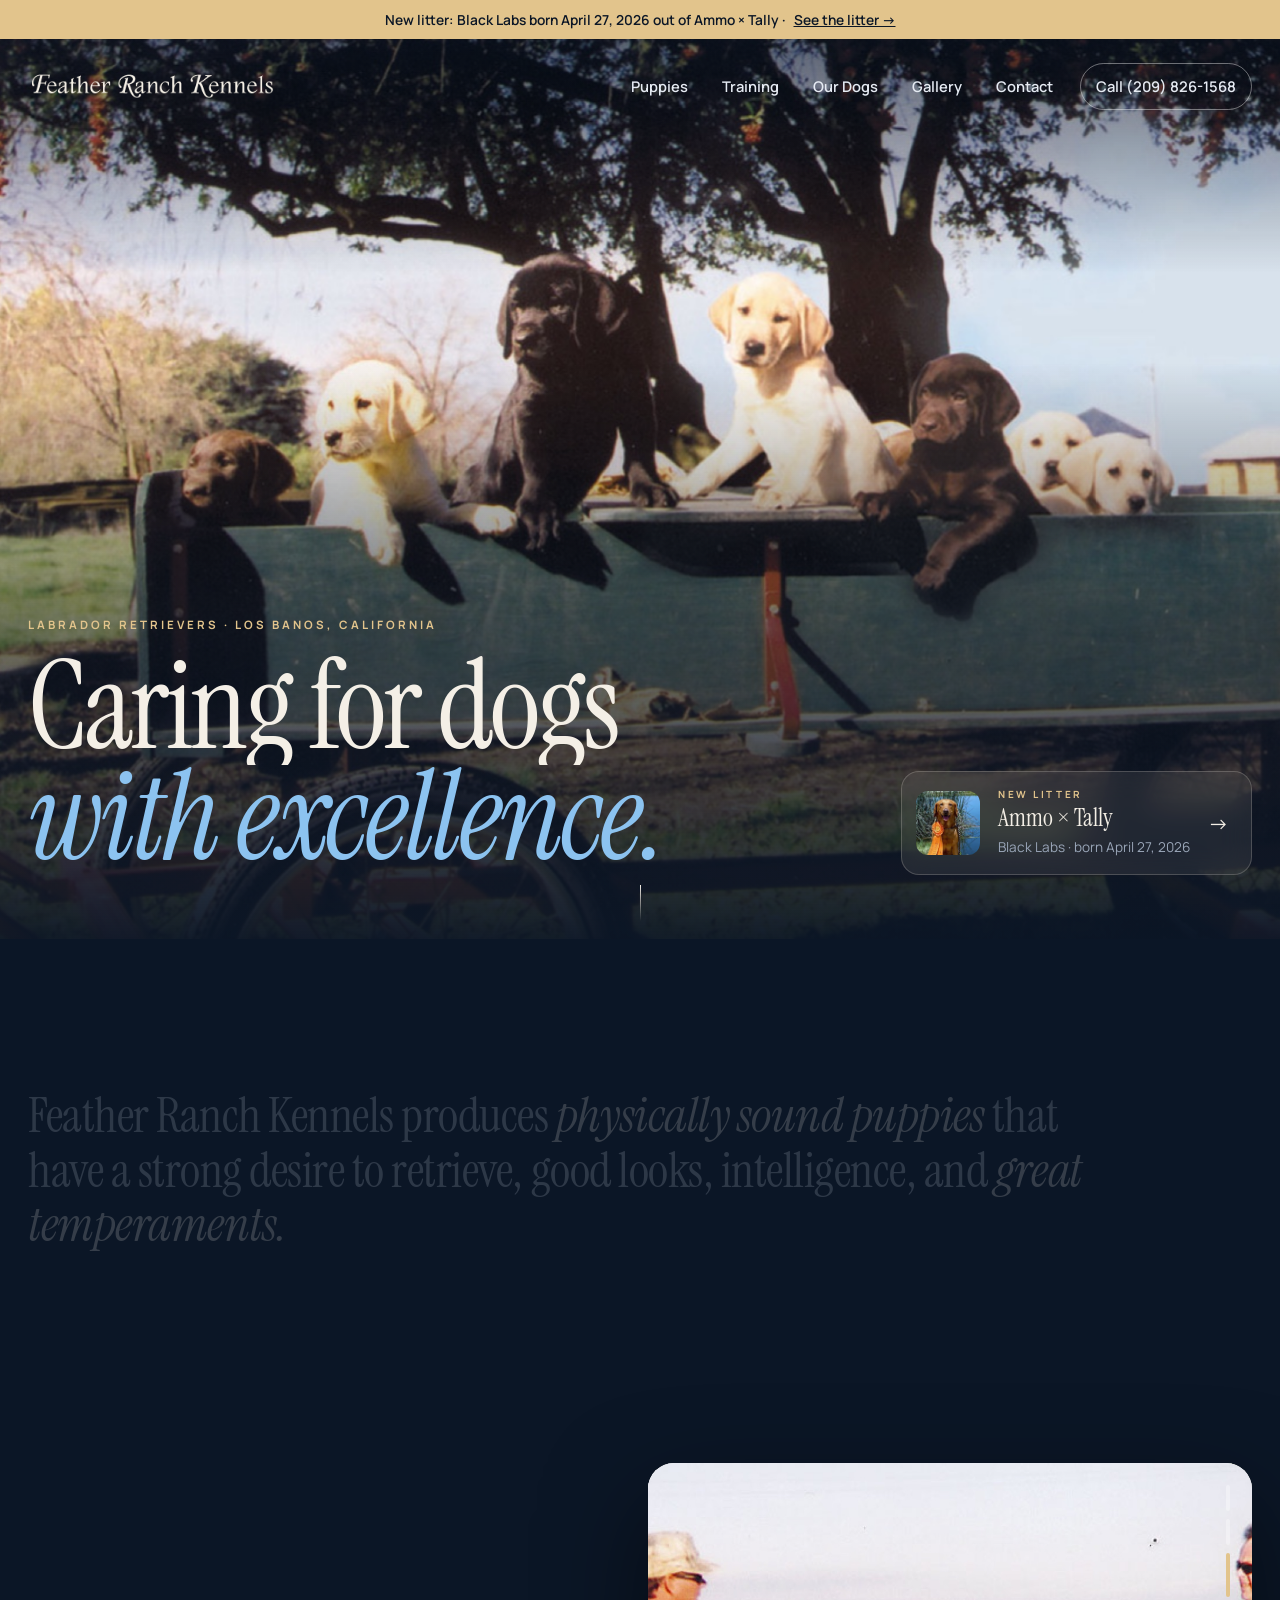
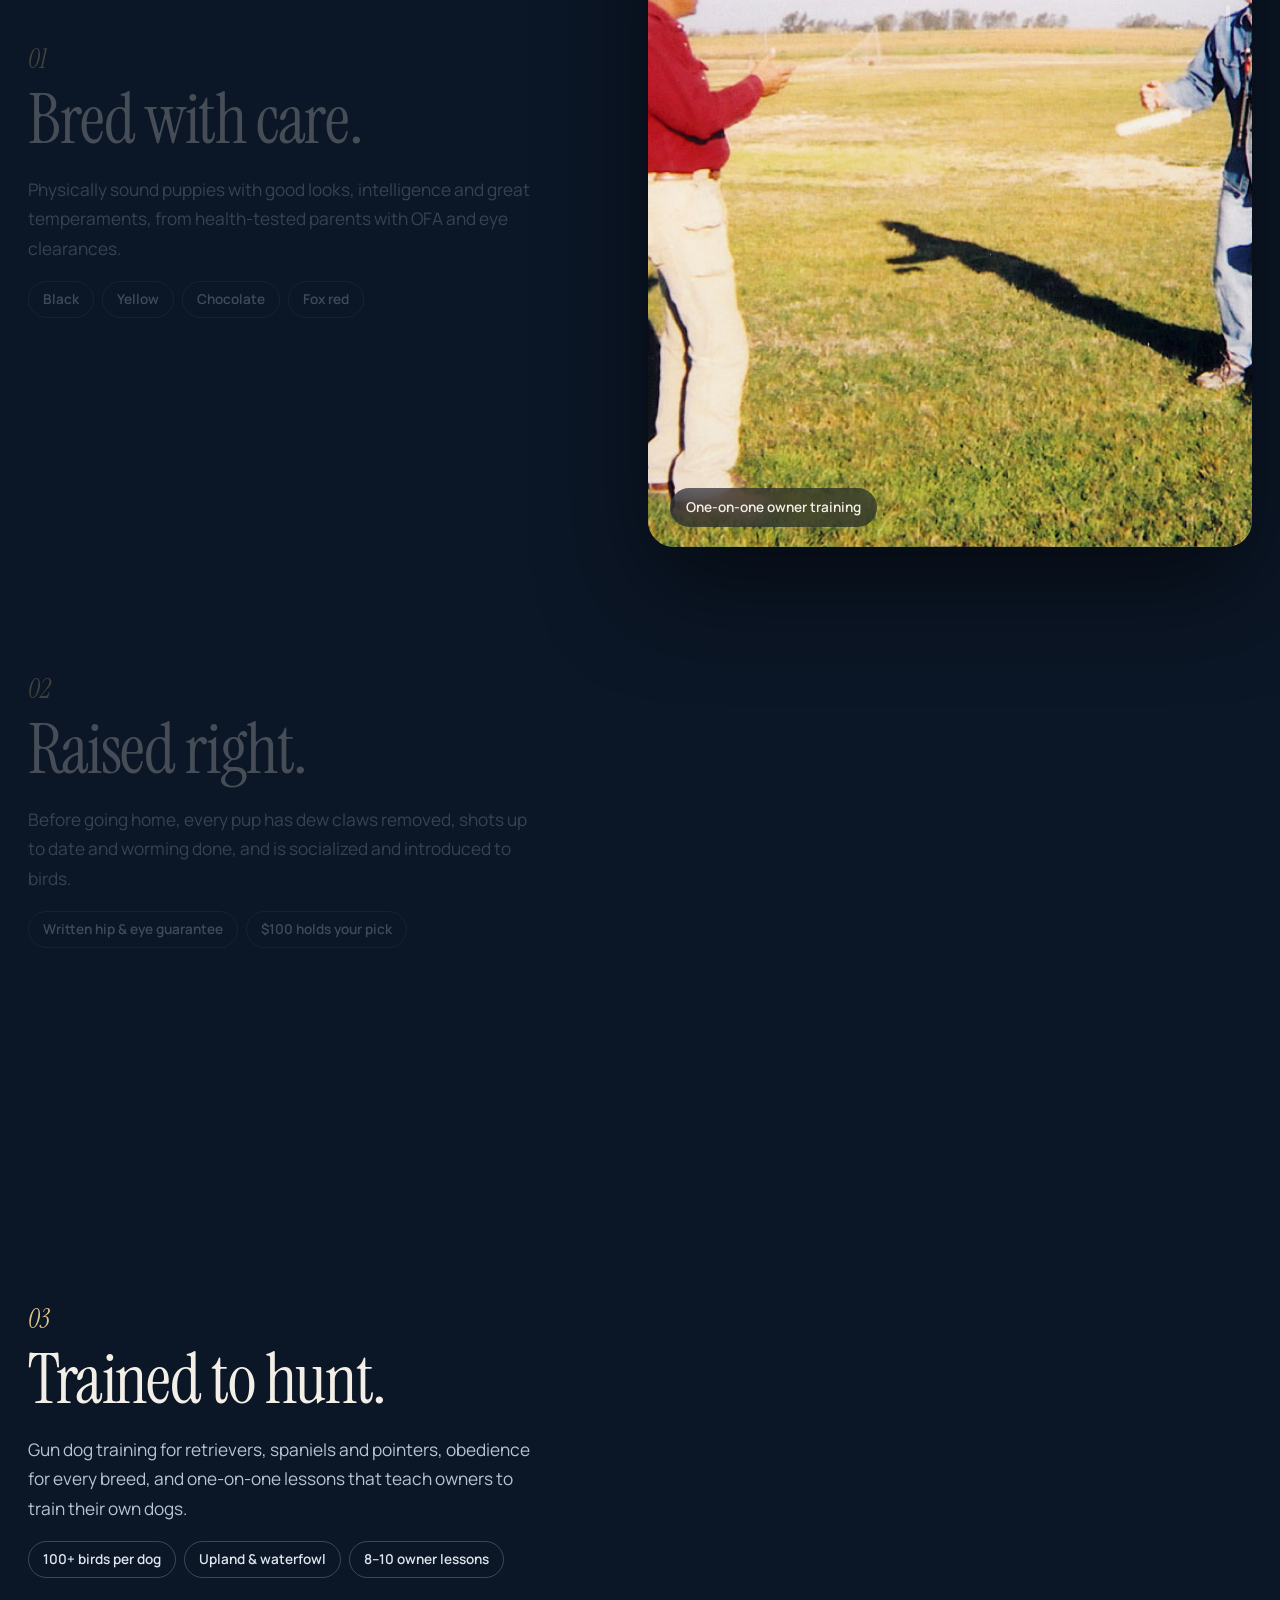
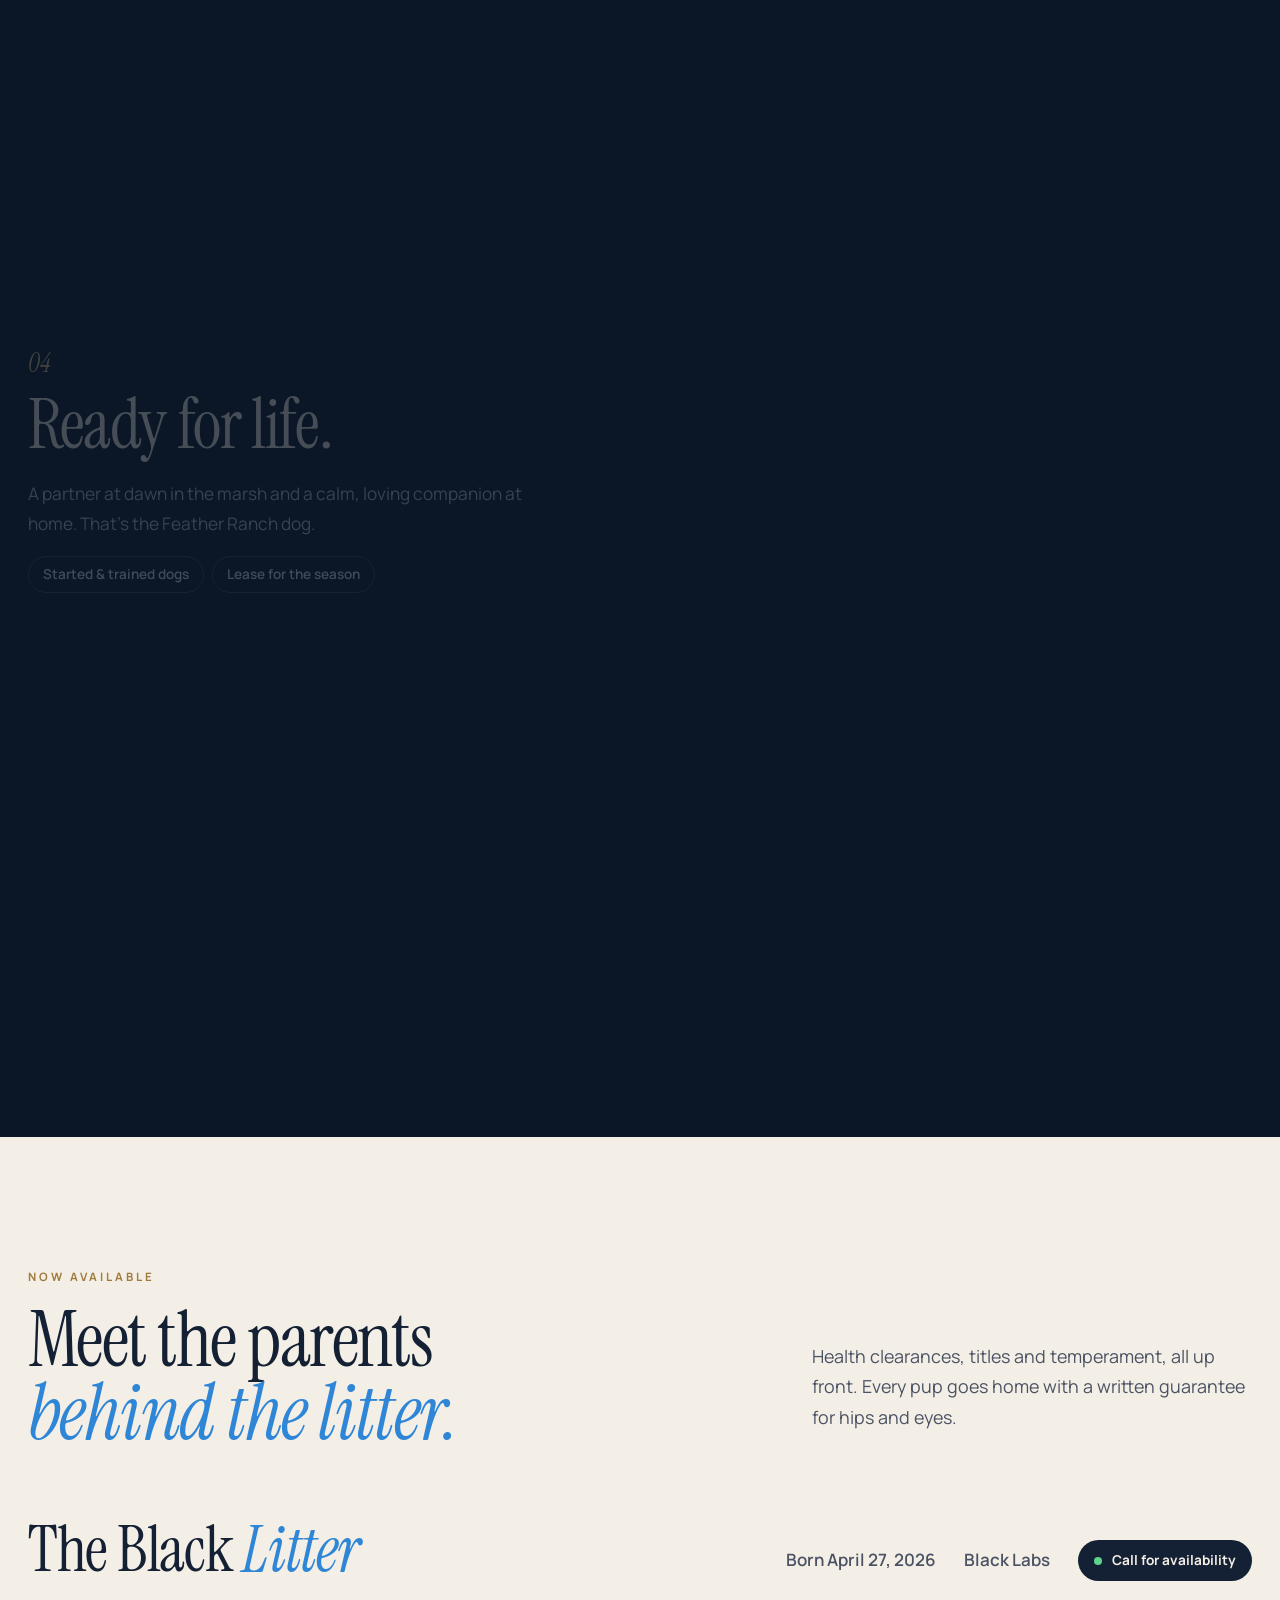
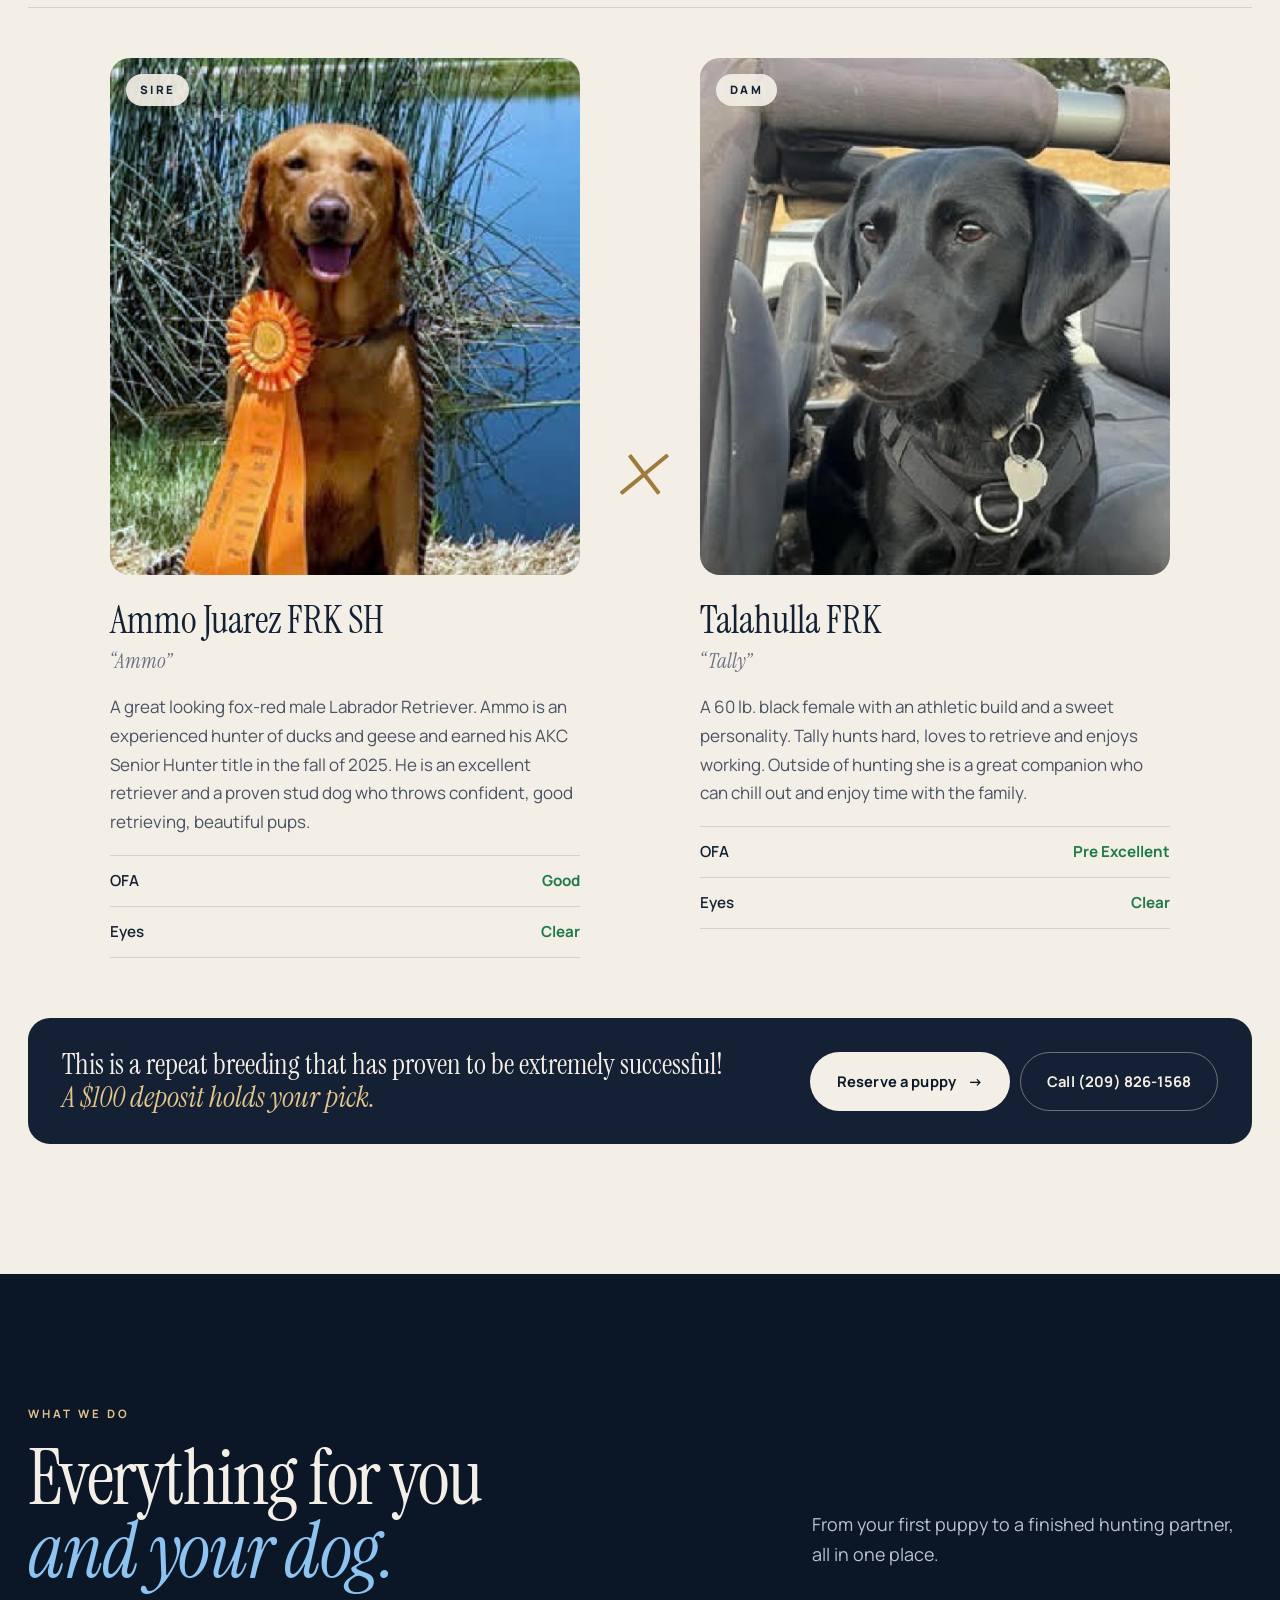
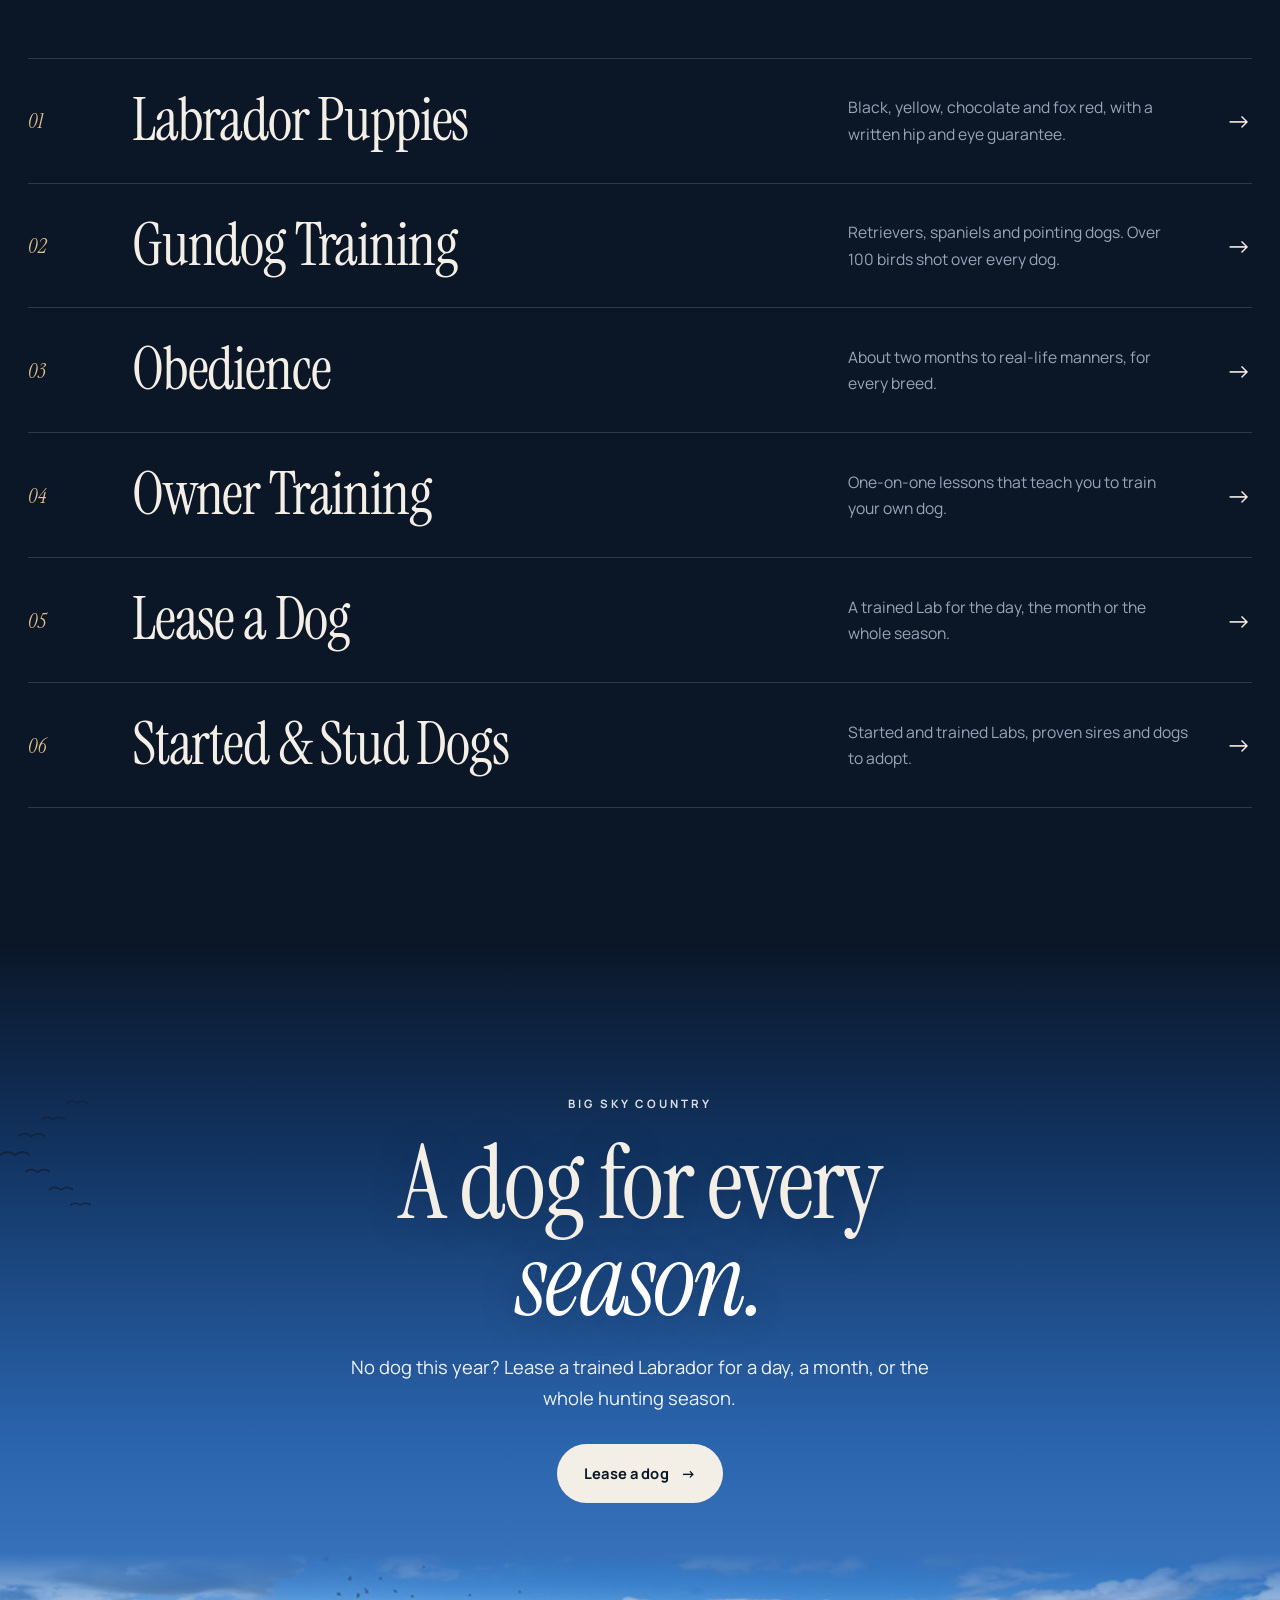
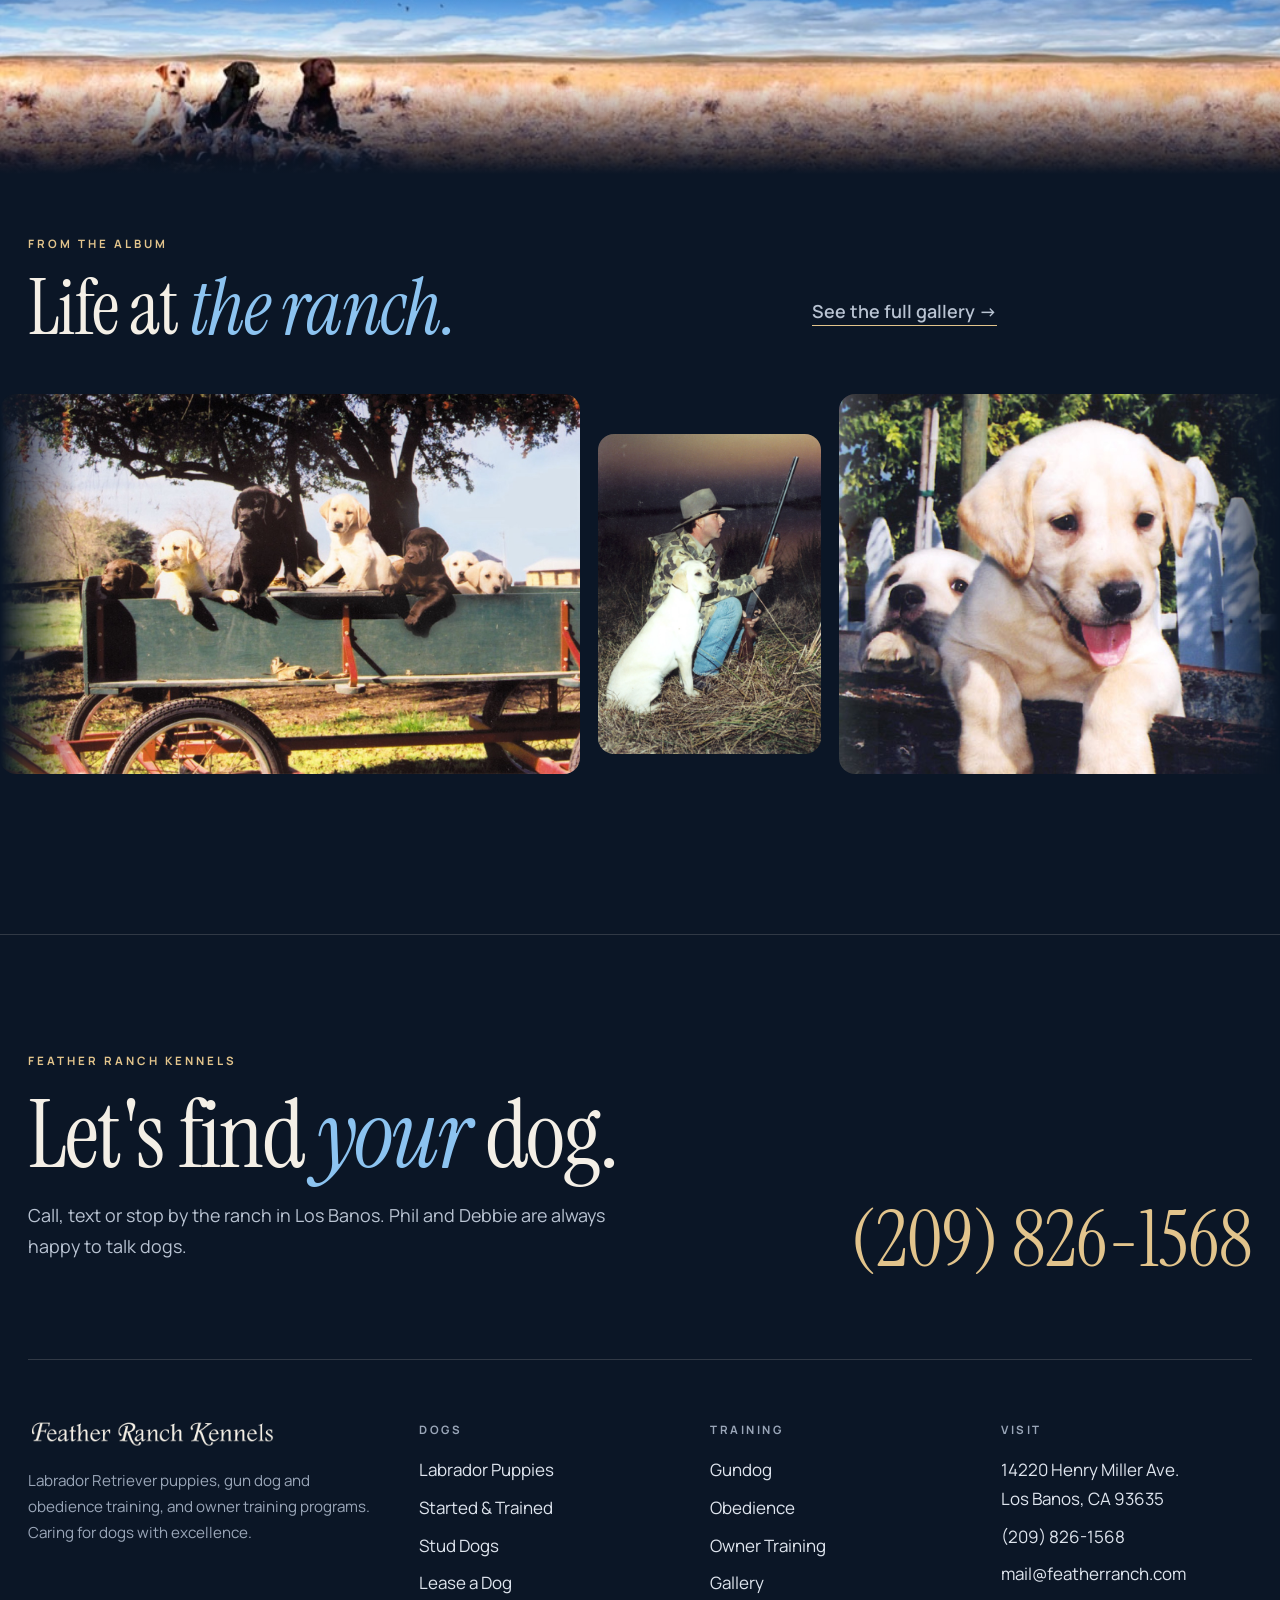
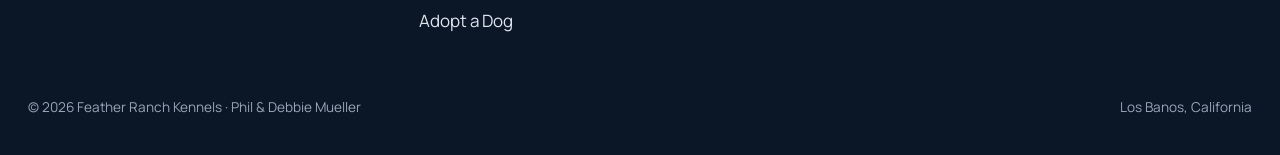
<file: index.html>
<!doctype html>
<html lang="en">
<head>
<meta charset="utf-8">
<meta name="viewport" content="width=device-width, initial-scale=1, viewport-fit=cover">
<title>Feather Ranch Kennels | Labrador Puppies & Gun Dog Training · Los Banos, CA</title>
<meta name="description" content="Black, yellow, chocolate and fox-red Labrador puppies, gun dog training, obedience and owner training from Phil and Debbie Mueller in Los Banos, California.">
<meta property="og:title" content="Feather Ranch Kennels | Labrador Puppies & Gun Dog Training · Los Banos, CA">
<meta property="og:description" content="Black, yellow, chocolate and fox-red Labrador puppies, gun dog training, obedience and owner training from Phil and Debbie Mueller in Los Banos, California.">
<meta property="og:image" content="images/wagon-pups.jpg">
<meta name="theme-color" content="#0b1626">
<link rel="icon" href="data:image/svg+xml,%3Csvg xmlns='http://www.w3.org/2000/svg' viewBox='0 0 64 64'%3E%3Crect width='64' height='64' rx='14' fill='%230b1626'/%3E%3Ctext x='32' y='46' font-family='Georgia' font-style='italic' font-size='40' fill='%23e2c48c' text-anchor='middle'%3EF%3C/text%3E%3C/svg%3E">
<link rel="preconnect" href="https://fonts.googleapis.com">
<link rel="preconnect" href="https://fonts.gstatic.com" crossorigin>
<link href="https://fonts.googleapis.com/css2?family=Instrument+Serif:ital@0;1&family=Manrope:wght@400;500;600;700;800&display=swap" rel="stylesheet">
<link rel="stylesheet" href="styles.css">
<script type="application/ld+json">{"@context":"https://schema.org","@type":"LocalBusiness","name":"Feather Ranch Kennels","description":"Labrador Retriever puppies, gun dog training, obedience training and owner training in Los Banos, California.","telephone":"+1-209-826-1568","email":"mail@featherranch.com","image":"images/wagon-pups.jpg","address":{"@type":"PostalAddress","streetAddress":"14220 Henry Miller Ave.","addressLocality":"Los Banos","addressRegion":"CA","postalCode":"93635","addressCountry":"US"}}</script>
</head>
<body>
<a class="skip" href="#main">Skip to content</a>
<div class="announce" id="announce" hidden></div>
<header class="site"><div class="wrap">
  <a class="brand" href="index.html" aria-label="Feather Ranch Kennels home"><img src="images/logo-white.png" alt="Feather Ranch Kennels" width="642" height="76"></a>
  <nav class="nav" aria-label="Main"><a href="puppies.html">Puppies</a><a href="training.html">Training</a><a href="dogs.html">Our Dogs</a><a href="gallery.html">Gallery</a><a href="contact.html">Contact</a><a class="call" href="tel:2098261568">Call <span class="callnum">(209) 826-1568</span></a><button class="menu-btn" aria-expanded="false" aria-controls="overlay-menu"><b>Menu</b><i></i></button></nav>
</div></header>
<div class="overlay-menu" id="overlay-menu"><a href="index.html" aria-current="page">Home</a><a href="puppies.html">Puppies</a><a href="training.html">Training</a><a href="dogs.html">Our Dogs</a><a href="gallery.html">Gallery</a><a href="contact.html">Contact</a><div class="meta">Phil &amp; Debbie Mueller<br><a href="tel:2098261568">(209) 826-1568</a><br><a href="mailto:mail@featherranch.com">mail@featherranch.com</a></div></div>
<main id="main">

<section class="hero">
  <div class="hero-media"><img src="images/wagon-pups.jpg" alt="A wagon full of black, yellow and chocolate Lab puppies" fetchpriority="high"></div>
  <div class="hero-copy"><div class="wrap">
    <div><span class="label">Labrador Retrievers · Los Banos, California</span>
      <h1><span class="rise"><span>Caring for dogs</span></span><span class="rise"><span><i>with excellence.</i></span></span></h1></div>
    <a class="now" href="#litter"><img src="images/ammo.jpg" alt=""><div><span class="label">New litter</span><b>Ammo × Tally</b><small>Black Labs · born April 27, 2026</small></div><span class="arrow">→</span></a>
  </div></div>
  <div class="scroll-cue" aria-hidden="true"></div>
</section>

<section class="statement wrap"><p id="statement">Feather Ranch Kennels produces <em>physically sound puppies</em> that have a strong desire to retrieve, good looks, intelligence, and <em>great temperaments.</em></p></section>

<section class="story wrap">
  <div class="steps">
    <article class="step" data-i="0"><img class="step-photo" src="images/yellow-pups-fence.jpg" alt="" loading="lazy" style="object-position:center 35%"><span class="num">01</span><h2>Bred with care.</h2><p>Physically sound puppies with good looks, intelligence and great temperaments, from health-tested parents with OFA and eye clearances.</p><ul class="tags"><li>Black</li><li>Yellow</li><li>Chocolate</li><li>Fox red</li></ul></article>
    <article class="step" data-i="1"><img class="step-photo" src="images/puppy-2.jpg" alt="" loading="lazy" style="object-position:center"><span class="num">02</span><h2>Raised right.</h2><p>Before going home, every pup has dew claws removed, shots up to date and worming done, and is socialized and introduced to birds.</p><ul class="tags"><li>Written hip &amp; eye guarantee</li><li>$100 holds your pick</li></ul></article>
    <article class="step" data-i="2"><img class="step-photo" src="images/ownertrain-1.jpg" alt="" loading="lazy" style="object-position:center"><span class="num">03</span><h2>Trained to hunt.</h2><p>Gun dog training for retrievers, spaniels and pointers, obedience for every breed, and one-on-one lessons that teach owners to train their own dogs.</p><ul class="tags"><li>100+ birds per dog</li><li>Upland &amp; waterfowl</li><li>8–10 owner lessons</li></ul></article>
    <article class="step" data-i="3"><img class="step-photo" src="images/marsh-yellow-lab.jpg" alt="" loading="lazy" style="object-position:center 55%"><span class="num">04</span><h2>Ready for life.</h2><p>A partner at dawn in the marsh and a calm, loving companion at home. That's the Feather Ranch dog.</p><ul class="tags"><li>Started &amp; trained dogs</li><li>Lease for the season</li></ul></article>
  </div>
  <div class="stage" aria-hidden="true">
    <div class="progress"><i class="on"></i><i></i><i></i><i></i></div>
    <figure class="show"><img src="images/yellow-pups-fence.jpg" alt="" style="object-position:center 35%"><figcaption>Bred at Feather Ranch</figcaption></figure>
    <figure><img src="images/puppy-2.jpg" alt=""><figcaption>Chocolate, yellow &amp; black</figcaption></figure>
    <figure><img src="images/ownertrain-1.jpg" alt=""><figcaption>One-on-one owner training</figcaption></figure>
    <figure><img src="images/marsh-yellow-lab.jpg" alt="" style="object-position:center 55%"><figcaption>Steady at dusk</figcaption></figure>
  </div>
</section>

<section class="paper chapter" id="litter" style="scroll-margin-top:60px"><div class="wrap">
  <div class="chapter-head reveal"><div><span class="label">Now available</span><h2>Meet the parents<br><i>behind the litter.</i></h2></div><p class="lede">Health clearances, titles and temperament, all up front. Every pup goes home with a written guarantee for hips and eyes.</p></div>
  <div id="litter-box" class="reveal"></div>
</div></section>

<section class="chapter"><div class="wrap">
  <div class="chapter-head reveal"><div><span class="label">What we do</span><h2>Everything for you<br><i>and your dog.</i></h2></div><p class="lede">From your first puppy to a finished hunting partner, all in one place.</p></div>
  <nav class="index reveal" aria-label="Services"><a href="puppies.html"><span class="n">01</span><img class="thumb" src="images/puppy-2.jpg" alt="" loading="lazy"><h3>Labrador Puppies</h3><p>Black, yellow, chocolate and fox red, with a written hip and eye guarantee.</p><span class="go">→</span></a><a href="training.html#gundog"><span class="n">02</span><img class="thumb" src="images/lease-pheasants.jpg" alt="" loading="lazy"><h3>Gundog Training</h3><p>Retrievers, spaniels and pointing dogs. Over 100 birds shot over every dog.</p><span class="go">→</span></a><a href="training.html#obedience"><span class="n">03</span><img class="thumb" src="images/obedience1.jpg" alt="" loading="lazy"><h3>Obedience</h3><p>About two months to real-life manners, for every breed.</p><span class="go">→</span></a><a href="training.html#owner"><span class="n">04</span><img class="thumb" src="images/ownertrain-1.jpg" alt="" loading="lazy"><h3>Owner Training</h3><p>One-on-one lessons that teach you to train your own dog.</p><span class="go">→</span></a><a href="dogs.html#lease"><span class="n">05</span><img class="thumb" src="images/lease-sunset-swim.jpg" alt="" loading="lazy"><h3>Lease a Dog</h3><p>A trained Lab for the day, the month or the whole season.</p><span class="go">→</span></a><a href="dogs.html"><span class="n">06</span><img class="thumb" src="images/ammo.jpg" alt="" loading="lazy"><h3>Started &amp; Stud Dogs</h3><p>Started and trained Labs, proven sires and dogs to adopt.</p><span class="go">→</span></a></nav>
  <div class="float-photo" aria-hidden="true"><img src="images/puppy-2.jpg" alt="" loading="lazy"><img src="images/lease-pheasants.jpg" alt="" loading="lazy"><img src="images/obedience1.jpg" alt="" loading="lazy"><img src="images/ownertrain-1.jpg" alt="" loading="lazy"><img src="images/lease-sunset-swim.jpg" alt="" loading="lazy"><img src="images/ammo.jpg" alt="" loading="lazy"></div>
</div></section>

<section class="sky"><div class="flock" aria-hidden="true"><svg class="duck" style="--d:0;--y:0px;--s:1" viewBox="0 0 40 16"><path class="w" d="M0 8 Q10 0 20 8 Q30 0 40 8" fill="none" stroke="#14213a" stroke-width="2.6" stroke-linecap="round"/></svg><svg class="duck" style="--d:0.35;--y:18px;--s:0.85" viewBox="0 0 40 16"><path class="w" d="M0 8 Q10 0 20 8 Q30 0 40 8" fill="none" stroke="#14213a" stroke-width="2.6" stroke-linecap="round"/></svg><svg class="duck" style="--d:0.7;--y:36px;--s:0.8" viewBox="0 0 40 16"><path class="w" d="M0 8 Q10 0 20 8 Q30 0 40 8" fill="none" stroke="#14213a" stroke-width="2.6" stroke-linecap="round"/></svg><svg class="duck" style="--d:0.25;--y:-18px;--s:0.9" viewBox="0 0 40 16"><path class="w" d="M0 8 Q10 0 20 8 Q30 0 40 8" fill="none" stroke="#14213a" stroke-width="2.6" stroke-linecap="round"/></svg><svg class="duck" style="--d:0.6;--y:-34px;--s:0.75" viewBox="0 0 40 16"><path class="w" d="M0 8 Q10 0 20 8 Q30 0 40 8" fill="none" stroke="#14213a" stroke-width="2.6" stroke-linecap="round"/></svg><svg class="duck" style="--d:1.0;--y:52px;--s:0.7" viewBox="0 0 40 16"><path class="w" d="M0 8 Q10 0 20 8 Q30 0 40 8" fill="none" stroke="#14213a" stroke-width="2.6" stroke-linecap="round"/></svg><svg class="duck" style="--d:0.95;--y:-50px;--s:0.7" viewBox="0 0 40 16"><path class="w" d="M0 8 Q10 0 20 8 Q30 0 40 8" fill="none" stroke="#14213a" stroke-width="2.6" stroke-linecap="round"/></svg></div><div class="wrap reveal"><span class="label">Big sky country</span><h2 style="margin-top:18px">A dog for every<br><i>season.</i></h2><p>No dog this year? Lease a trained Labrador for a day, a month, or the whole hunting season.</p><a class="btn btn-cream" href="dogs.html#lease">Lease a dog <span>→</span></a></div><img class="sky-strip" src="images/panorama.jpg" alt="Three Labradors resting in a golden field under a big sky" loading="lazy"></section>

<section class="chapter" style="padding-top:60px"><div class="wrap"><div class="chapter-head reveal" style="margin-bottom:40px"><div><span class="label">From the album</span><h2>Life at <i>the ranch.</i></h2></div><p class="lede"><a class="link-line" href="gallery.html">See the full gallery →</a></p></div></div>
  <div class="reel"><div class="reel-track"><figure><img src="images/wagon-pups.jpg" alt="The spring litter" data-zoom data-caption="The spring litter" loading="lazy"></figure><figure><img src="images/marsh-yellow-lab.jpg" alt="Steady at dusk" data-zoom data-caption="Steady at dusk" loading="lazy"></figure><figure><img src="images/puppy-3.jpg" alt="Pick of the litter" data-zoom data-caption="Pick of the litter" loading="lazy"></figure><figure><img src="images/ownertrain-1.jpg" alt="Owner training" data-zoom data-caption="Owner training" loading="lazy"></figure><figure><img src="images/lease-sunset-swim.jpg" alt="A sunset retrieve" data-zoom data-caption="A sunset retrieve" loading="lazy"></figure><figure><img src="images/yellow-pups-fence.jpg" alt="Four of a kind" data-zoom data-caption="Four of a kind" loading="lazy"></figure><figure><img src="images/tally.jpg" alt="Tally" data-zoom data-caption="Tally" loading="lazy"></figure><figure><img src="images/obedience1.jpg" alt="Obedience for all breeds" data-zoom data-caption="Obedience for all breeds" loading="lazy"></figure><figure><img src="images/puppy-2.jpg" alt="Chocolate, yellow and black" data-zoom data-caption="Chocolate, yellow and black" loading="lazy"></figure><figure><img src="images/lease-pheasants.jpg" alt="Pheasant day" data-zoom data-caption="Pheasant day" loading="lazy"></figure><figure><img src="images/ammo.jpg" alt="Ammo, Senior Hunter" data-zoom data-caption="Ammo, Senior Hunter" loading="lazy"></figure><figure><img src="images/ownertrain-2.jpg" alt="Every breed welcome" data-zoom data-caption="Every breed welcome" loading="lazy"></figure></div></div>
</section>
</main>
<footer class="site"><div class="wrap">
  <div class="foot-cta reveal"><div><span class="label">Feather Ranch Kennels</span><h2 style="margin-top:16px">Let's find <i>your</i> dog.</h2><p class="lede" style="margin-top:20px">Call, text or stop by the ranch in Los Banos. Phil and Debbie are always happy to talk dogs.</p></div><a class="big-phone" href="tel:2098261568">(209) 826-1568</a></div>
  <div class="foot-grid">
    <div><img src="images/logo-white.png" alt="Feather Ranch Kennels" width="642" height="76"><p>Labrador Retriever puppies, gun dog and obedience training, and owner training programs. Caring for dogs with excellence.</p></div>
    <div><h4>Dogs</h4><ul><li><a href="puppies.html">Labrador Puppies</a></li><li><a href="dogs.html#started">Started &amp; Trained</a></li><li><a href="dogs.html#stud">Stud Dogs</a></li><li><a href="dogs.html#lease">Lease a Dog</a></li><li><a href="dogs.html#adopt">Adopt a Dog</a></li></ul></div>
    <div><h4>Training</h4><ul><li><a href="training.html#gundog">Gundog</a></li><li><a href="training.html#obedience">Obedience</a></li><li><a href="training.html#owner">Owner Training</a></li><li><a href="gallery.html">Gallery</a></li></ul></div>
    <div><h4>Visit</h4><ul><li><a href="https://www.google.com/maps/dir/?api=1&destination=14220+Henry+Miller+Ave,+Los+Banos,+CA+93635" target="_blank" rel="noopener">14220 Henry Miller Ave.<br>Los Banos, CA 93635</a></li><li><a href="tel:2098261568">(209) 826-1568</a></li><li><a href="mailto:mail@featherranch.com">mail@featherranch.com</a></li></ul></div>
  </div>
  <div class="foot-bottom"><span>© <span id="year">2026</span> Feather Ranch Kennels · Phil &amp; Debbie Mueller</span><span>Los Banos, California</span></div>
</div></footer>
<div class="callbar"><a class="btn btn-cream" href="tel:2098261568">Call</a><a class="btn btn-ghost" href="sms:2098261568">Text</a></div>
<script src="content.js"></script>
<script src="site.js"></script>
</body>
</html>
</file>
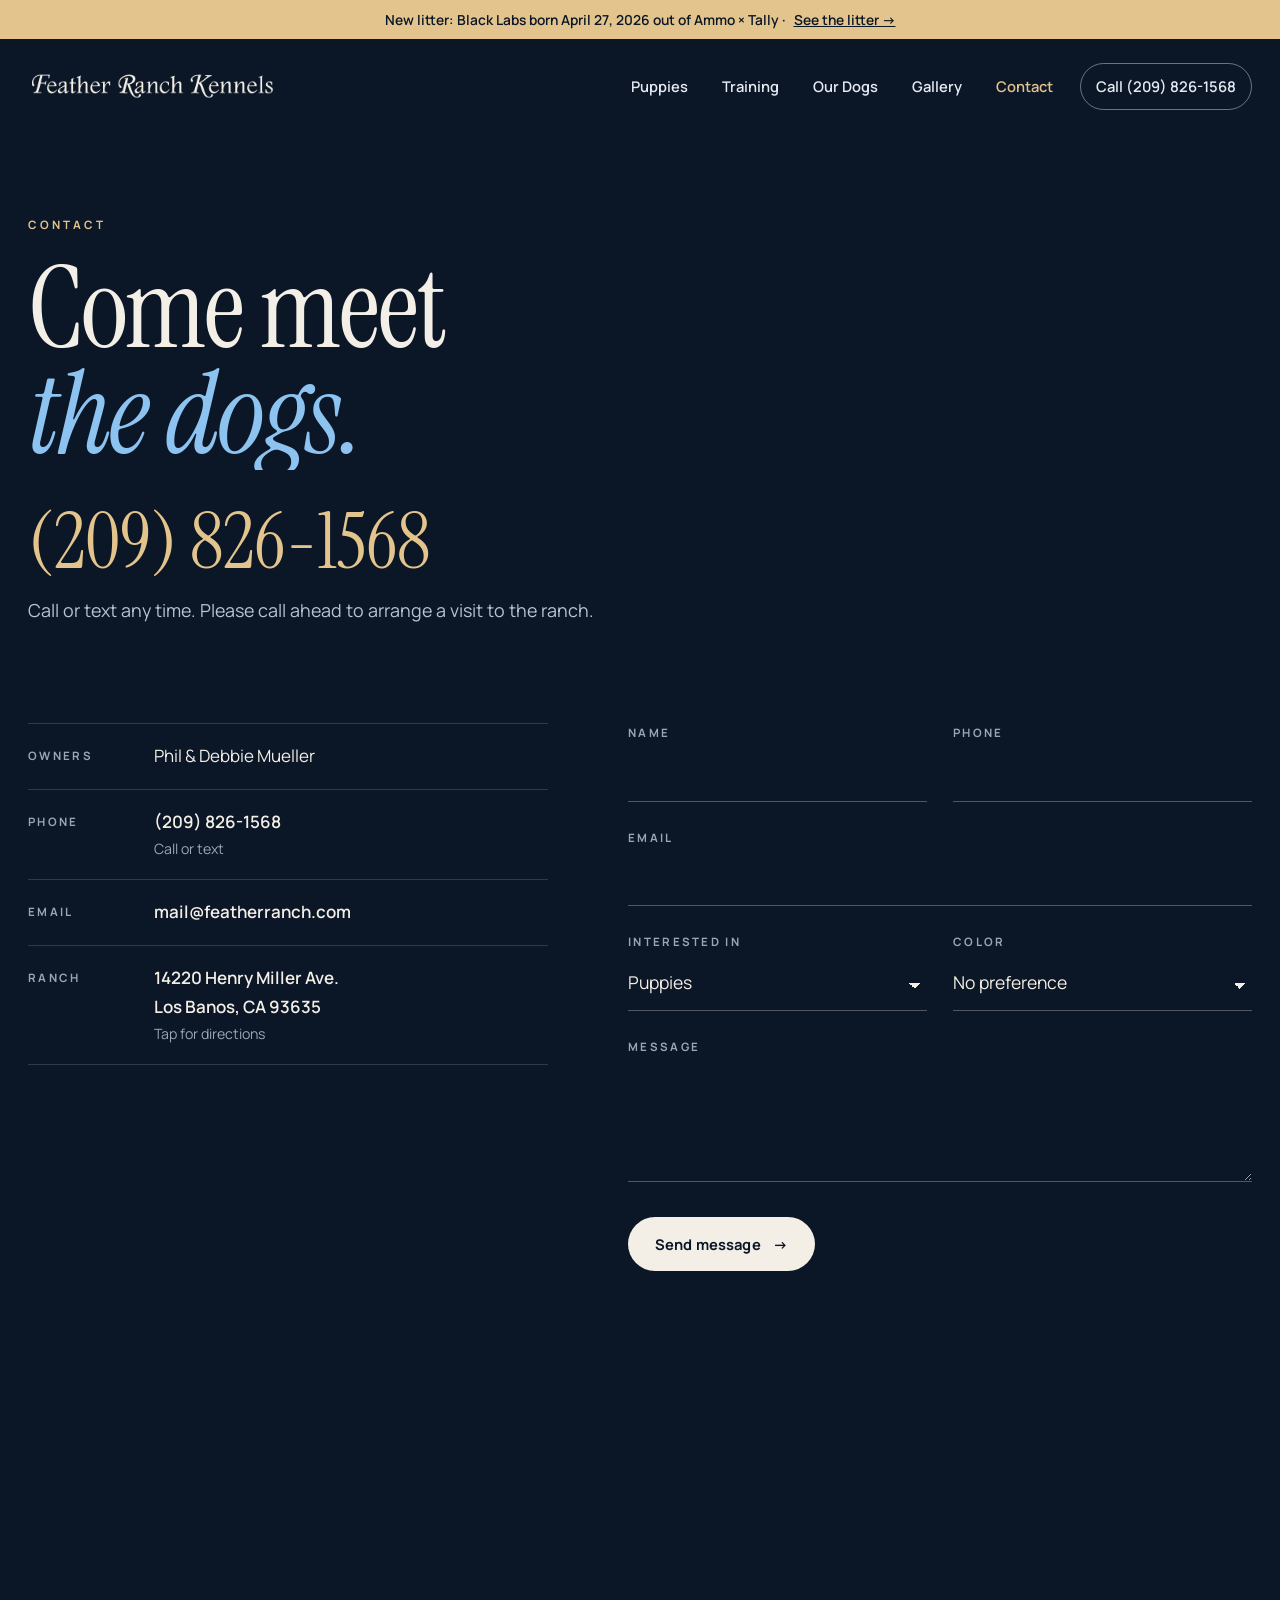
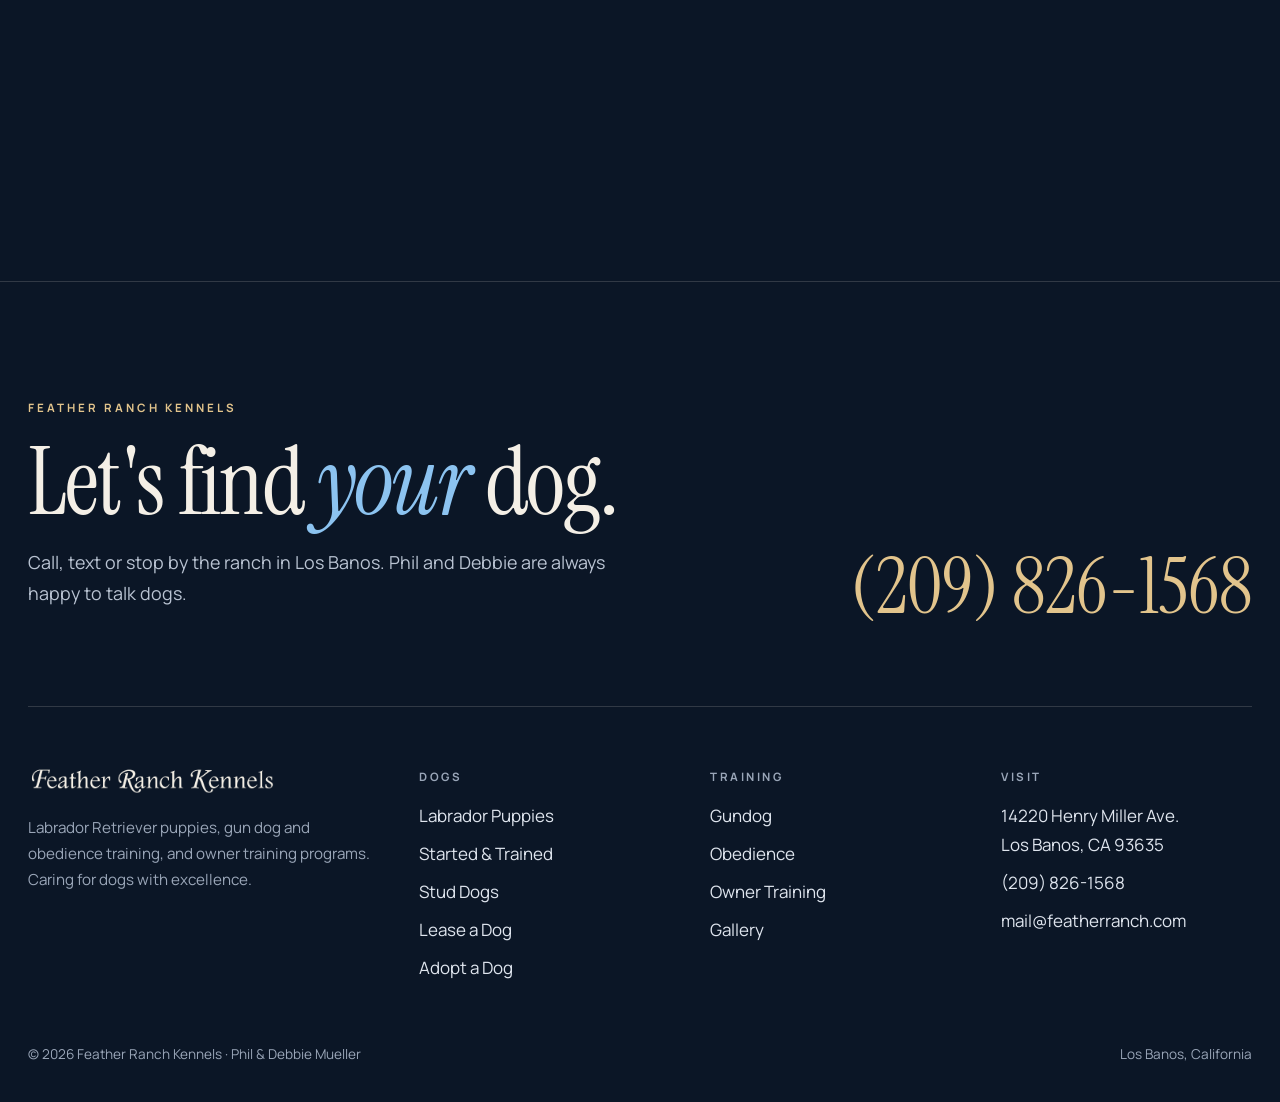
<file: contact.html>
<!doctype html>
<html lang="en">
<head>
<meta charset="utf-8">
<meta name="viewport" content="width=device-width, initial-scale=1, viewport-fit=cover">
<title>Contact & Directions | Feather Ranch Kennels · Los Banos, CA</title>
<meta name="description" content="Call (209) 826-1568 or send a message to Feather Ranch Kennels, 14220 Henry Miller Ave., Los Banos, CA 93635.">
<meta property="og:title" content="Contact & Directions | Feather Ranch Kennels · Los Banos, CA">
<meta property="og:description" content="Call (209) 826-1568 or send a message to Feather Ranch Kennels, 14220 Henry Miller Ave., Los Banos, CA 93635.">
<meta property="og:image" content="images/wagon-pups.jpg">
<meta name="theme-color" content="#0b1626">
<link rel="icon" href="data:image/svg+xml,%3Csvg xmlns='http://www.w3.org/2000/svg' viewBox='0 0 64 64'%3E%3Crect width='64' height='64' rx='14' fill='%230b1626'/%3E%3Ctext x='32' y='46' font-family='Georgia' font-style='italic' font-size='40' fill='%23e2c48c' text-anchor='middle'%3EF%3C/text%3E%3C/svg%3E">
<link rel="preconnect" href="https://fonts.googleapis.com">
<link rel="preconnect" href="https://fonts.gstatic.com" crossorigin>
<link href="https://fonts.googleapis.com/css2?family=Instrument+Serif:ital@0;1&family=Manrope:wght@400;500;600;700;800&display=swap" rel="stylesheet">
<link rel="stylesheet" href="styles.css">

</head>
<body>
<a class="skip" href="#main">Skip to content</a>
<div class="announce" id="announce" hidden></div>
<header class="site"><div class="wrap">
  <a class="brand" href="index.html" aria-label="Feather Ranch Kennels home"><img src="images/logo-white.png" alt="Feather Ranch Kennels" width="642" height="76"></a>
  <nav class="nav" aria-label="Main"><a href="puppies.html">Puppies</a><a href="training.html">Training</a><a href="dogs.html">Our Dogs</a><a href="gallery.html">Gallery</a><a href="contact.html" aria-current="page">Contact</a><a class="call" href="tel:2098261568">Call <span class="callnum">(209) 826-1568</span></a><button class="menu-btn" aria-expanded="false" aria-controls="overlay-menu"><b>Menu</b><i></i></button></nav>
</div></header>
<div class="overlay-menu" id="overlay-menu"><a href="index.html">Home</a><a href="puppies.html">Puppies</a><a href="training.html">Training</a><a href="dogs.html">Our Dogs</a><a href="gallery.html">Gallery</a><a href="contact.html" aria-current="page">Contact</a><div class="meta">Phil &amp; Debbie Mueller<br><a href="tel:2098261568">(209) 826-1568</a><br><a href="mailto:mail@featherranch.com">mail@featherranch.com</a></div></div>
<main id="main">

<section class="contact-top"><div class="wrap">
  <span class="label">Contact</span>
  <h1 style="margin-top:20px"><span class="rise"><span>Come meet</span></span><span class="rise"><span><i>the dogs.</i></span></span></h1>
  <a class="big-phone" href="tel:2098261568">(209) 826-1568</a>
  <p class="lede">Call or text any time. Please call ahead to arrange a visit to the ranch.</p>
</div></section>
<section><div class="wrap contact-grid">
  <div class="info reveal"><dl>
    <div><dt>Owners</dt><dd>Phil &amp; Debbie Mueller</dd></div>
    <div><dt>Phone</dt><dd><a href="tel:2098261568">(209) 826-1568</a><small>Call or text</small></dd></div>
    <div><dt>Email</dt><dd><a href="mailto:mail@featherranch.com">mail@featherranch.com</a></dd></div>
    <div><dt>Ranch</dt><dd><a href="https://www.google.com/maps/dir/?api=1&destination=14220+Henry+Miller+Ave,+Los+Banos,+CA+93635" target="_blank" rel="noopener">14220 Henry Miller Ave.<br>Los Banos, CA 93635</a><small>Tap for directions</small></dd></div>
  </dl></div>
  <form class="form reveal" id="contact-form">
    <div class="row"><div class="field"><label for="f-name">Name</label><input id="f-name" name="name" required autocomplete="name"></div><div class="field"><label for="f-phone">Phone</label><input id="f-phone" name="phone" type="tel" autocomplete="tel"></div></div>
    <div class="field"><label for="f-email">Email</label><input id="f-email" name="email" type="email" required autocomplete="email"></div>
    <div class="row"><div class="field"><label for="f-interest">Interested in</label><select id="f-interest" name="interest"><option>Puppies</option><option>Gundog Training</option><option>Obedience Training</option><option>Owner Training</option><option>Started and Trained Dogs</option><option>Stud Dogs</option><option>Lease a Dog</option><option>Adopt a Dog</option><option>Something else</option></select></div>
    <div class="field"><label for="f-color">Color</label><select id="f-color" name="color"><option value="">No preference</option><option>Black</option><option>Yellow</option><option>Chocolate</option><option>Fox Red</option></select></div></div>
    <div class="field"><label for="f-msg">Message</label><textarea id="f-msg" name="message" required></textarea></div>
    <button class="btn btn-cream" type="submit">Send message <span>→</span></button>
    <p class="form-done" role="status">Thank you! Your email app should open with your message ready to send. If it doesn't, call us at (209) 826-1568.</p>
  </form>
</div></section>
<section id="map" style="padding-bottom:40px"><div class="wrap reveal"><iframe class="map" title="Map to Feather Ranch Kennels" loading="lazy" referrerpolicy="no-referrer-when-downgrade" src="https://www.google.com/maps?q=14220+Henry+Miller+Ave,+Los+Banos,+CA+93635&output=embed"></iframe></div></section>
</main>
<footer class="site"><div class="wrap">
  <div class="foot-cta reveal"><div><span class="label">Feather Ranch Kennels</span><h2 style="margin-top:16px">Let's find <i>your</i> dog.</h2><p class="lede" style="margin-top:20px">Call, text or stop by the ranch in Los Banos. Phil and Debbie are always happy to talk dogs.</p></div><a class="big-phone" href="tel:2098261568">(209) 826-1568</a></div>
  <div class="foot-grid">
    <div><img src="images/logo-white.png" alt="Feather Ranch Kennels" width="642" height="76"><p>Labrador Retriever puppies, gun dog and obedience training, and owner training programs. Caring for dogs with excellence.</p></div>
    <div><h4>Dogs</h4><ul><li><a href="puppies.html">Labrador Puppies</a></li><li><a href="dogs.html#started">Started &amp; Trained</a></li><li><a href="dogs.html#stud">Stud Dogs</a></li><li><a href="dogs.html#lease">Lease a Dog</a></li><li><a href="dogs.html#adopt">Adopt a Dog</a></li></ul></div>
    <div><h4>Training</h4><ul><li><a href="training.html#gundog">Gundog</a></li><li><a href="training.html#obedience">Obedience</a></li><li><a href="training.html#owner">Owner Training</a></li><li><a href="gallery.html">Gallery</a></li></ul></div>
    <div><h4>Visit</h4><ul><li><a href="https://www.google.com/maps/dir/?api=1&destination=14220+Henry+Miller+Ave,+Los+Banos,+CA+93635" target="_blank" rel="noopener">14220 Henry Miller Ave.<br>Los Banos, CA 93635</a></li><li><a href="tel:2098261568">(209) 826-1568</a></li><li><a href="mailto:mail@featherranch.com">mail@featherranch.com</a></li></ul></div>
  </div>
  <div class="foot-bottom"><span>© <span id="year">2026</span> Feather Ranch Kennels · Phil &amp; Debbie Mueller</span><span>Los Banos, California</span></div>
</div></footer>
<div class="callbar"><a class="btn btn-cream" href="tel:2098261568">Call</a><a class="btn btn-ghost" href="sms:2098261568">Text</a></div>
<script src="content.js"></script>
<script src="site.js"></script>
</body>
</html>
</file>
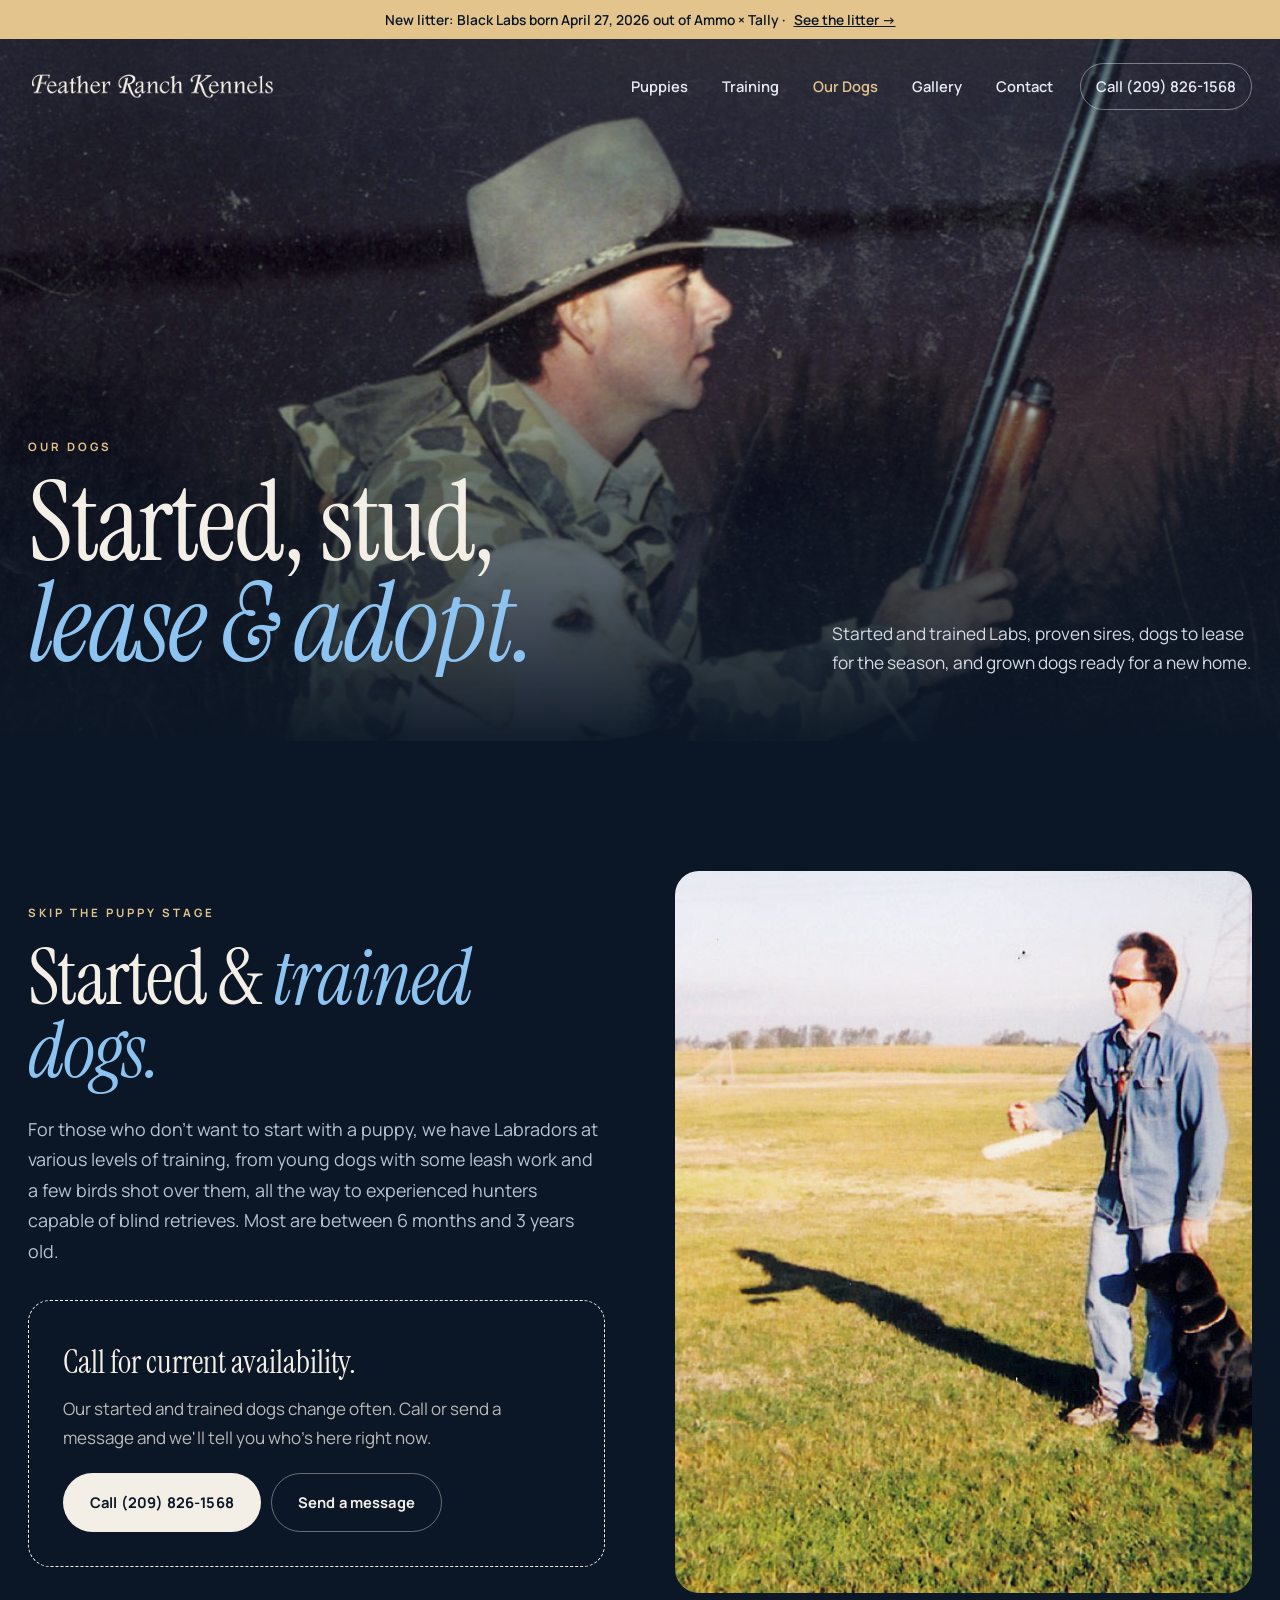
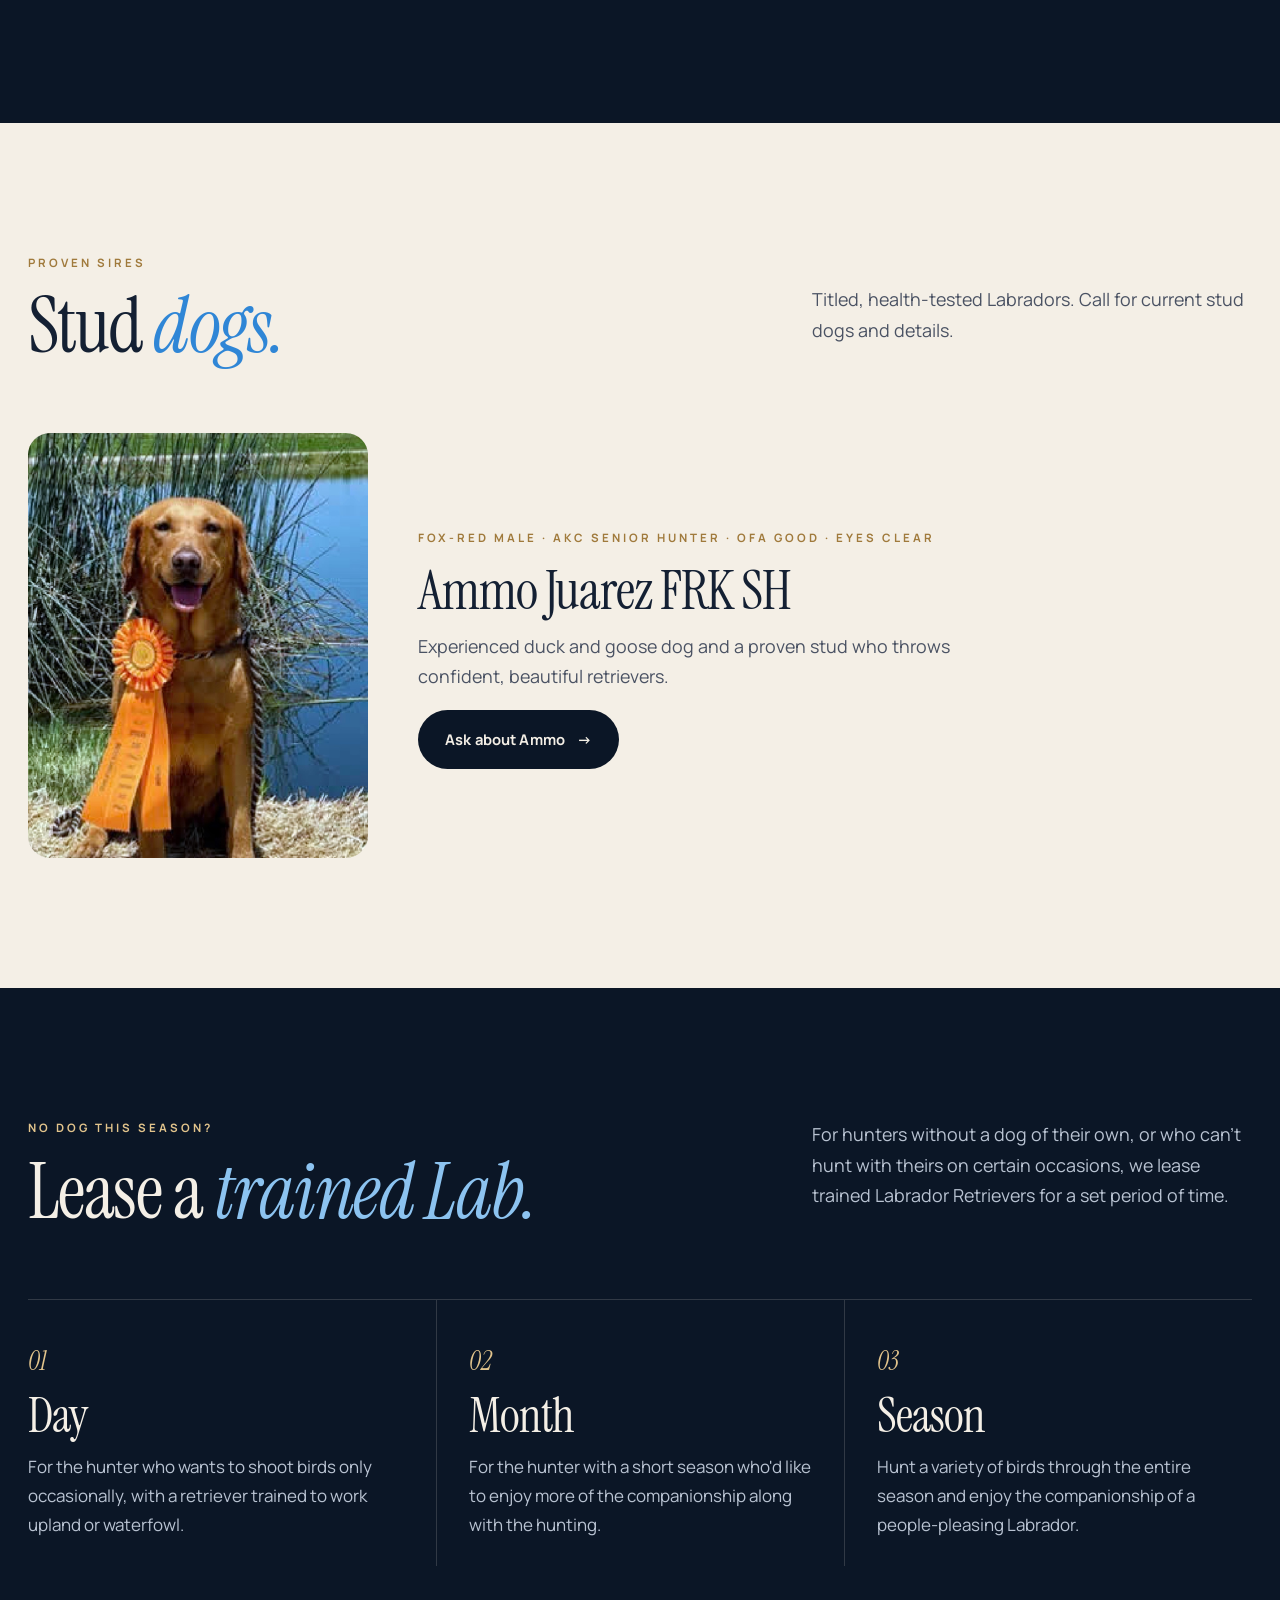
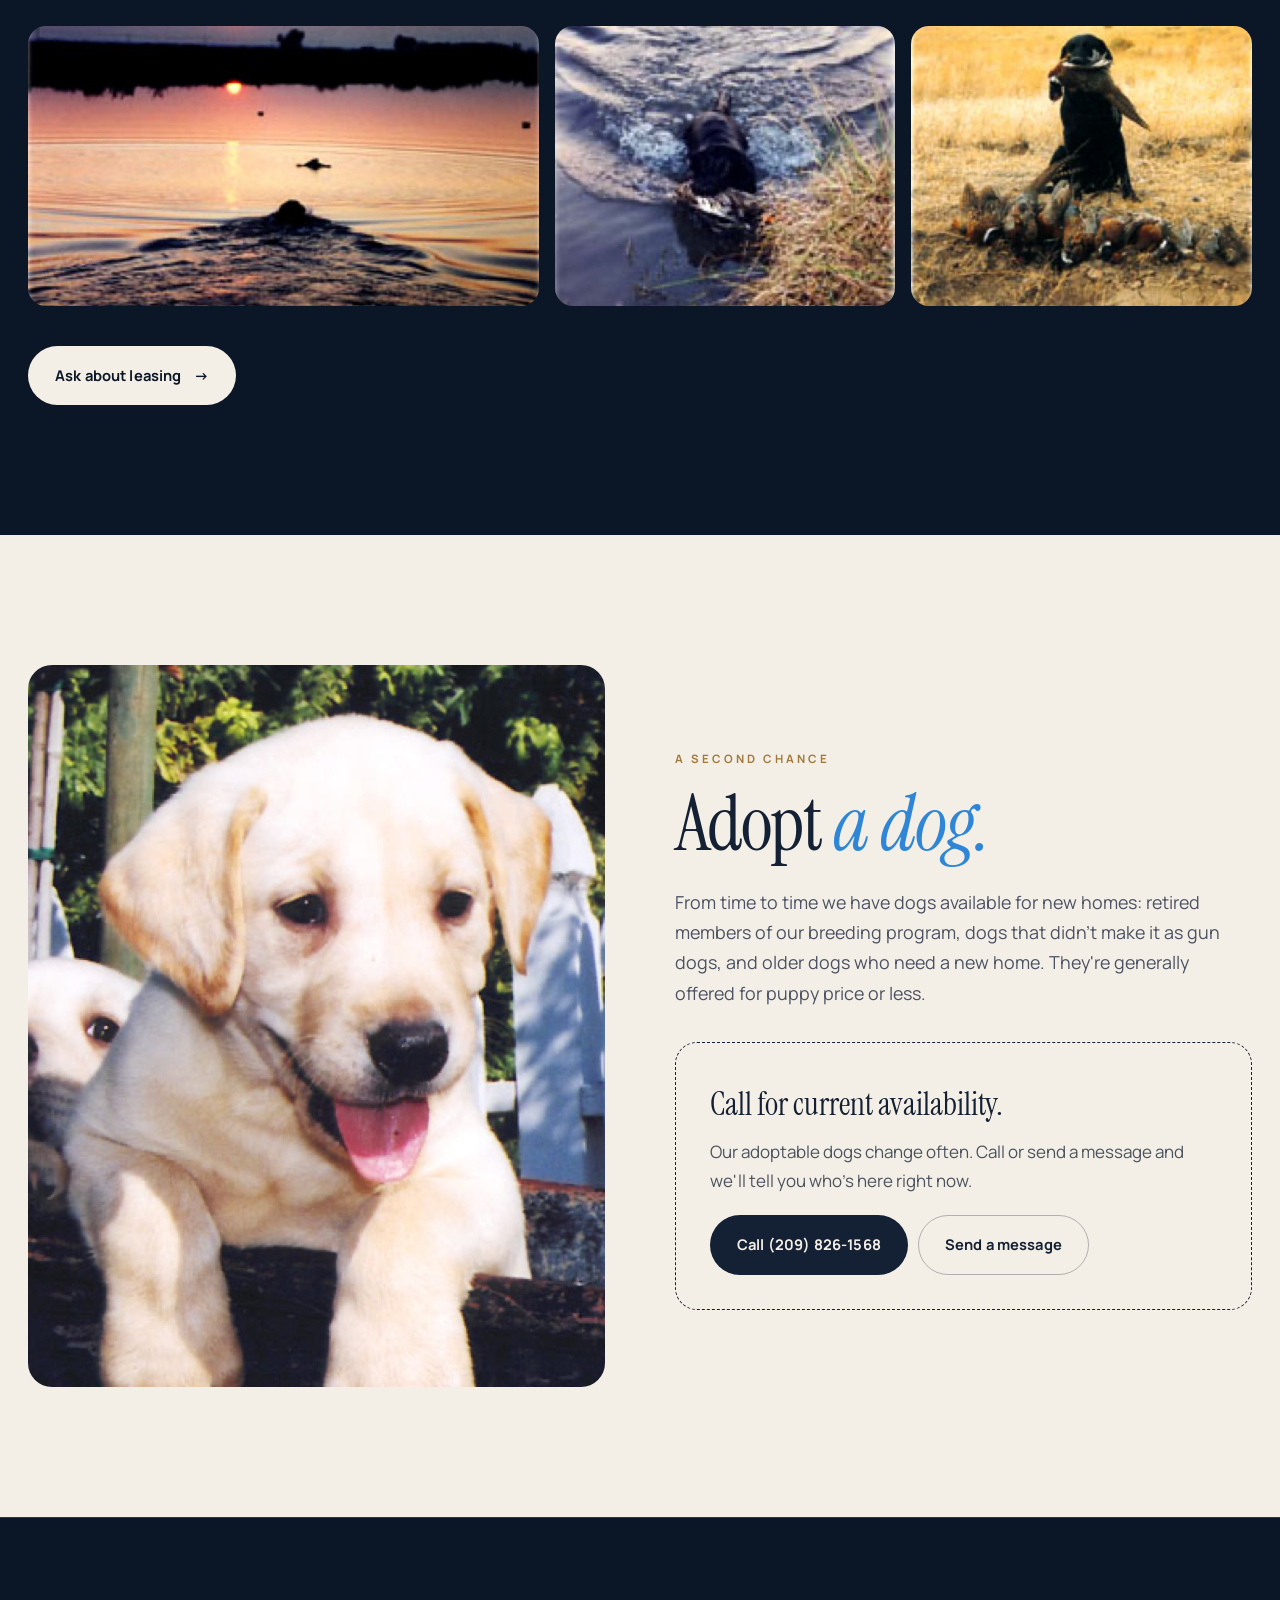
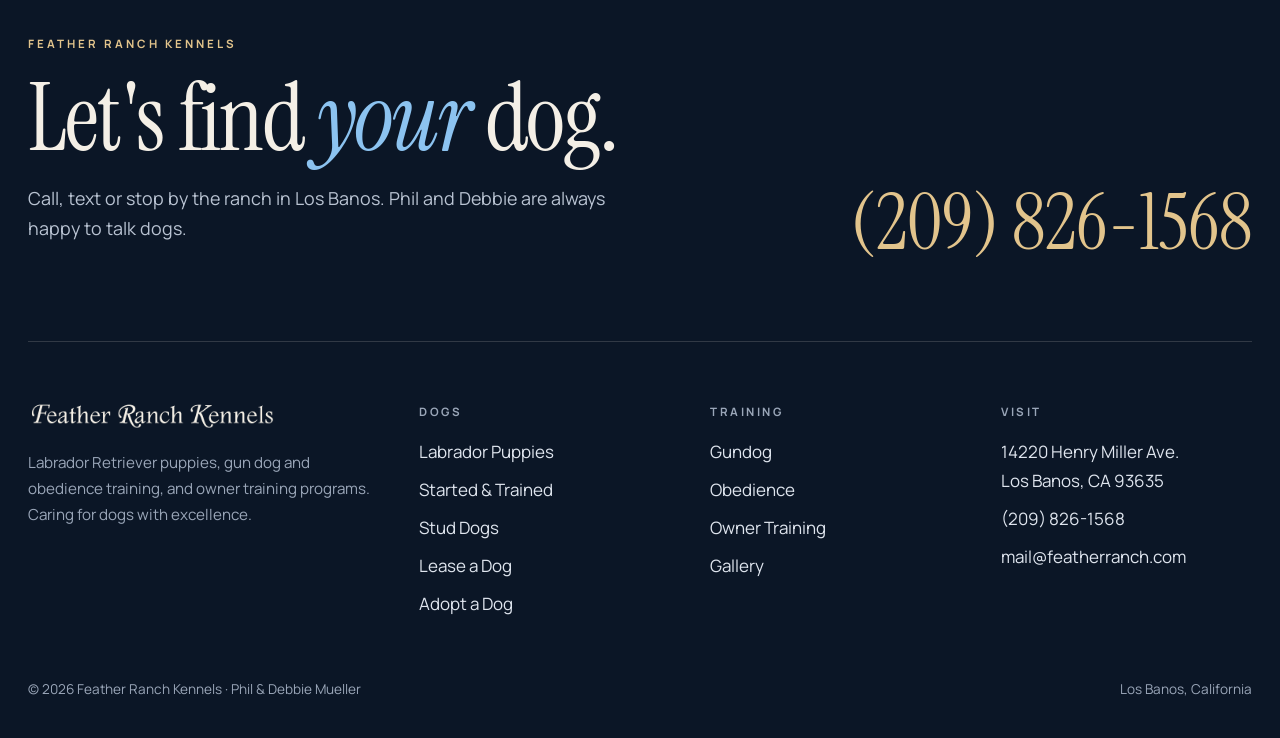
<file: dogs.html>
<!doctype html>
<html lang="en">
<head>
<meta charset="utf-8">
<meta name="viewport" content="width=device-width, initial-scale=1, viewport-fit=cover">
<title>Started Dogs, Stud Dogs, Lease & Adopt | Feather Ranch Kennels</title>
<meta name="description" content="Started and trained Labradors, proven stud dogs, trained Labs to lease by the day, month or season, and adult dogs available for adoption.">
<meta property="og:title" content="Started Dogs, Stud Dogs, Lease & Adopt | Feather Ranch Kennels">
<meta property="og:description" content="Started and trained Labradors, proven stud dogs, trained Labs to lease by the day, month or season, and adult dogs available for adoption.">
<meta property="og:image" content="images/wagon-pups.jpg">
<meta name="theme-color" content="#0b1626">
<link rel="icon" href="data:image/svg+xml,%3Csvg xmlns='http://www.w3.org/2000/svg' viewBox='0 0 64 64'%3E%3Crect width='64' height='64' rx='14' fill='%230b1626'/%3E%3Ctext x='32' y='46' font-family='Georgia' font-style='italic' font-size='40' fill='%23e2c48c' text-anchor='middle'%3EF%3C/text%3E%3C/svg%3E">
<link rel="preconnect" href="https://fonts.googleapis.com">
<link rel="preconnect" href="https://fonts.gstatic.com" crossorigin>
<link href="https://fonts.googleapis.com/css2?family=Instrument+Serif:ital@0;1&family=Manrope:wght@400;500;600;700;800&display=swap" rel="stylesheet">
<link rel="stylesheet" href="styles.css">

</head>
<body>
<a class="skip" href="#main">Skip to content</a>
<div class="announce" id="announce" hidden></div>
<header class="site"><div class="wrap">
  <a class="brand" href="index.html" aria-label="Feather Ranch Kennels home"><img src="images/logo-white.png" alt="Feather Ranch Kennels" width="642" height="76"></a>
  <nav class="nav" aria-label="Main"><a href="puppies.html">Puppies</a><a href="training.html">Training</a><a href="dogs.html" aria-current="page">Our Dogs</a><a href="gallery.html">Gallery</a><a href="contact.html">Contact</a><a class="call" href="tel:2098261568">Call <span class="callnum">(209) 826-1568</span></a><button class="menu-btn" aria-expanded="false" aria-controls="overlay-menu"><b>Menu</b><i></i></button></nav>
</div></header>
<div class="overlay-menu" id="overlay-menu"><a href="index.html">Home</a><a href="puppies.html">Puppies</a><a href="training.html">Training</a><a href="dogs.html" aria-current="page">Our Dogs</a><a href="gallery.html">Gallery</a><a href="contact.html">Contact</a><div class="meta">Phil &amp; Debbie Mueller<br><a href="tel:2098261568">(209) 826-1568</a><br><a href="mailto:mail@featherranch.com">mail@featherranch.com</a></div></div>
<main id="main">
<section class="page-hero"><img src="images/marsh-yellow-lab.jpg" alt="" style="object-position:center 20%"><div class="wrap">
  <div><span class="label">Our Dogs</span><h1><span class="rise"><span>Started, stud,</span></span><span class="rise"><span><i>lease &amp; adopt.</i></span></span></h1></div>
  <p>Started and trained Labs, proven sires, dogs to lease for the season, and grown dogs ready for a new home.</p></div></section>
<section class="chapter" id="started" style="scroll-margin-top:60px"><div class="wrap split">
  <div class="reveal"><span class="label">Skip the puppy stage</span><h2 style="margin:16px 0 26px">Started &amp; <i>trained dogs.</i></h2>
    <p class="lede">For those who don't want to start with a puppy, we have Labradors at various levels of training, from young dogs with some leash work and a few birds shot over them, all the way to experienced hunters capable of blind retrieves. Most are between 6 months and 3 years old.</p>
    <div style="margin-top:34px" data-dogs="startedDogs" data-label="started and trained dogs" data-interest="Started and Trained Dogs"></div></div>
  <figure class="split-photo reveal" style="margin:0"><img src="images/ownertrain-1.jpg" alt="A trained black Lab sitting steady at heel" data-zoom data-caption="Steady at heel" loading="lazy" style="object-position:88% center"></figure>
</div></section>

<section class="paper chapter" id="stud" style="scroll-margin-top:60px"><div class="wrap">
  <div class="chapter-head reveal"><div><span class="label">Proven sires</span><h2>Stud <i>dogs.</i></h2></div><p class="lede">Titled, health-tested Labradors. Call for current stud dogs and details.</p></div>
  <div class="reveal" data-dogs="studDogs" data-label="stud dogs" data-interest="Stud Dogs"></div>
</div></section>

<section class="chapter" id="lease" style="scroll-margin-top:60px"><div class="wrap">
  <div class="chapter-head reveal"><div><span class="label">No dog this season?</span><h2>Lease a <i>trained Lab.</i></h2></div><p class="lede">For hunters without a dog of their own, or who can't hunt with theirs on certain occasions, we lease trained Labrador Retrievers for a set period of time.</p></div>
  <div class="lease-grid reveal">
    <div><span class="num">01</span><h3>Day</h3><p>For the hunter who wants to shoot birds only occasionally, with a retriever trained to work upland or waterfowl.</p></div>
    <div><span class="num">02</span><h3>Month</h3><p>For the hunter with a short season who'd like to enjoy more of the companionship along with the hunting.</p></div>
    <div><span class="num">03</span><h3>Season</h3><p>Hunt a variety of birds through the entire season and enjoy the companionship of a people-pleasing Labrador.</p></div>
  </div>
  <div class="reveal" style="display:grid;grid-template-columns:1.5fr 1fr 1fr;gap:16px;margin-top:60px">
    <img src="images/lease-sunset-swim.jpg" alt="Lab swimming out at sunset" data-zoom data-caption="A sunset retrieve" loading="lazy" style="width:100%;height:280px;object-fit:cover;border-radius:18px">
    <img src="images/lease-water-retrieve.jpg" alt="Black Lab bringing back a duck" data-zoom data-caption="Back to hand" loading="lazy" style="width:100%;height:280px;object-fit:cover;border-radius:18px">
    <img src="images/lease-pheasants.jpg" alt="Black Lab with pheasants" data-zoom data-caption="Pheasant day" loading="lazy" style="width:100%;height:280px;object-fit:cover;object-position:center 80%;border-radius:18px">
  </div>
  <div style="margin-top:40px" class="reveal"><a class="btn btn-cream" href="contact.html?interest=Lease%20a%20Dog">Ask about leasing <span>→</span></a></div>
</div></section>

<section class="paper chapter" id="adopt" style="scroll-margin-top:60px"><div class="wrap split">
  <figure class="split-photo reveal" style="margin:0"><img src="images/puppy-3.jpg" alt="Yellow Lab looking for a family" data-zoom data-caption="Every dog deserves a great home" loading="lazy"></figure>
  <div class="reveal"><span class="label">A second chance</span><h2 style="margin:16px 0 26px">Adopt <i>a dog.</i></h2>
    <p class="lede">From time to time we have dogs available for new homes: retired members of our breeding program, dogs that didn't make it as gun dogs, and older dogs who need a new home. They're generally offered for puppy price or less.</p>
    <div style="margin-top:34px" data-dogs="adoptDogs" data-label="adoptable dogs" data-interest="Adopt a Dog"></div></div>
</div></section>
</main>
<footer class="site"><div class="wrap">
  <div class="foot-cta reveal"><div><span class="label">Feather Ranch Kennels</span><h2 style="margin-top:16px">Let's find <i>your</i> dog.</h2><p class="lede" style="margin-top:20px">Call, text or stop by the ranch in Los Banos. Phil and Debbie are always happy to talk dogs.</p></div><a class="big-phone" href="tel:2098261568">(209) 826-1568</a></div>
  <div class="foot-grid">
    <div><img src="images/logo-white.png" alt="Feather Ranch Kennels" width="642" height="76"><p>Labrador Retriever puppies, gun dog and obedience training, and owner training programs. Caring for dogs with excellence.</p></div>
    <div><h4>Dogs</h4><ul><li><a href="puppies.html">Labrador Puppies</a></li><li><a href="dogs.html#started">Started &amp; Trained</a></li><li><a href="dogs.html#stud">Stud Dogs</a></li><li><a href="dogs.html#lease">Lease a Dog</a></li><li><a href="dogs.html#adopt">Adopt a Dog</a></li></ul></div>
    <div><h4>Training</h4><ul><li><a href="training.html#gundog">Gundog</a></li><li><a href="training.html#obedience">Obedience</a></li><li><a href="training.html#owner">Owner Training</a></li><li><a href="gallery.html">Gallery</a></li></ul></div>
    <div><h4>Visit</h4><ul><li><a href="https://www.google.com/maps/dir/?api=1&destination=14220+Henry+Miller+Ave,+Los+Banos,+CA+93635" target="_blank" rel="noopener">14220 Henry Miller Ave.<br>Los Banos, CA 93635</a></li><li><a href="tel:2098261568">(209) 826-1568</a></li><li><a href="mailto:mail@featherranch.com">mail@featherranch.com</a></li></ul></div>
  </div>
  <div class="foot-bottom"><span>© <span id="year">2026</span> Feather Ranch Kennels · Phil &amp; Debbie Mueller</span><span>Los Banos, California</span></div>
</div></footer>
<div class="callbar"><a class="btn btn-cream" href="tel:2098261568">Call</a><a class="btn btn-ghost" href="sms:2098261568">Text</a></div>
<script src="content.js"></script>
<script src="site.js"></script>
</body>
</html>
</file>
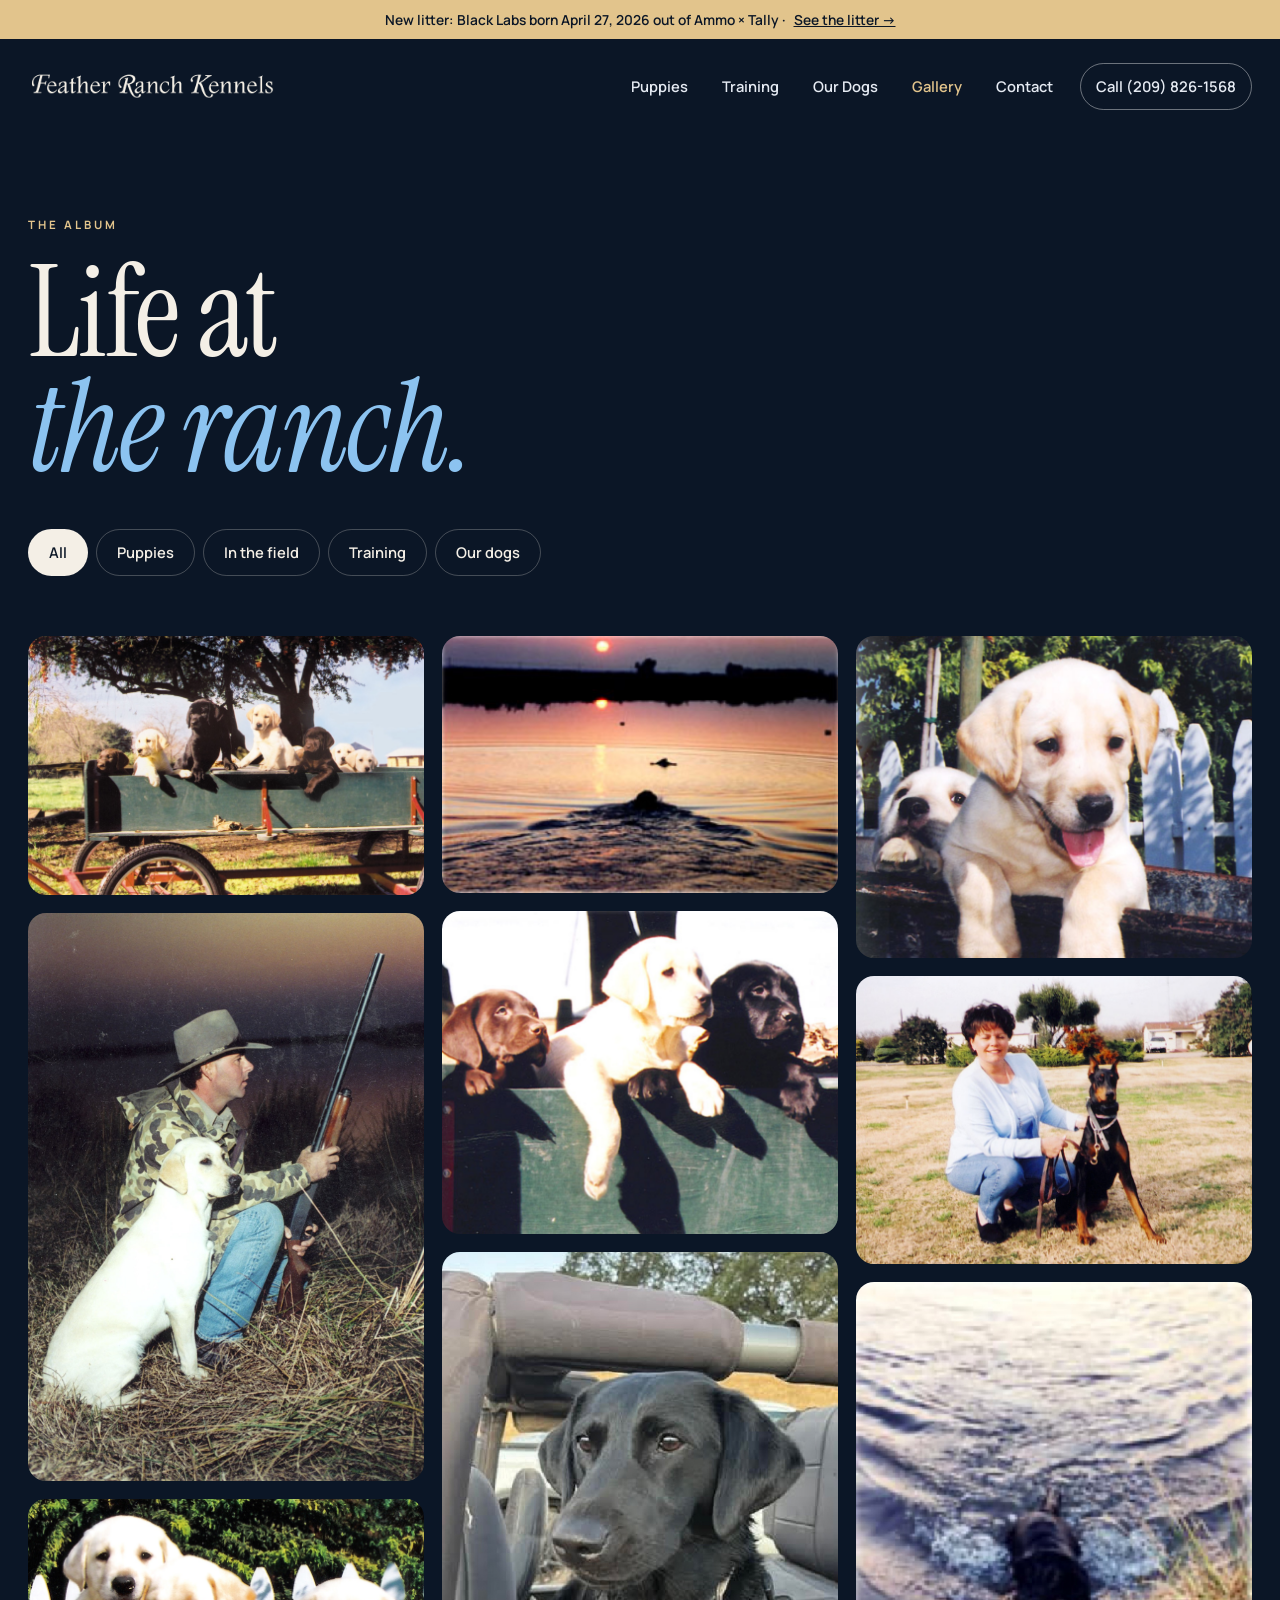
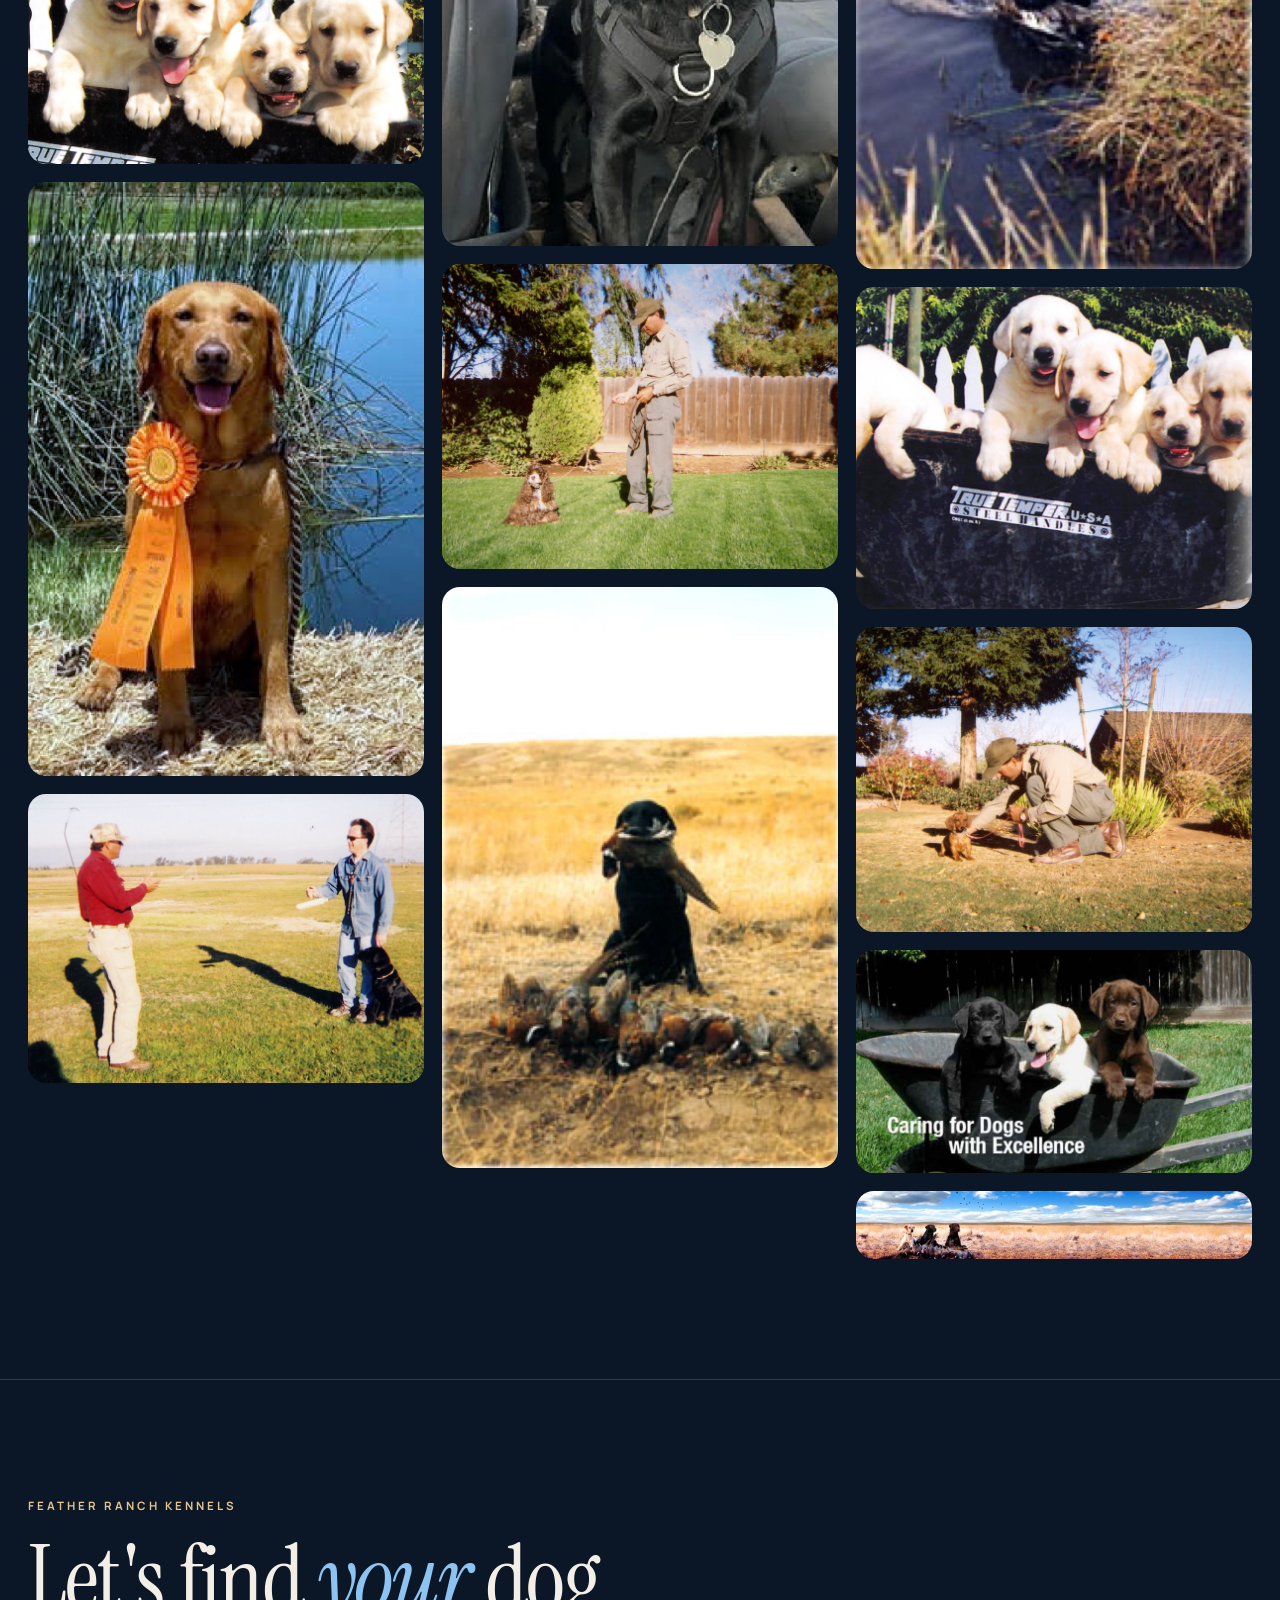
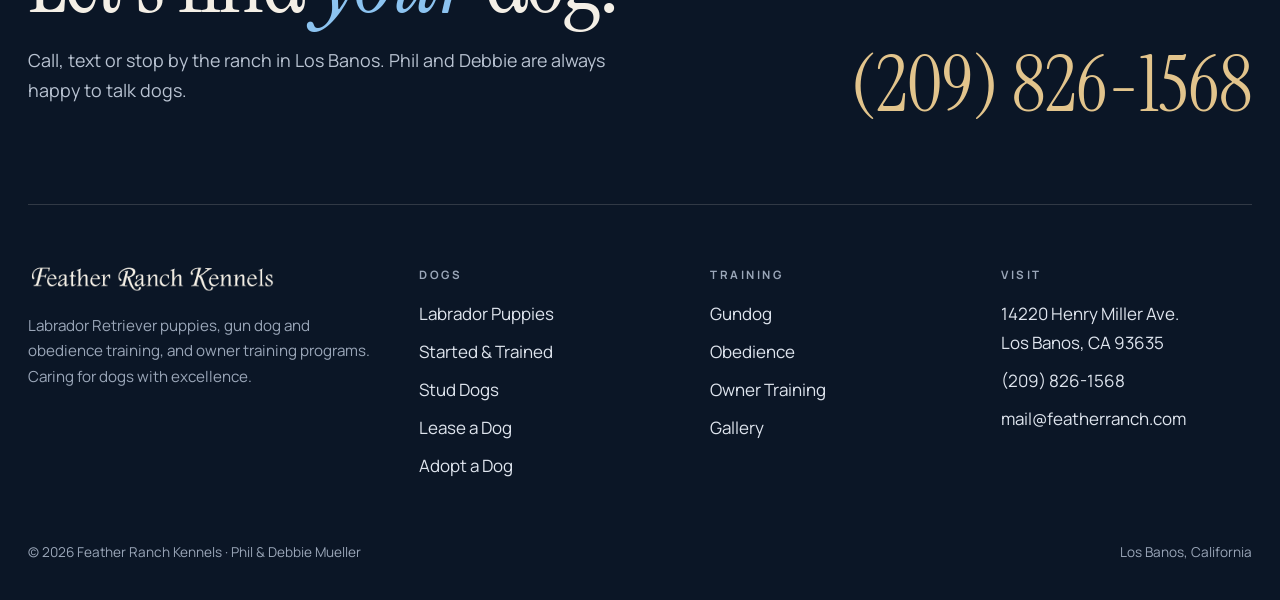
<file: gallery.html>
<!doctype html>
<html lang="en">
<head>
<meta charset="utf-8">
<meta name="viewport" content="width=device-width, initial-scale=1, viewport-fit=cover">
<title>Photo Gallery | Feather Ranch Kennels</title>
<meta name="description" content="Photos of Feather Ranch Labrador puppies, training days and time in the field.">
<meta property="og:title" content="Photo Gallery | Feather Ranch Kennels">
<meta property="og:description" content="Photos of Feather Ranch Labrador puppies, training days and time in the field.">
<meta property="og:image" content="images/wagon-pups.jpg">
<meta name="theme-color" content="#0b1626">
<link rel="icon" href="data:image/svg+xml,%3Csvg xmlns='http://www.w3.org/2000/svg' viewBox='0 0 64 64'%3E%3Crect width='64' height='64' rx='14' fill='%230b1626'/%3E%3Ctext x='32' y='46' font-family='Georgia' font-style='italic' font-size='40' fill='%23e2c48c' text-anchor='middle'%3EF%3C/text%3E%3C/svg%3E">
<link rel="preconnect" href="https://fonts.googleapis.com">
<link rel="preconnect" href="https://fonts.gstatic.com" crossorigin>
<link href="https://fonts.googleapis.com/css2?family=Instrument+Serif:ital@0;1&family=Manrope:wght@400;500;600;700;800&display=swap" rel="stylesheet">
<link rel="stylesheet" href="styles.css">

</head>
<body>
<a class="skip" href="#main">Skip to content</a>
<div class="announce" id="announce" hidden></div>
<header class="site"><div class="wrap">
  <a class="brand" href="index.html" aria-label="Feather Ranch Kennels home"><img src="images/logo-white.png" alt="Feather Ranch Kennels" width="642" height="76"></a>
  <nav class="nav" aria-label="Main"><a href="puppies.html">Puppies</a><a href="training.html">Training</a><a href="dogs.html">Our Dogs</a><a href="gallery.html" aria-current="page">Gallery</a><a href="contact.html">Contact</a><a class="call" href="tel:2098261568">Call <span class="callnum">(209) 826-1568</span></a><button class="menu-btn" aria-expanded="false" aria-controls="overlay-menu"><b>Menu</b><i></i></button></nav>
</div></header>
<div class="overlay-menu" id="overlay-menu"><a href="index.html">Home</a><a href="puppies.html">Puppies</a><a href="training.html">Training</a><a href="dogs.html">Our Dogs</a><a href="gallery.html" aria-current="page">Gallery</a><a href="contact.html">Contact</a><div class="meta">Phil &amp; Debbie Mueller<br><a href="tel:2098261568">(209) 826-1568</a><br><a href="mailto:mail@featherranch.com">mail@featherranch.com</a></div></div>
<main id="main">

<section class="gal-hero"><div class="wrap">
  <span class="label">The album</span>
  <h1 style="margin-top:20px"><span class="rise"><span>Life at</span></span><span class="rise"><span><i>the ranch.</i></span></span></h1>
  <div class="filters" role="group" aria-label="Filter photos"><button data-filter="all" aria-pressed="true">All</button><button data-filter="puppies" aria-pressed="false">Puppies</button><button data-filter="field" aria-pressed="false">In the field</button><button data-filter="training" aria-pressed="false">Training</button><button data-filter="dogs" aria-pressed="false">Our dogs</button></div>
</div></section>
<section><div class="wrap"><div class="masonry"><figure class="reveal" data-cat="puppies"><img src="images/wagon-pups.jpg" alt="The spring litter" data-zoom data-caption="The spring litter" loading="lazy"><figcaption>The spring litter</figcaption></figure><figure class="reveal" data-cat="field"><img src="images/marsh-yellow-lab.jpg" alt="Steady at dusk" data-zoom data-caption="Steady at dusk" loading="lazy"><figcaption>Steady at dusk</figcaption></figure><figure class="reveal" data-cat="puppies"><img src="images/yellow-pups-fence.jpg" alt="Four of a kind" data-zoom data-caption="Four of a kind" loading="lazy"><figcaption>Four of a kind</figcaption></figure><figure class="reveal" data-cat="dogs"><img src="images/ammo.jpg" alt="Ammo, Senior Hunter" data-zoom data-caption="Ammo, Senior Hunter" loading="lazy"><figcaption>Ammo, Senior Hunter</figcaption></figure><figure class="reveal" data-cat="training"><img src="images/ownertrain-1.jpg" alt="One-on-one owner training" data-zoom data-caption="One-on-one owner training" loading="lazy"><figcaption>One-on-one owner training</figcaption></figure><figure class="reveal" data-cat="field"><img src="images/lease-sunset-swim.jpg" alt="A sunset retrieve" data-zoom data-caption="A sunset retrieve" loading="lazy"><figcaption>A sunset retrieve</figcaption></figure><figure class="reveal" data-cat="puppies"><img src="images/puppy-2.jpg" alt="Chocolate, yellow and black" data-zoom data-caption="Chocolate, yellow and black" loading="lazy"><figcaption>Chocolate, yellow and black</figcaption></figure><figure class="reveal" data-cat="dogs"><img src="images/tally.jpg" alt="Tally" data-zoom data-caption="Tally" loading="lazy"><figcaption>Tally</figcaption></figure><figure class="reveal" data-cat="training"><img src="images/obedience1.jpg" alt="Obedience for all breeds" data-zoom data-caption="Obedience for all breeds" loading="lazy"><figcaption>Obedience for all breeds</figcaption></figure><figure class="reveal" data-cat="field"><img src="images/lease-pheasants.jpg" alt="Pheasant day" data-zoom data-caption="Pheasant day" loading="lazy"><figcaption>Pheasant day</figcaption></figure><figure class="reveal" data-cat="puppies"><img src="images/puppy-3.jpg" alt="Pick of the litter" data-zoom data-caption="Pick of the litter" loading="lazy"><figcaption>Pick of the litter</figcaption></figure><figure class="reveal" data-cat="training"><img src="images/ownertrain-2.jpg" alt="Every breed welcome" data-zoom data-caption="Every breed welcome" loading="lazy"><figcaption>Every breed welcome</figcaption></figure><figure class="reveal" data-cat="field"><img src="images/lease-water-retrieve.jpg" alt="Back to hand" data-zoom data-caption="Back to hand" loading="lazy"><figcaption>Back to hand</figcaption></figure><figure class="reveal" data-cat="puppies"><img src="images/puppy-1.jpg" alt="Looking for a home" data-zoom data-caption="Looking for a home" loading="lazy"><figcaption>Looking for a home</figcaption></figure><figure class="reveal" data-cat="training"><img src="images/obedience2.jpg" alt="Starting young" data-zoom data-caption="Starting young" loading="lazy"><figcaption>Starting young</figcaption></figure><figure class="reveal" data-cat="puppies"><img src="images/wheelbarrow-pups.jpg" alt="Caring for dogs with excellence" data-zoom data-caption="Caring for dogs with excellence" loading="lazy"><figcaption>Caring for dogs with excellence</figcaption></figure><figure class="reveal" data-cat="field"><img src="images/panorama.jpg" alt="Big sky country" data-zoom data-caption="Big sky country" loading="lazy"><figcaption>Big sky country</figcaption></figure></div></div></section>
</main>
<footer class="site"><div class="wrap">
  <div class="foot-cta reveal"><div><span class="label">Feather Ranch Kennels</span><h2 style="margin-top:16px">Let's find <i>your</i> dog.</h2><p class="lede" style="margin-top:20px">Call, text or stop by the ranch in Los Banos. Phil and Debbie are always happy to talk dogs.</p></div><a class="big-phone" href="tel:2098261568">(209) 826-1568</a></div>
  <div class="foot-grid">
    <div><img src="images/logo-white.png" alt="Feather Ranch Kennels" width="642" height="76"><p>Labrador Retriever puppies, gun dog and obedience training, and owner training programs. Caring for dogs with excellence.</p></div>
    <div><h4>Dogs</h4><ul><li><a href="puppies.html">Labrador Puppies</a></li><li><a href="dogs.html#started">Started &amp; Trained</a></li><li><a href="dogs.html#stud">Stud Dogs</a></li><li><a href="dogs.html#lease">Lease a Dog</a></li><li><a href="dogs.html#adopt">Adopt a Dog</a></li></ul></div>
    <div><h4>Training</h4><ul><li><a href="training.html#gundog">Gundog</a></li><li><a href="training.html#obedience">Obedience</a></li><li><a href="training.html#owner">Owner Training</a></li><li><a href="gallery.html">Gallery</a></li></ul></div>
    <div><h4>Visit</h4><ul><li><a href="https://www.google.com/maps/dir/?api=1&destination=14220+Henry+Miller+Ave,+Los+Banos,+CA+93635" target="_blank" rel="noopener">14220 Henry Miller Ave.<br>Los Banos, CA 93635</a></li><li><a href="tel:2098261568">(209) 826-1568</a></li><li><a href="mailto:mail@featherranch.com">mail@featherranch.com</a></li></ul></div>
  </div>
  <div class="foot-bottom"><span>© <span id="year">2026</span> Feather Ranch Kennels · Phil &amp; Debbie Mueller</span><span>Los Banos, California</span></div>
</div></footer>
<div class="callbar"><a class="btn btn-cream" href="tel:2098261568">Call</a><a class="btn btn-ghost" href="sms:2098261568">Text</a></div>
<script src="content.js"></script>
<script src="site.js"></script>
</body>
</html>
</file>
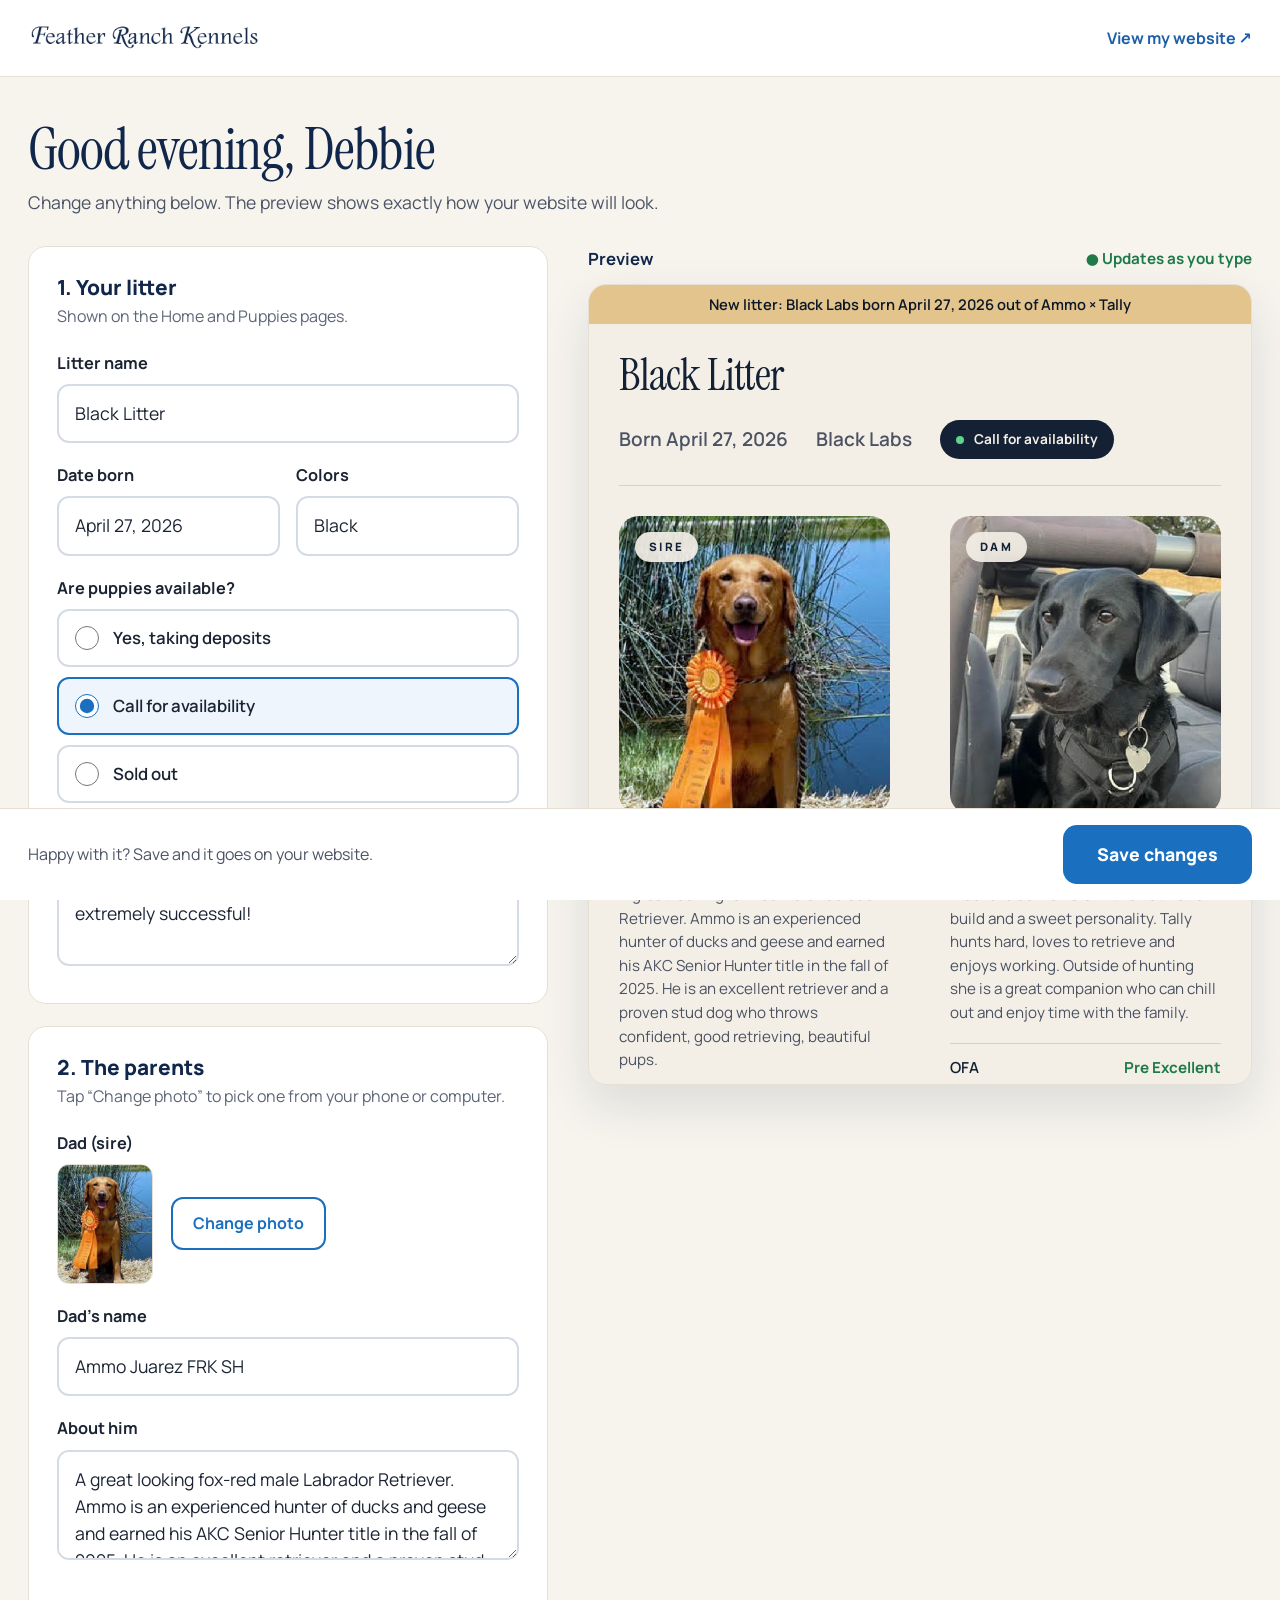
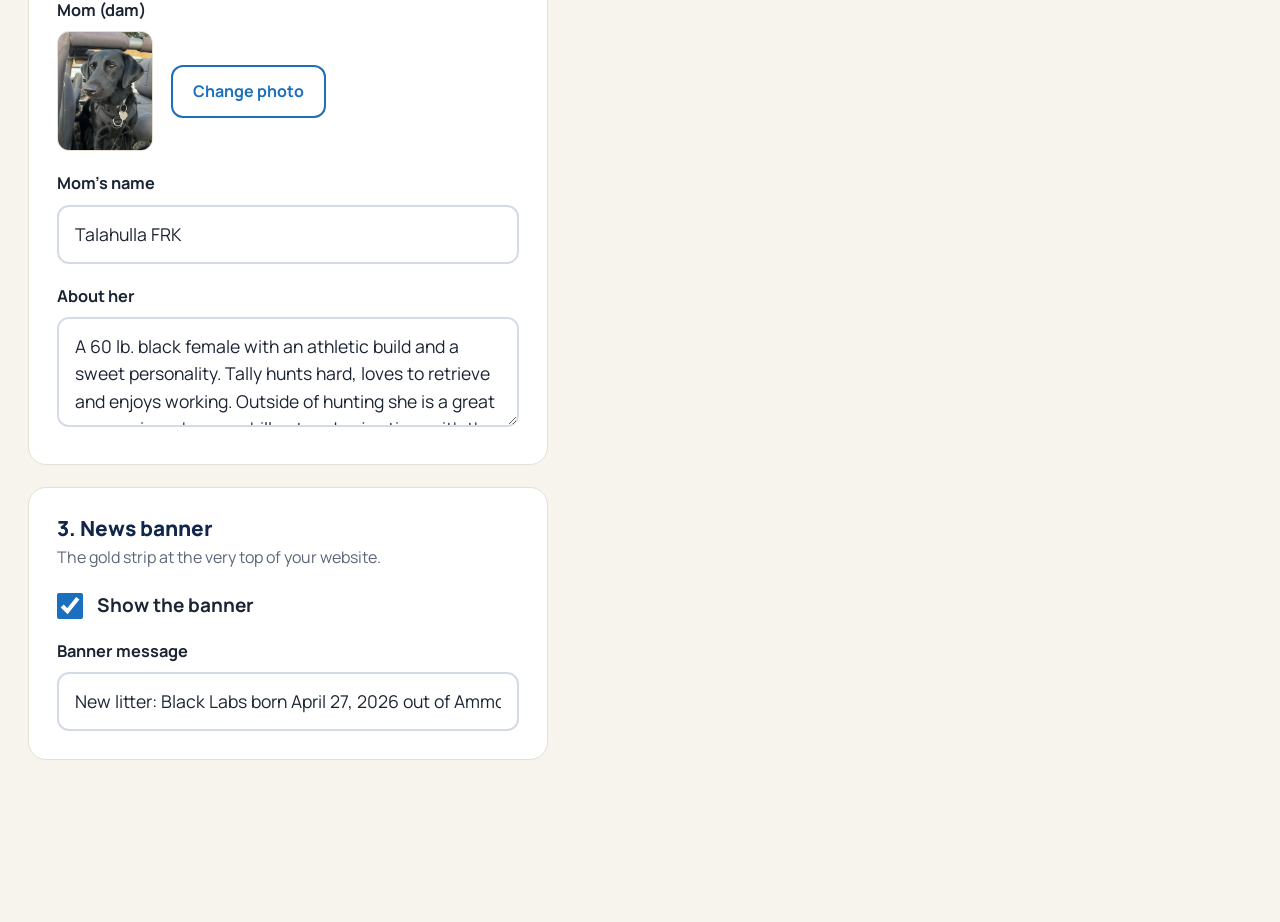
<file: owner.html>
<!doctype html>
<html lang="en">
<head>
<meta charset="utf-8">
<meta name="viewport" content="width=device-width, initial-scale=1">
<meta name="robots" content="noindex">
<title>Update My Website | Feather Ranch Kennels</title>
<link rel="icon" href="data:image/svg+xml,%3Csvg xmlns='http://www.w3.org/2000/svg' viewBox='0 0 64 64'%3E%3Crect width='64' height='64' rx='14' fill='%230b1626'/%3E%3Ctext x='32' y='46' font-family='Georgia' font-style='italic' font-size='40' fill='%23e2c48c' text-anchor='middle'%3EF%3C/text%3E%3C/svg%3E">
<link rel="preconnect" href="https://fonts.googleapis.com">
<link rel="preconnect" href="https://fonts.gstatic.com" crossorigin>
<link href="https://fonts.googleapis.com/css2?family=Instrument+Serif:ital@0;1&family=Manrope:wght@400;500;600;700;800&display=swap" rel="stylesheet">
<link rel="stylesheet" href="styles.css">
<style>
  body { background: #f7f4ee; color: #1b2433; font-size: 19px; line-height: 1.55; }
  .top { background: #fff; border-bottom: 1px solid #e6e0d4; }
  .top .wrap { display: flex; align-items: center; justify-content: space-between; height: 76px; gap: 16px; }
  .top img { height: 28px; width: auto; }
  .top a { color: #1a5fa8; font-weight: 700; text-decoration: none; font-size: 1rem; }
  .intro { padding: 44px 0 30px; }
  .intro h1 { font-family: var(--display); font-size: clamp(2.6rem, 5vw, 3.6rem); color: #10264a; line-height: 1; margin-bottom: 10px; }
  .intro p { color: #4b5466; margin: 0; font-size: 1.1rem; }
  .layout { display: grid; grid-template-columns: minmax(0, 520px) minmax(0, 1fr); gap: 40px; align-items: start; padding-bottom: 140px; }
  .card { background: #fff; border: 1px solid #e6e0d4; border-radius: 18px; padding: 28px; margin-bottom: 22px; }
  .card h2 { font-family: var(--sans); font-size: 1.3rem; font-weight: 800; color: #10264a; letter-spacing: 0; line-height: 1.2; margin: 0 0 4px; }
  .card .hint { color: #5d6678; font-size: 1rem; margin: 0 0 22px; }
  .q { margin-bottom: 20px; }
  .q:last-child { margin-bottom: 0; }
  .q > label, .q > .lbl { display: block; font-weight: 700; font-size: 1.02rem; color: #1b2433; margin-bottom: 8px; }
  .q input[type=text], .q textarea { width: 100%; font: inherit; font-size: 1.1rem; color: #1b2433; background: #fff; border: 2px solid #d5dbe5; border-radius: 12px; padding: 14px 16px; transition: border-color .2s; }
  .q textarea { min-height: 110px; resize: vertical; }
  .q input:focus, .q textarea:focus { outline: none; border-color: #1a6fbf; box-shadow: 0 0 0 4px rgba(26,111,191,.15); }
  .two { display: grid; grid-template-columns: 1fr 1fr; gap: 16px; }
  .choices { display: grid; gap: 10px; }
  .choices label { display: flex; align-items: center; gap: 14px; border: 2px solid #d5dbe5; border-radius: 12px; padding: 14px 16px; cursor: pointer; font-weight: 600; font-size: 1.05rem; transition: border-color .2s, background .2s; }
  .choices input { width: 24px; height: 24px; accent-color: #1a6fbf; margin: 0; flex: none; }
  .choices label:has(input:checked) { border-color: #1a6fbf; background: #eef5fc; }
  .photo-pick { display: flex; align-items: center; gap: 18px; }
  .photo-pick img { width: 96px; height: 120px; object-fit: cover; border-radius: 12px; border: 1px solid #e6e0d4; }
  .photo-pick label.btn-pick { display: inline-block; background: #fff; border: 2px solid #1a6fbf; color: #1a6fbf; font-weight: 700; font-size: 1rem; padding: 12px 20px; border-radius: 12px; cursor: pointer; }
  .photo-pick label.btn-pick:hover { background: #eef5fc; }
  .photo-pick input { display: none; }
  .switch-row { display: flex; align-items: center; gap: 14px; font-weight: 700; margin-bottom: 18px; cursor: pointer; }
  .switch-row input { width: 26px; height: 26px; accent-color: #1a6fbf; margin: 0; }
  .preview-col { position: sticky; top: 24px; }
  .preview-head { display: flex; justify-content: space-between; align-items: center; margin-bottom: 12px; gap: 12px; }
  .preview-head b { font-size: 1.05rem; color: #10264a; }
  .preview-head span { color: #1f7a49; font-weight: 700; font-size: .95rem; }
  .frame { border-radius: 18px; overflow: hidden; border: 1px solid #e6e0d4; background: var(--cream); box-shadow: 0 20px 50px rgba(16,38,74,.12); }
  .frame .announce { font-size: .92rem; }
  .preview { padding: 30px; color: var(--ink); max-height: calc(100vh - 140px); overflow: auto; }
  .preview .pair { grid-template-columns: 1fr 60px 1fr; }
  .preview .cross { font-size: 4rem; margin-top: -40px; }
  .preview .parent h4 { font-size: 1.8rem; }
  .preview .parent p { font-size: .95rem; }
  .preview .litter-top { margin-bottom: 30px; }
  .preview .litter-top h3 { font-size: 2.8rem; }
  .preview .litter-cta { margin-top: 30px; padding: 22px 24px; }
  .preview .litter-cta p { font-size: 1.35rem; }
  .flash { animation: flash 1.1s ease; border-radius: 8px; }
  @keyframes flash { 0% { background: rgba(226,196,140,.95); } 100% { background: transparent; } }
  .savebar { position: fixed; left: 0; right: 0; bottom: 0; background: #fff; border-top: 1px solid #e6e0d4; padding: 16px 0; z-index: 20; }
  .savebar .wrap { display: flex; justify-content: space-between; align-items: center; gap: 16px; }
  .savebar p { margin: 0; color: #4b5466; font-size: 1rem; }
  .save { font: inherit; font-weight: 800; font-size: 1.1rem; background: #1a6fbf; color: #fff; border: 0; border-radius: 14px; padding: 16px 34px; cursor: pointer; transition: background .2s; }
  .save:hover { background: #12559a; }
  .save.done { background: #1f7a49; }
  @media (max-width: 1000px) { .layout { grid-template-columns: 1fr; } .preview-col { position: static; } .preview { max-height: none; } }
  .top a { white-space: nowrap; }
  @media (max-width: 600px) { .top img { height: 22px; } .preview .cross { display: none; } .card { padding: 22px 18px; } .two { grid-template-columns: 1fr; gap: 0; } .two .q { margin-bottom: 20px; } .preview { padding: 18px; } .preview .pair { grid-template-columns: 1fr; } .savebar p { display: none; } .save { width: 100%; } }
</style>
</head>
<body>
<div class="top"><div class="wrap"><img src="images/logo-navy.png" alt="Feather Ranch Kennels"><a href="index.html" target="_blank">View my website ↗</a></div></div>
<main class="wrap">
  <div class="intro"><h1 id="hello">Hello, Debbie</h1><p>Change anything below. The preview shows exactly how your website will look.</p></div>
  <div class="layout">
    <div>
      <section class="card">
        <h2>1. Your litter</h2><p class="hint">Shown on the Home and Puppies pages.</p>
        <div class="q"><label for="e-name">Litter name</label><input type="text" id="e-name" data-k="name"></div>
        <div class="two"><div class="q"><label for="e-born">Date born</label><input type="text" id="e-born" data-k="born"></div><div class="q"><label for="e-colors">Colors</label><input type="text" id="e-colors" data-k="colors"></div></div>
        <div class="q"><span class="lbl">Are puppies available?</span><div class="choices">
          <label><input type="radio" name="status" value="Taking deposits">Yes, taking deposits</label>
          <label><input type="radio" name="status" value="Call for availability">Call for availability</label>
          <label><input type="radio" name="status" value="Sold out">Sold out</label></div></div>
        <div class="q"><label for="e-note">A short note</label><textarea id="e-note" data-k="note"></textarea></div>
      </section>

      <section class="card">
        <h2>2. The parents</h2><p class="hint">Tap “Change photo” to pick one from your phone or computer.</p>
        <div class="q"><span class="lbl">Dad (sire)</span><div class="photo-pick" data-who="sire"><img alt=""><label class="btn-pick">Change photo<input type="file" accept="image/*"></label></div></div>
        <div class="q"><label for="e-sire">Dad's name</label><input type="text" id="e-sire" data-p="sire.name"></div>
        <div class="q"><label for="e-sire-about">About him</label><textarea id="e-sire-about" data-p="sire.about"></textarea></div>
        <div class="q" style="margin-top:30px"><span class="lbl">Mom (dam)</span><div class="photo-pick" data-who="dam"><img alt=""><label class="btn-pick">Change photo<input type="file" accept="image/*"></label></div></div>
        <div class="q"><label for="e-dam">Mom's name</label><input type="text" id="e-dam" data-p="dam.name"></div>
        <div class="q"><label for="e-dam-about">About her</label><textarea id="e-dam-about" data-p="dam.about"></textarea></div>
      </section>

      <section class="card">
        <h2>3. News banner</h2><p class="hint">The gold strip at the very top of your website.</p>
        <label class="switch-row"><input type="checkbox" id="e-ann-on" checked>Show the banner</label>
        <div class="q"><label for="e-ann">Banner message</label><input type="text" id="e-ann"></div>
      </section>
    </div>

    <div class="preview-col">
      <div class="preview-head"><b>Preview</b><span>● Updates as you type</span></div>
      <div class="frame">
        <div class="announce" id="ann-prev"></div>
        <div class="preview"><div id="prev"></div></div>
      </div>
    </div>
  </div>
</main>
<div class="savebar"><div class="wrap"><p>Happy with it? Save and it goes on your website.</p><button class="save" id="save">Save changes</button></div></div>
<script src="content.js"></script>
<script>
(function () {
  var C = window.FRK, L = JSON.parse(JSON.stringify(C.litters[0]));
  L.colors = (L.colors || []).join(", ");
  var esc = function (s) { return String(s == null ? "" : s).replace(/[&<>"']/g, function (c) { return { "&": "&amp;", "<": "&lt;", ">": "&gt;", '"': "&quot;", "'": "&#39;" }[c]; }); };
  var parent = function (p, role, key) {
    return '<div class="parent"><figure data-f="' + key + '-photo"><img src="' + esc(p.photo) + '" alt="" style="object-position:center 28%"><span>' + role + '</span></figure><h4 data-f="' + key + '-name">' + esc(p.name) + '</h4><p data-f="' + key + '-about">' + esc(p.about) + '</p><ul class="clearances">' + (p.health || []).map(function (h) { var x = h.split(/\s*[–-]\s*/); return "<li><span>" + esc(x[0]) + "</span><b>" + esc(x[1] || "") + "</b></li>"; }).join("") + "</ul></div>";
  };
  var prev = document.getElementById("prev");
  function render(changed) {
    var sold = /sold/i.test(L.status);
    prev.innerHTML = '<div class="litter-top"><h3 data-f="name">' + esc(L.name) + '</h3><div class="litter-meta"><span data-f="born">Born ' + esc(L.born) + '</span><span data-f="colors">' + esc(L.colors) + ' Labs</span><span class="status' + (sold ? " sold" : "") + '" data-f="status">' + esc(L.status) + '</span></div></div><div class="pair">' + parent(L.sire, "Sire", "sire") + '<div class="cross">×</div>' + parent(L.dam, "Dam", "dam") + '</div><div class="litter-cta"><p data-f="note">' + esc(L.note) + '<br><i>A $100 deposit holds your pick.</i></p></div>';
    if (changed) { var el = prev.querySelector('[data-f="' + changed + '"]'); if (el) { el.classList.add("flash"); el.scrollIntoView({ block: "nearest", behavior: "smooth" }); } }
    saved(false);
  }
  document.querySelectorAll("[data-k]").forEach(function (el) {
    var k = el.dataset.k; el.value = L[k];
    el.addEventListener("input", function () { L[k] = el.value; render(k); });
  });
  document.querySelectorAll("[data-p]").forEach(function (el) {
    var p = el.dataset.p.split("."); el.value = L[p[0]][p[1]];
    el.addEventListener("input", function () { L[p[0]][p[1]] = el.value; render(p[0] + "-" + p[1]); });
  });
  document.querySelectorAll("input[name=status]").forEach(function (r) {
    r.checked = r.value === L.status;
    r.addEventListener("change", function () { L.status = r.value; render("status"); });
  });
  document.querySelectorAll(".photo-pick").forEach(function (d) {
    var who = d.dataset.who, img = d.querySelector("img"), input = d.querySelector("input");
    img.src = L[who].photo;
    input.addEventListener("change", function () {
      var f = input.files[0]; if (!f || !/^image\//.test(f.type)) return;
      var r = new FileReader(); r.onload = function () { L[who].photo = r.result; img.src = r.result; render(who + "-photo"); }; r.readAsDataURL(f);
    });
  });
  var ann = document.getElementById("e-ann"), on = document.getElementById("e-ann-on"), ap = document.getElementById("ann-prev");
  ann.value = C.announcement;
  var renderAnn = function () { ap.textContent = ann.value; ap.style.display = on.checked && ann.value ? "" : "none"; saved(false); };
  ann.addEventListener("input", renderAnn); on.addEventListener("change", renderAnn);
  var btn = document.getElementById("save");
  function saved(yes) { btn.classList.toggle("done", yes); btn.textContent = yes ? "✓ Saved" : "Save changes"; }
  btn.addEventListener("click", function () { saved(true); });
  var h = new Date().getHours();
  document.getElementById("hello").textContent = "Good " + (h < 12 ? "morning" : h < 17 ? "afternoon" : "evening") + ", Debbie";
  render(); renderAnn();
})();
</script>
</body>
</html>
</file>
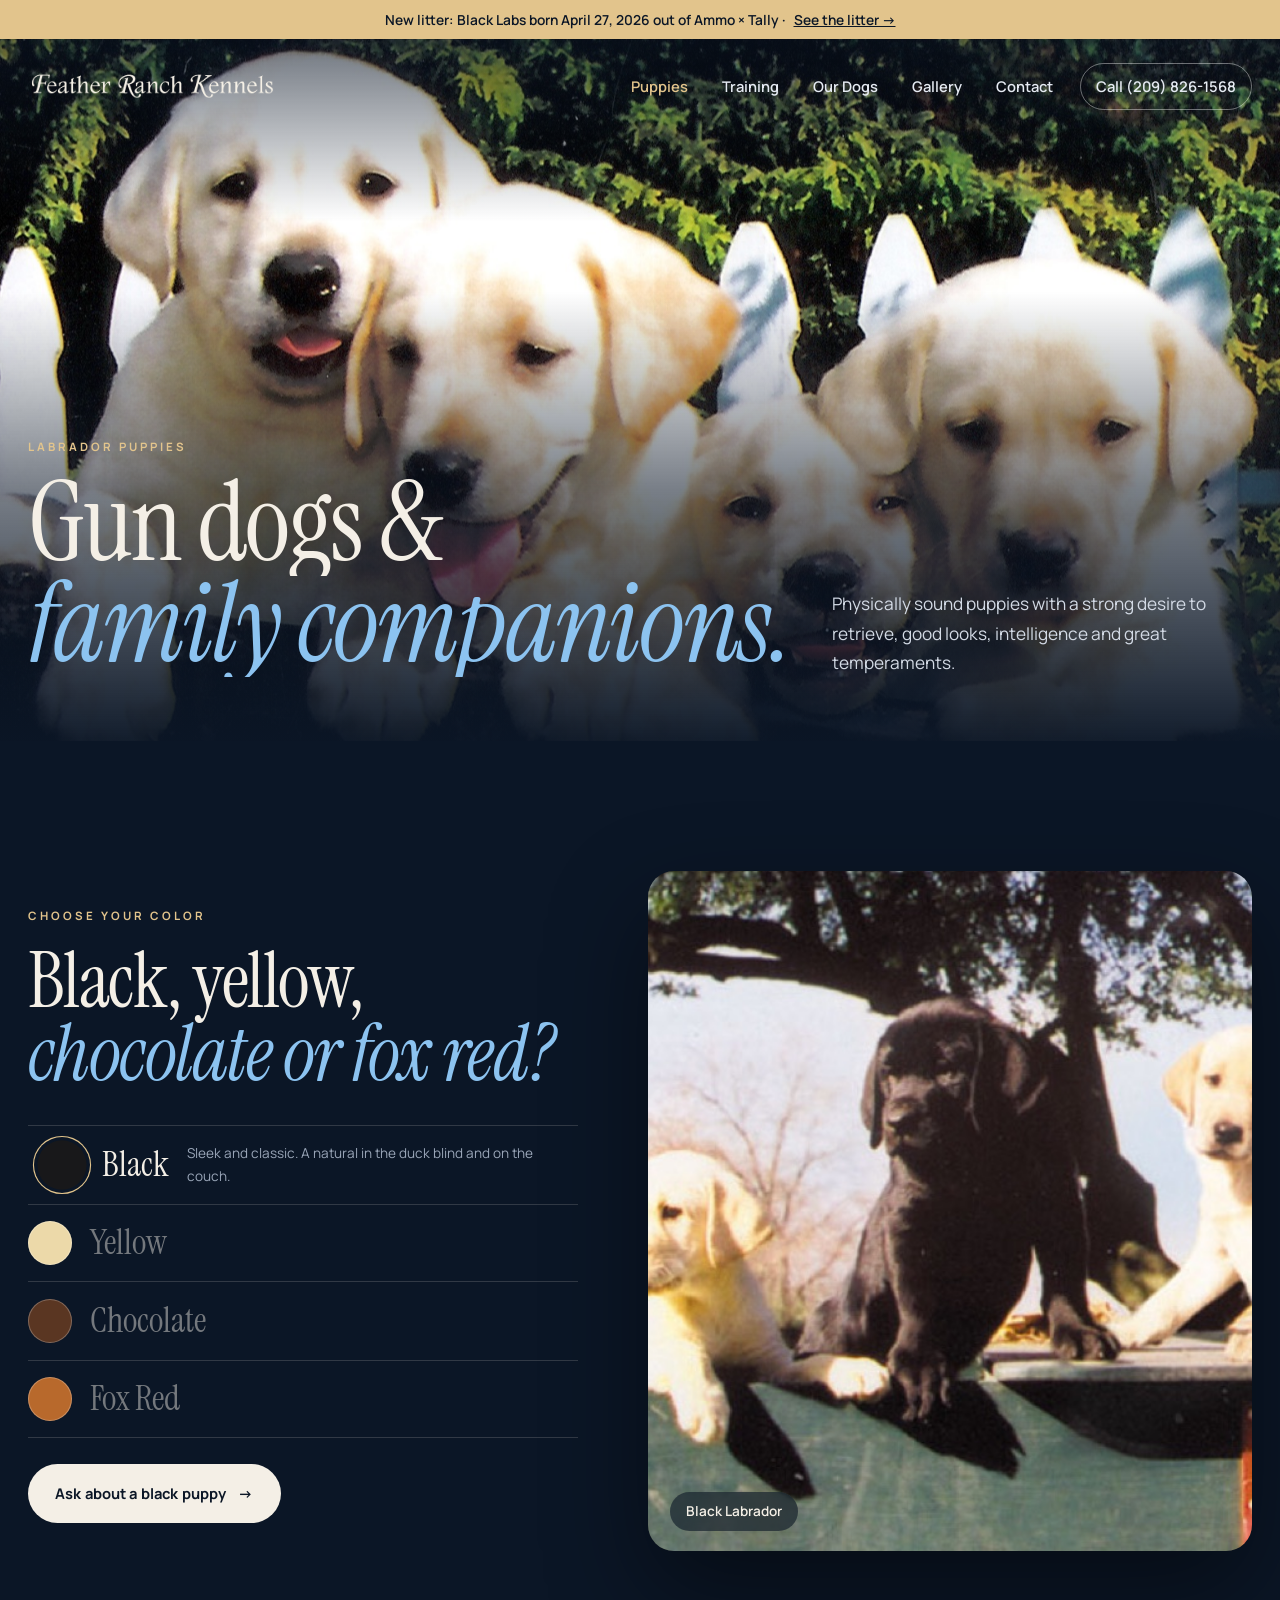
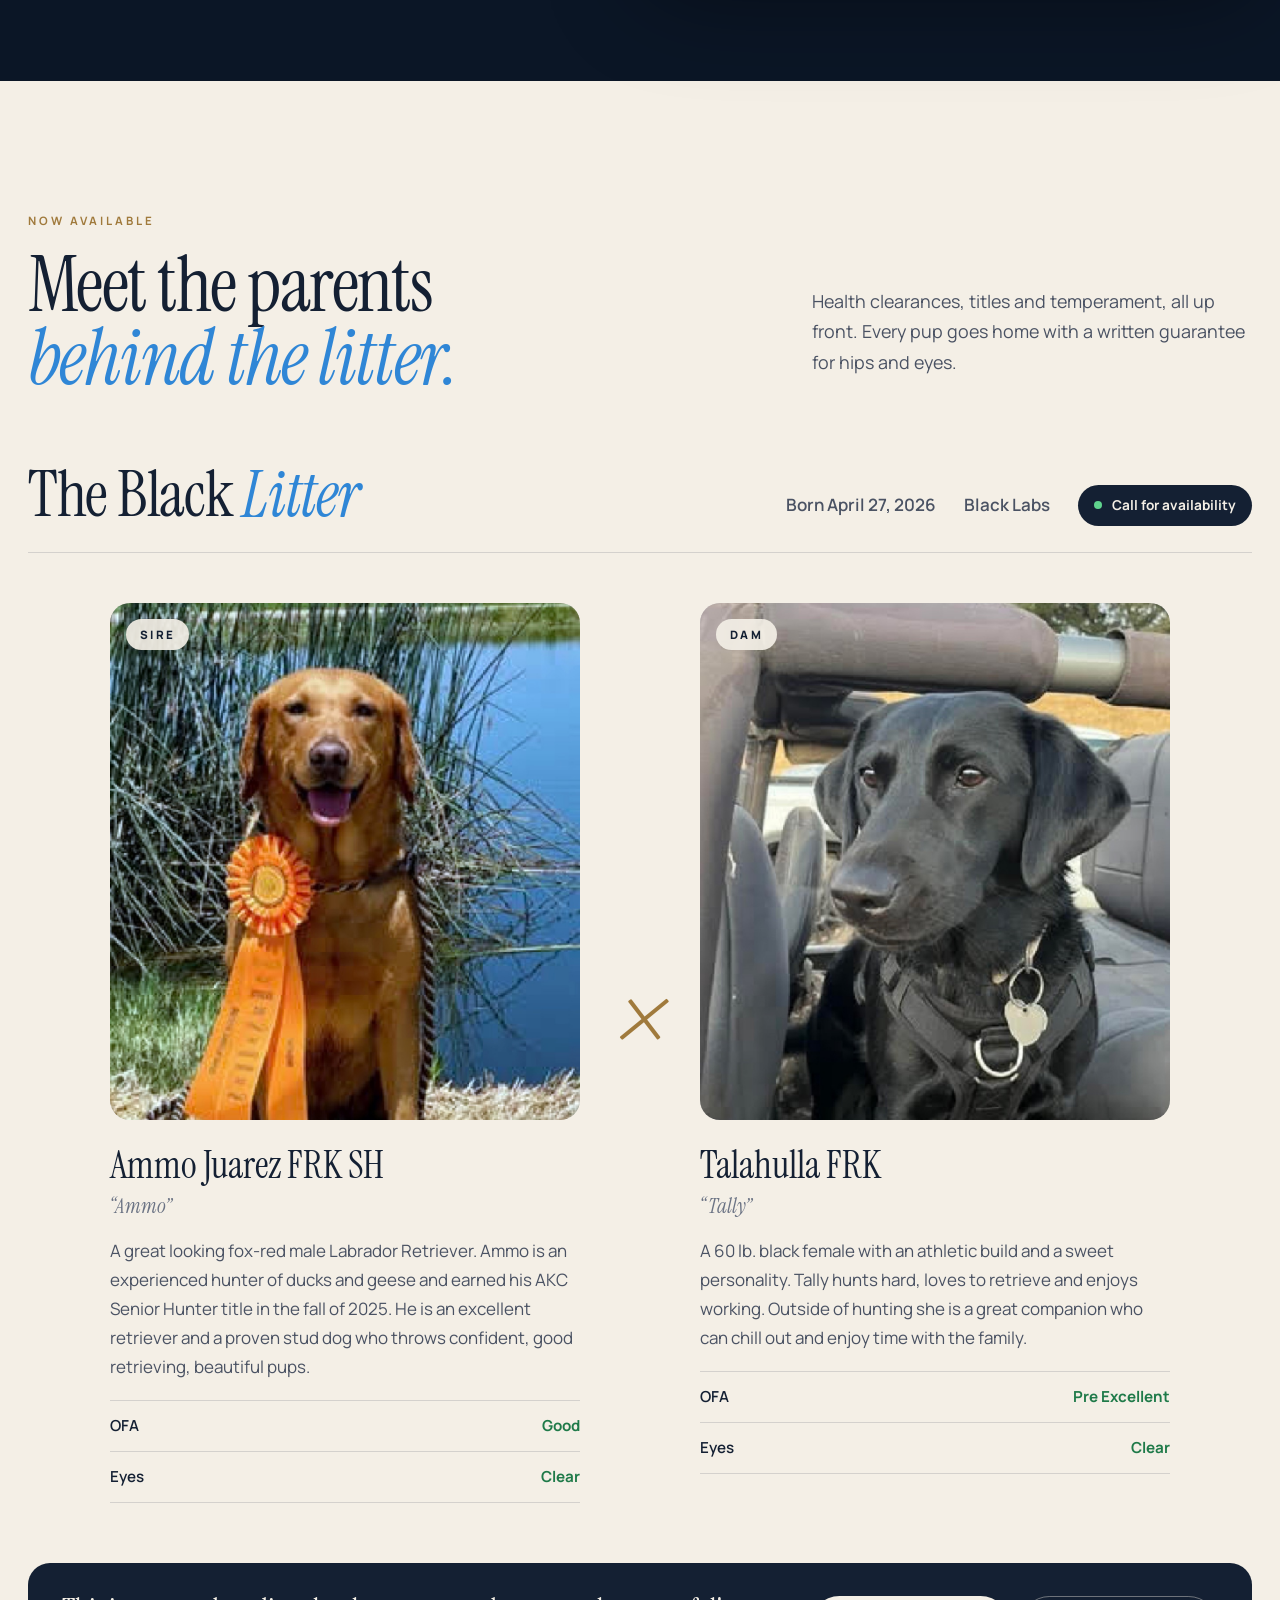
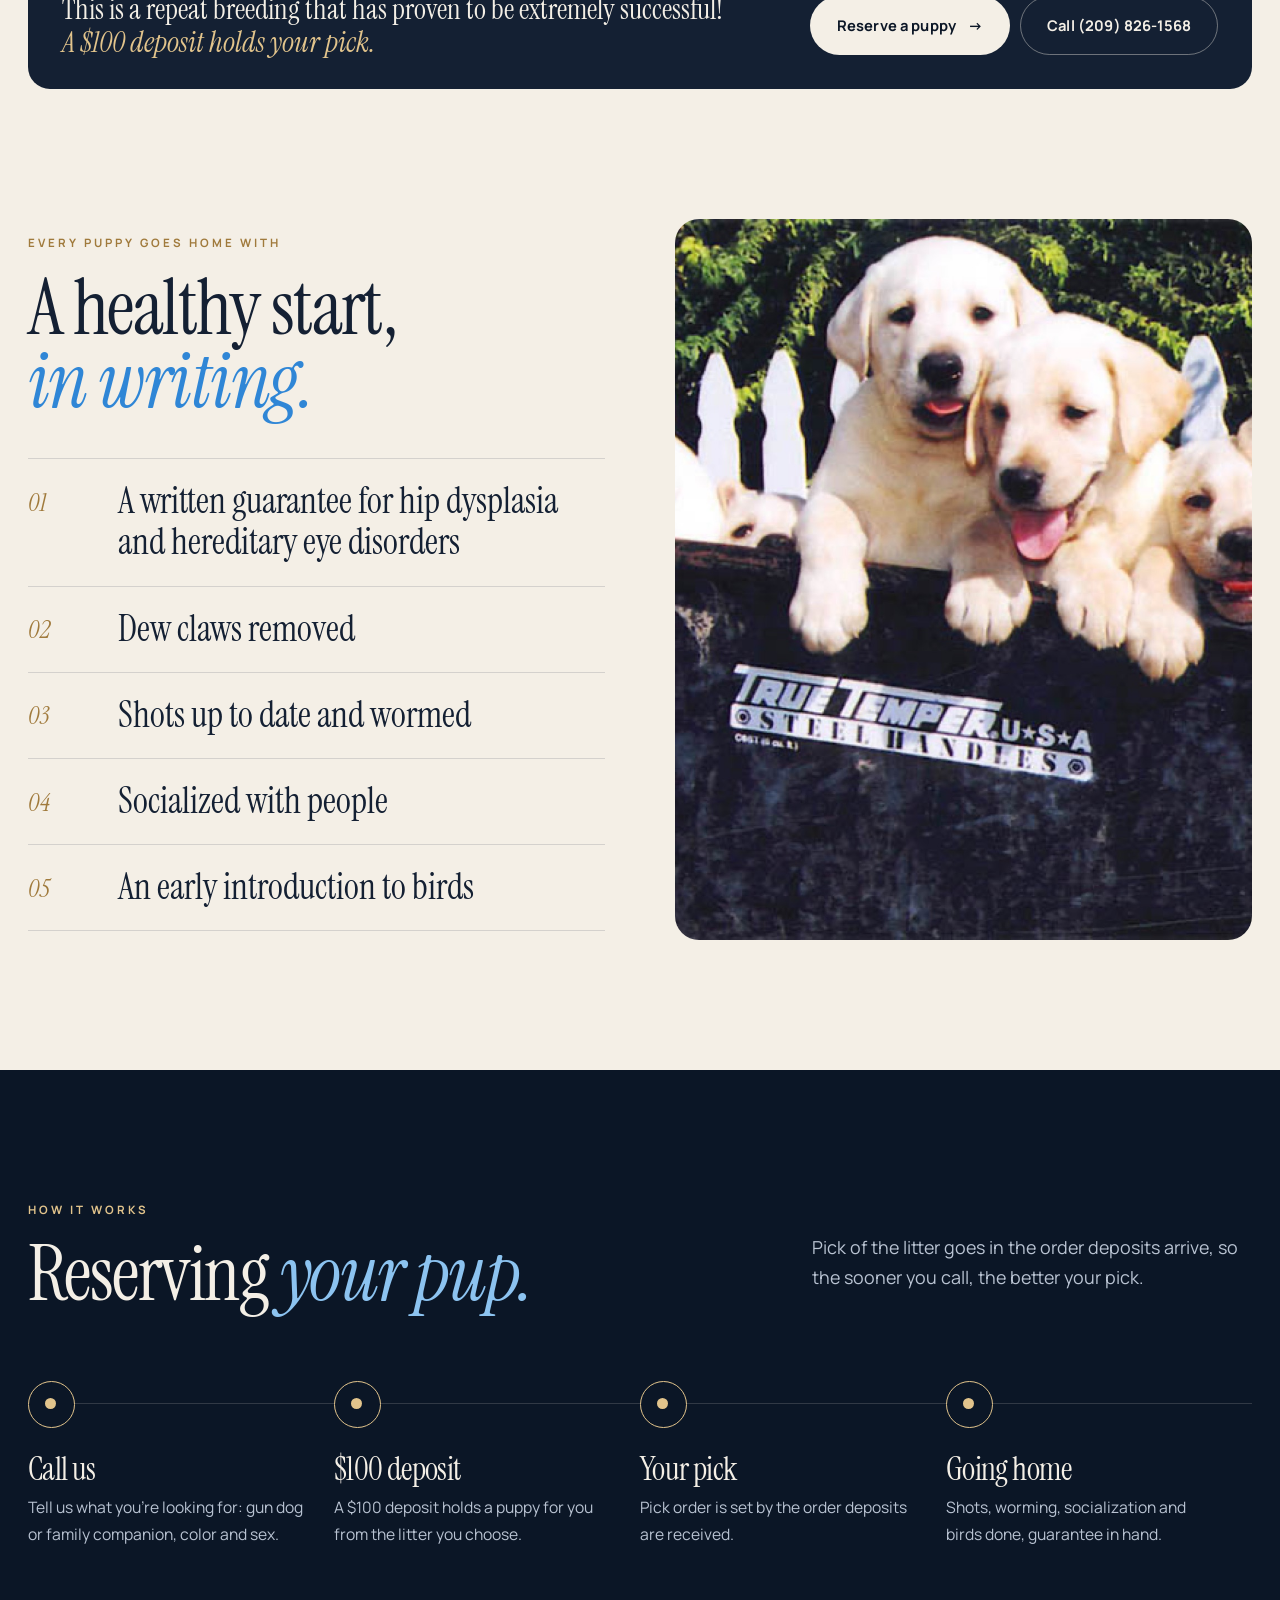
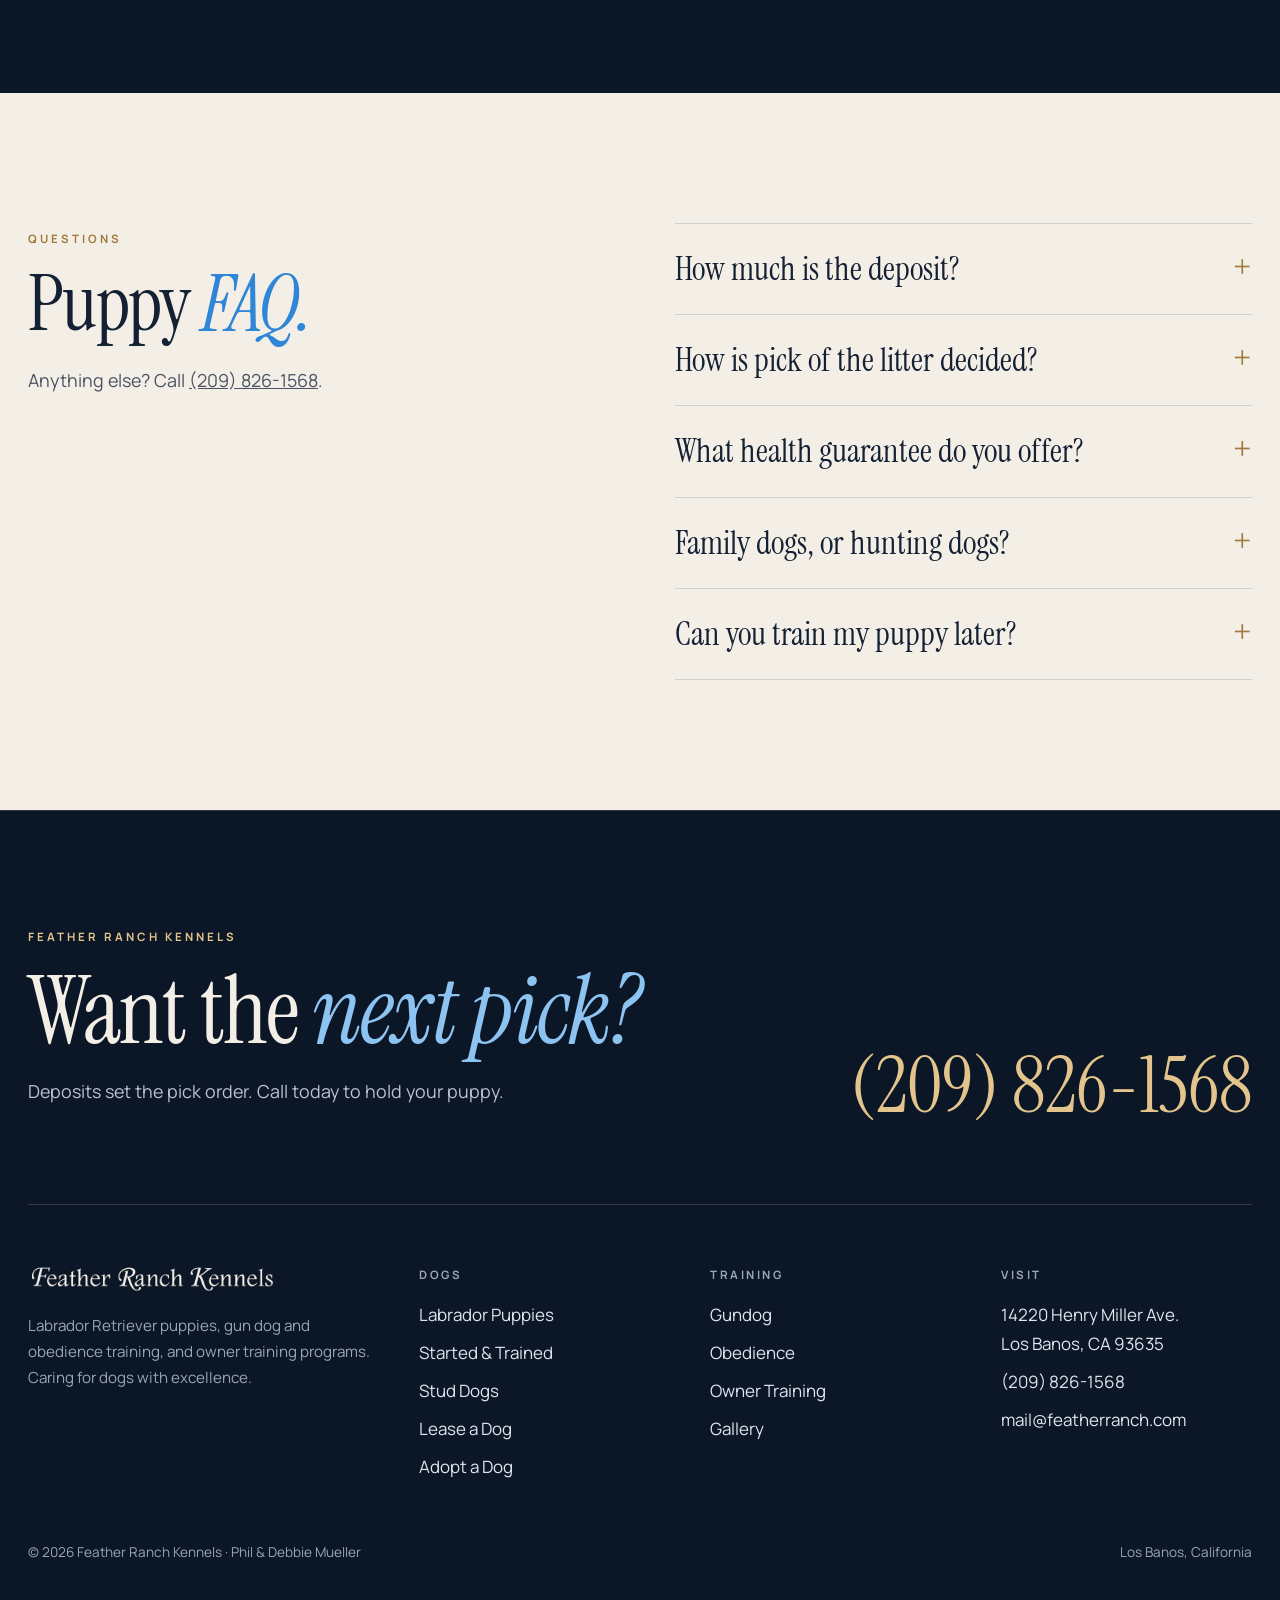
<file: puppies.html>
<!doctype html>
<html lang="en">
<head>
<meta charset="utf-8">
<meta name="viewport" content="width=device-width, initial-scale=1, viewport-fit=cover">
<title>Labrador Puppies | Feather Ranch Kennels · Los Banos, CA</title>
<meta name="description" content="Black, yellow, chocolate and fox-red Labrador Retriever puppies with a written hip and eye guarantee. A $100 deposit holds your puppy.">
<meta property="og:title" content="Labrador Puppies | Feather Ranch Kennels · Los Banos, CA">
<meta property="og:description" content="Black, yellow, chocolate and fox-red Labrador Retriever puppies with a written hip and eye guarantee. A $100 deposit holds your puppy.">
<meta property="og:image" content="images/wagon-pups.jpg">
<meta name="theme-color" content="#0b1626">
<link rel="icon" href="data:image/svg+xml,%3Csvg xmlns='http://www.w3.org/2000/svg' viewBox='0 0 64 64'%3E%3Crect width='64' height='64' rx='14' fill='%230b1626'/%3E%3Ctext x='32' y='46' font-family='Georgia' font-style='italic' font-size='40' fill='%23e2c48c' text-anchor='middle'%3EF%3C/text%3E%3C/svg%3E">
<link rel="preconnect" href="https://fonts.googleapis.com">
<link rel="preconnect" href="https://fonts.gstatic.com" crossorigin>
<link href="https://fonts.googleapis.com/css2?family=Instrument+Serif:ital@0;1&family=Manrope:wght@400;500;600;700;800&display=swap" rel="stylesheet">
<link rel="stylesheet" href="styles.css">

</head>
<body>
<a class="skip" href="#main">Skip to content</a>
<div class="announce" id="announce" hidden></div>
<header class="site"><div class="wrap">
  <a class="brand" href="index.html" aria-label="Feather Ranch Kennels home"><img src="images/logo-white.png" alt="Feather Ranch Kennels" width="642" height="76"></a>
  <nav class="nav" aria-label="Main"><a href="puppies.html" aria-current="page">Puppies</a><a href="training.html">Training</a><a href="dogs.html">Our Dogs</a><a href="gallery.html">Gallery</a><a href="contact.html">Contact</a><a class="call" href="tel:2098261568">Call <span class="callnum">(209) 826-1568</span></a><button class="menu-btn" aria-expanded="false" aria-controls="overlay-menu"><b>Menu</b><i></i></button></nav>
</div></header>
<div class="overlay-menu" id="overlay-menu"><a href="index.html">Home</a><a href="puppies.html" aria-current="page">Puppies</a><a href="training.html">Training</a><a href="dogs.html">Our Dogs</a><a href="gallery.html">Gallery</a><a href="contact.html">Contact</a><div class="meta">Phil &amp; Debbie Mueller<br><a href="tel:2098261568">(209) 826-1568</a><br><a href="mailto:mail@featherranch.com">mail@featherranch.com</a></div></div>
<main id="main">
<section class="page-hero"><img src="images/yellow-pups-fence.jpg" alt="" style="object-position:center 22%"><div class="wrap">
  <div><span class="label">Labrador Puppies</span><h1><span class="rise"><span>Gun dogs &amp;</span></span><span class="rise"><span><i>family companions.</i></span></span></h1></div>
  <p>Physically sound puppies with a strong desire to retrieve, good looks, intelligence and great temperaments.</p></div></section>
<section class="chapter"><div class="wrap colors-grid">
  <div class="reveal"><span class="label">Choose your color</span><h2 style="margin-top:16px">Black, yellow,<br><i>chocolate or fox red?</i></h2>
    <div class="swatches" role="radiogroup" aria-label="Lab color">
      <button role="radio" aria-checked="true" data-color="black"><i style="background:#18181a"></i><b>Black</b><small></small></button>
      <button role="radio" aria-checked="false" data-color="yellow"><i style="background:#ecd9a9"></i><b>Yellow</b><small></small></button>
      <button role="radio" aria-checked="false" data-color="chocolate"><i style="background:#5a3622"></i><b>Chocolate</b><small></small></button>
      <button role="radio" aria-checked="false" data-color="fox"><i style="background:#b8692c"></i><b>Fox Red</b><small></small></button>
    </div>
    <a class="btn btn-cream" id="color-cta" href="contact.html?interest=Puppies&color=Black">Ask about a black puppy <span>→</span></a>
  </div>
  <div class="color-stage reveal" aria-live="polite">
    <div class="color-photo on" data-color="black" style="background-image:url(images/wagon-pups.jpg);background-size:330% auto;background-position:42% 30%"></div>
    <div class="color-photo" data-color="yellow" style="background-image:url(images/yellow-pups-fence.jpg);background-size:175% auto;background-position:30% 20%"></div>
    <div class="color-photo" data-color="chocolate" style="background-image:url(images/wagon-pups.jpg);background-size:330% auto;background-position:82% 46%"></div>
    <div class="color-photo" data-color="fox" style="background-image:url(images/ammo.jpg);background-size:cover;background-position:center 30%"></div>
    <span class="color-label" id="color-label">Black Labrador</span>
  </div>
</div></section>

<section class="paper chapter" id="litter" style="scroll-margin-top:60px"><div class="wrap">
  <div class="chapter-head reveal"><div><span class="label">Now available</span><h2>Meet the parents<br><i>behind the litter.</i></h2></div><p class="lede">Health clearances, titles and temperament, all up front. Every pup goes home with a written guarantee for hips and eyes.</p></div>
  <div id="litter-box" class="reveal"></div>
</div></section>

<section class="paper chapter" style="padding-top:0"><div class="wrap split">
  <div class="reveal"><span class="label">Every puppy goes home with</span><h2 style="margin:16px 0 40px">A healthy start,<br><i>in writing.</i></h2>
    <ol class="numbered"><li>A written guarantee for hip dysplasia and hereditary eye disorders</li><li>Dew claws removed</li><li>Shots up to date and wormed</li><li>Socialized with people</li><li>An early introduction to birds</li></ol></div>
  <figure class="split-photo reveal" style="margin:0"><img src="images/puppy-1.jpg" alt="Yellow Lab puppies peeking over a wheelbarrow" data-zoom data-caption="Ready for their new homes" loading="lazy"></figure>
</div></section>

<section class="chapter"><div class="wrap">
  <div class="chapter-head reveal"><div><span class="label">How it works</span><h2>Reserving <i>your pup.</i></h2></div><p class="lede">Pick of the litter goes in the order deposits arrive, so the sooner you call, the better your pick.</p></div>
  <div class="timeline reveal">
    <div><h3>Call us</h3><p>Tell us what you're looking for: gun dog or family companion, color and sex.</p></div>
    <div><h3>$100 deposit</h3><p>A $100 deposit holds a puppy for you from the litter you choose.</p></div>
    <div><h3>Your pick</h3><p>Pick order is set by the order deposits are received.</p></div>
    <div><h3>Going home</h3><p>Shots, worming, socialization and birds done, guarantee in hand.</p></div>
  </div>
</div></section>

<section class="paper chapter"><div class="wrap split" style="align-items:start">
  <div class="reveal"><span class="label">Questions</span><h2 style="margin-top:16px">Puppy <i>FAQ.</i></h2><p class="lede" style="margin-top:24px">Anything else? Call <a href="tel:2098261568">(209) 826-1568</a>.</p></div>
  <div class="faq reveal">
    <details><summary>How much is the deposit?</summary><p>A $100 deposit holds a puppy for you. Call (209) 826-1568 for current puppy prices.</p></details>
    <details><summary>How is pick of the litter decided?</summary><p>Pick order is set by the order in which we receive deposits. The earlier your deposit, the earlier your pick.</p></details>
    <details><summary>What health guarantee do you offer?</summary><p>Each puppy is sold with a written guarantee for hip dysplasia and hereditary eye disorders. The parents' OFA and eye results are listed with each litter.</p></details>
    <details><summary>Family dogs, or hunting dogs?</summary><p>Both. Our Labs are bred to be athletic gun dogs and loveable family companions, and many of our parents are both.</p></details>
    <details><summary>Can you train my puppy later?</summary><p>Yes. Our Gundog, Obedience and Owner Training programs are the natural next step. Gundog training usually begins between 7 and 10 months of age.</p></details>
  </div>
</div></section>
</main>
<footer class="site"><div class="wrap">
  <div class="foot-cta reveal"><div><span class="label">Feather Ranch Kennels</span><h2 style="margin-top:16px">Want the <i>next pick?</i></h2><p class="lede" style="margin-top:20px">Deposits set the pick order. Call today to hold your puppy.</p></div><a class="big-phone" href="tel:2098261568">(209) 826-1568</a></div>
  <div class="foot-grid">
    <div><img src="images/logo-white.png" alt="Feather Ranch Kennels" width="642" height="76"><p>Labrador Retriever puppies, gun dog and obedience training, and owner training programs. Caring for dogs with excellence.</p></div>
    <div><h4>Dogs</h4><ul><li><a href="puppies.html">Labrador Puppies</a></li><li><a href="dogs.html#started">Started &amp; Trained</a></li><li><a href="dogs.html#stud">Stud Dogs</a></li><li><a href="dogs.html#lease">Lease a Dog</a></li><li><a href="dogs.html#adopt">Adopt a Dog</a></li></ul></div>
    <div><h4>Training</h4><ul><li><a href="training.html#gundog">Gundog</a></li><li><a href="training.html#obedience">Obedience</a></li><li><a href="training.html#owner">Owner Training</a></li><li><a href="gallery.html">Gallery</a></li></ul></div>
    <div><h4>Visit</h4><ul><li><a href="https://www.google.com/maps/dir/?api=1&destination=14220+Henry+Miller+Ave,+Los+Banos,+CA+93635" target="_blank" rel="noopener">14220 Henry Miller Ave.<br>Los Banos, CA 93635</a></li><li><a href="tel:2098261568">(209) 826-1568</a></li><li><a href="mailto:mail@featherranch.com">mail@featherranch.com</a></li></ul></div>
  </div>
  <div class="foot-bottom"><span>© <span id="year">2026</span> Feather Ranch Kennels · Phil &amp; Debbie Mueller</span><span>Los Banos, California</span></div>
</div></footer>
<div class="callbar"><a class="btn btn-cream" href="tel:2098261568">Call</a><a class="btn btn-ghost" href="sms:2098261568">Text</a></div>
<script src="content.js"></script>
<script src="site.js"></script>
</body>
</html>
</file>
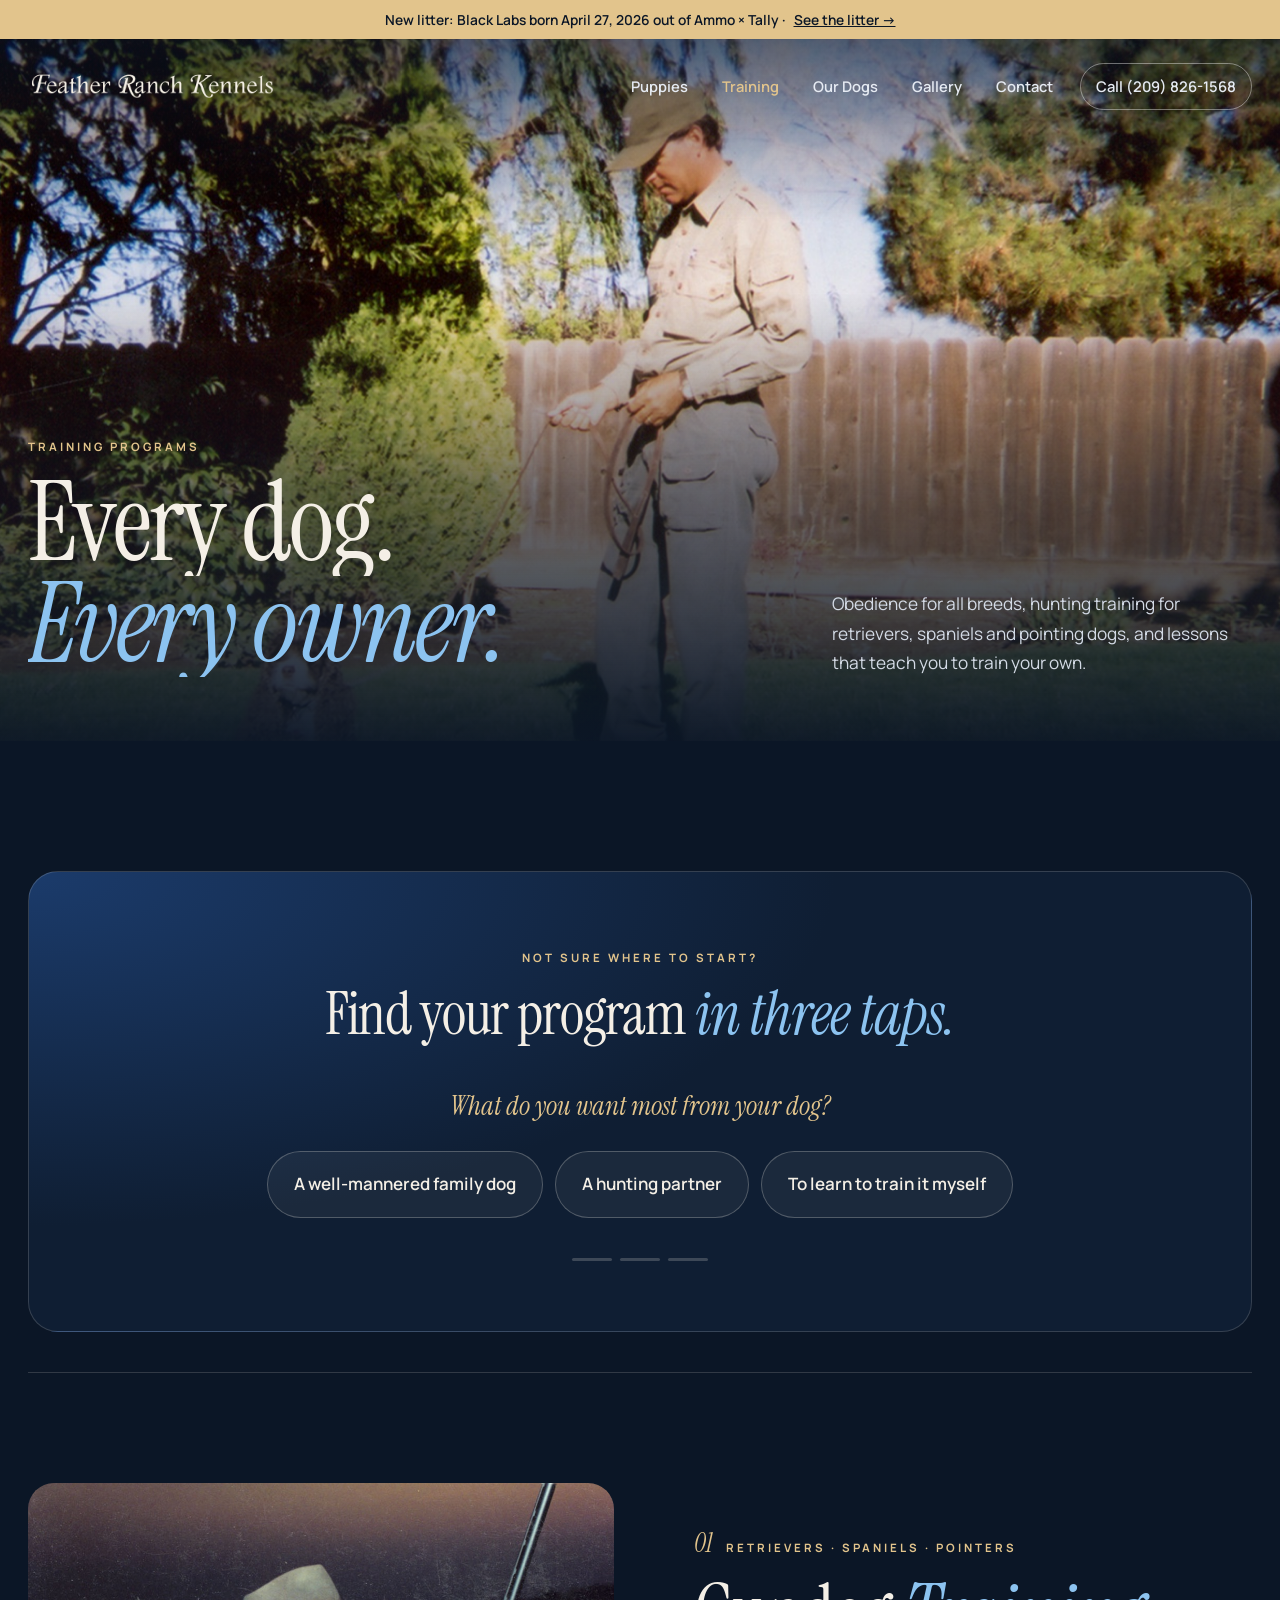
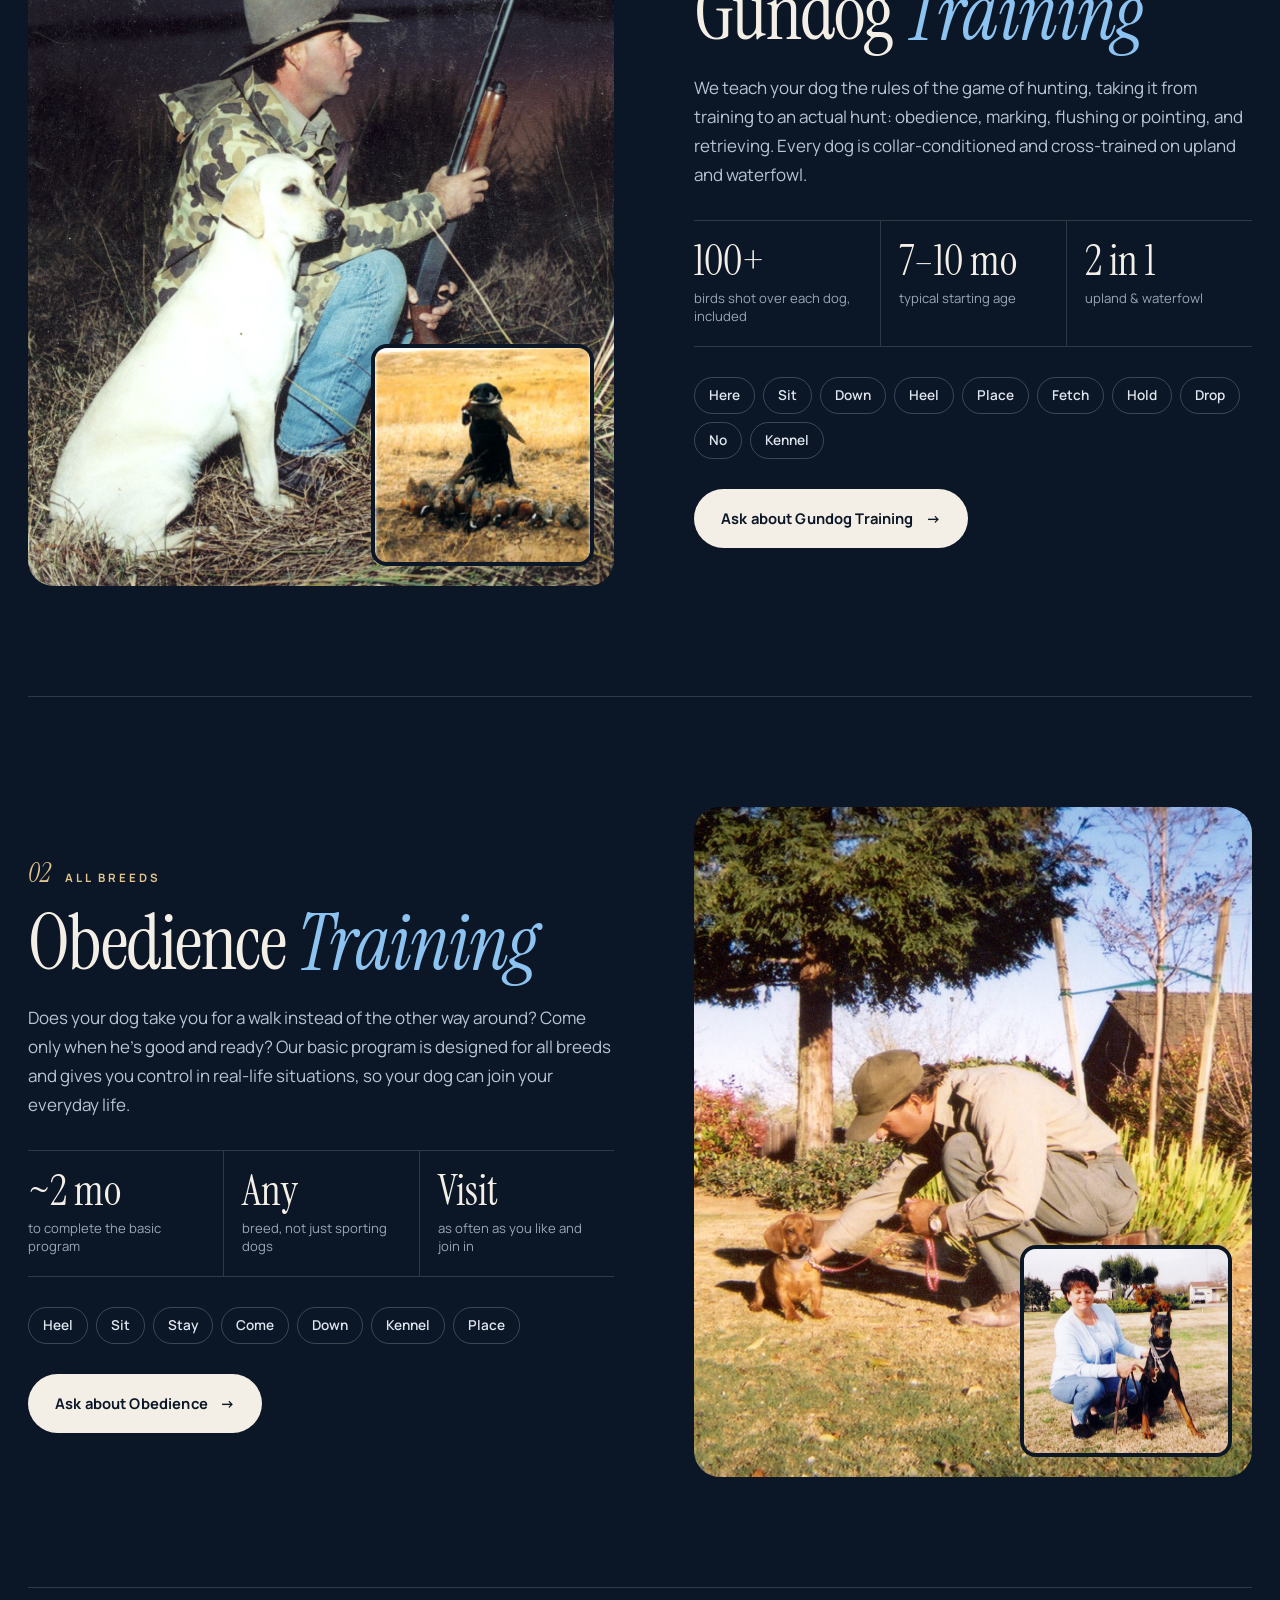
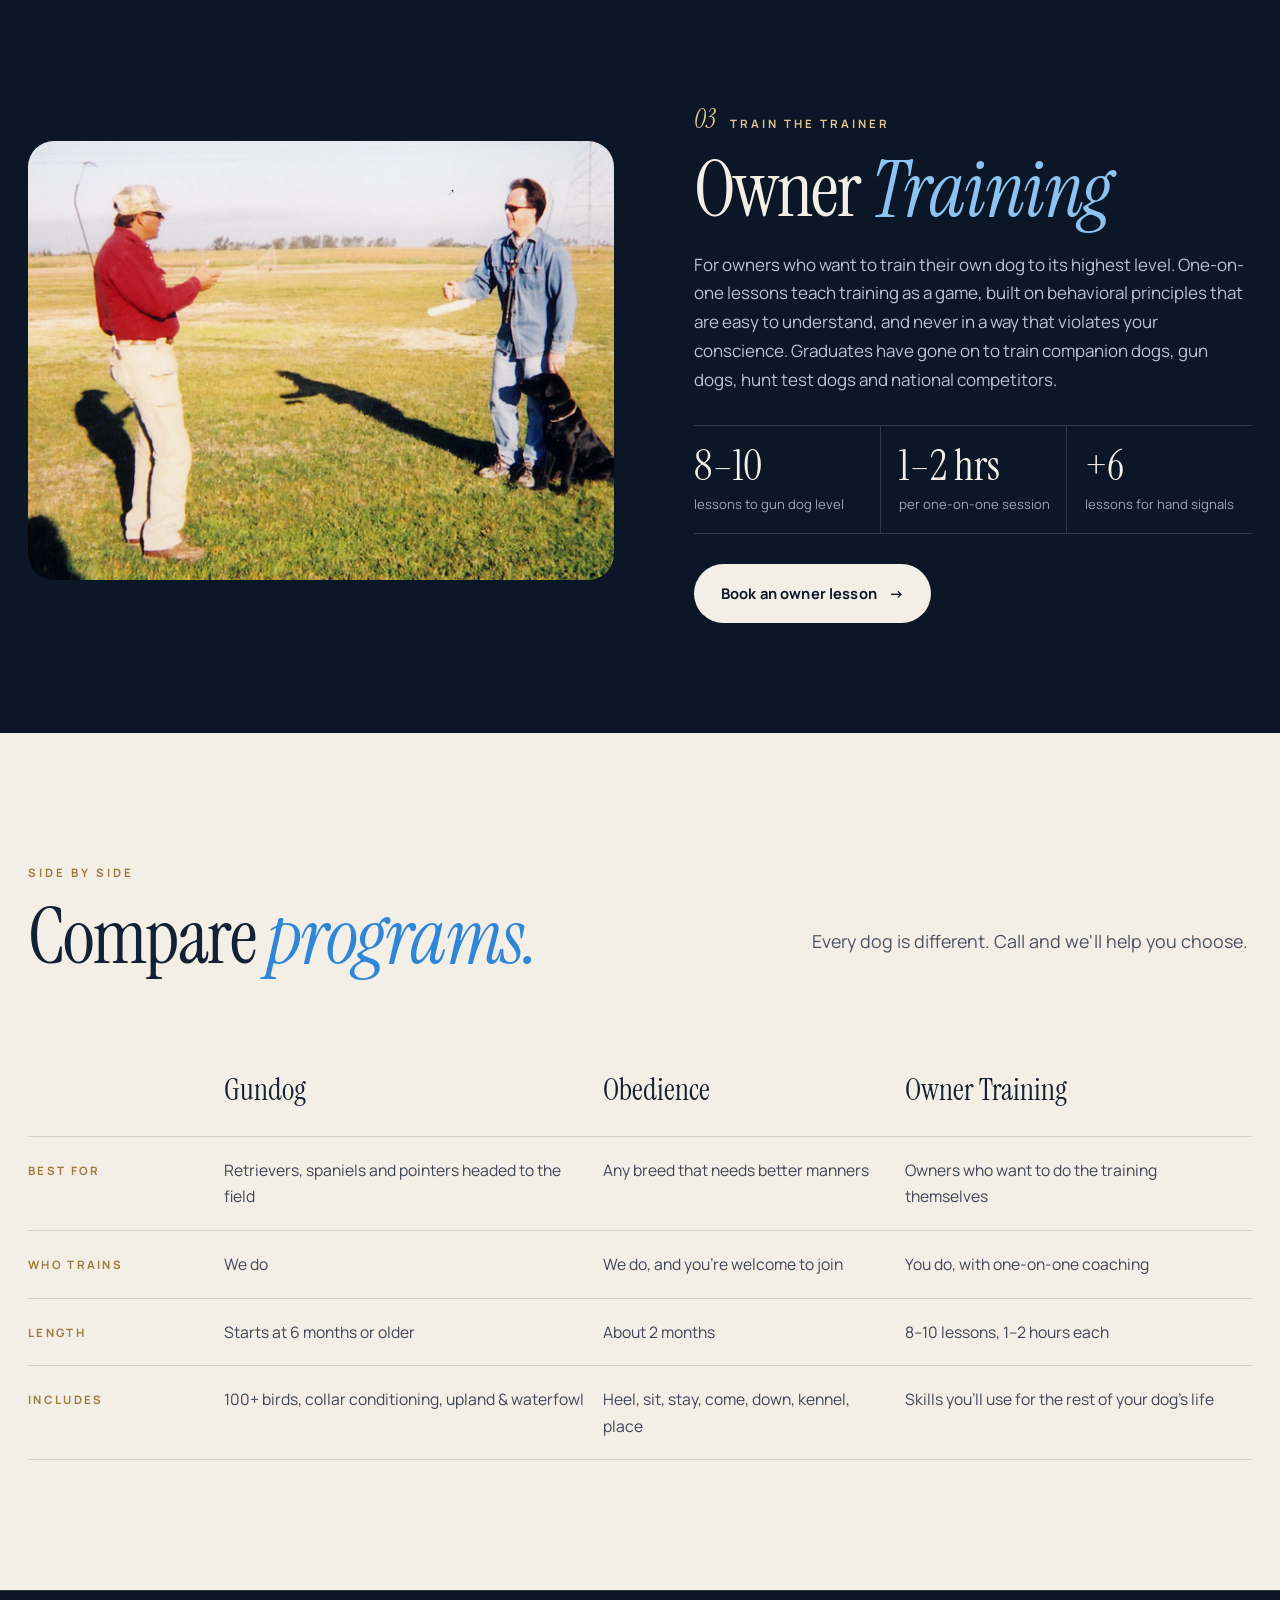
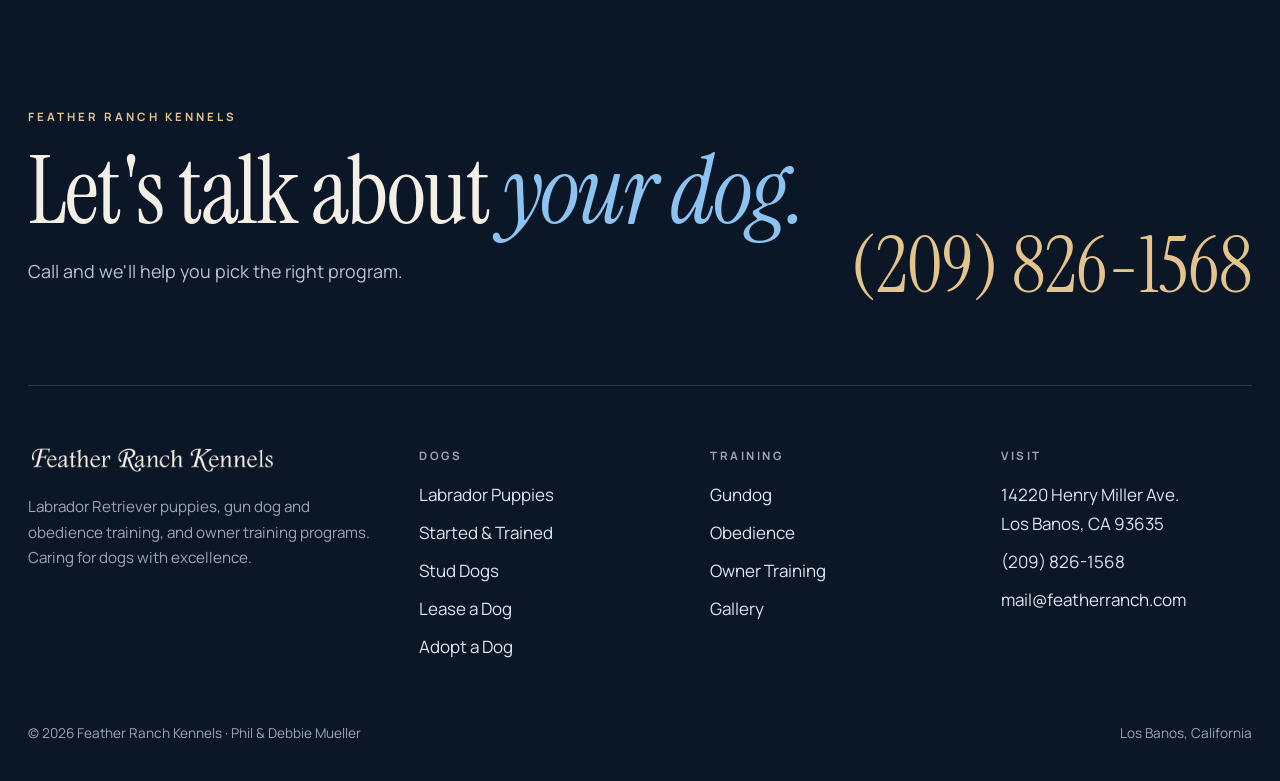
<file: training.html>
<!doctype html>
<html lang="en">
<head>
<meta charset="utf-8">
<meta name="viewport" content="width=device-width, initial-scale=1, viewport-fit=cover">
<title>Gun Dog, Obedience & Owner Training | Feather Ranch Kennels</title>
<meta name="description" content="Gundog training for retrievers, spaniels and pointing dogs, obedience for all breeds, and one-on-one owner training in Los Banos, California.">
<meta property="og:title" content="Gun Dog, Obedience & Owner Training | Feather Ranch Kennels">
<meta property="og:description" content="Gundog training for retrievers, spaniels and pointing dogs, obedience for all breeds, and one-on-one owner training in Los Banos, California.">
<meta property="og:image" content="images/wagon-pups.jpg">
<meta name="theme-color" content="#0b1626">
<link rel="icon" href="data:image/svg+xml,%3Csvg xmlns='http://www.w3.org/2000/svg' viewBox='0 0 64 64'%3E%3Crect width='64' height='64' rx='14' fill='%230b1626'/%3E%3Ctext x='32' y='46' font-family='Georgia' font-style='italic' font-size='40' fill='%23e2c48c' text-anchor='middle'%3EF%3C/text%3E%3C/svg%3E">
<link rel="preconnect" href="https://fonts.googleapis.com">
<link rel="preconnect" href="https://fonts.gstatic.com" crossorigin>
<link href="https://fonts.googleapis.com/css2?family=Instrument+Serif:ital@0;1&family=Manrope:wght@400;500;600;700;800&display=swap" rel="stylesheet">
<link rel="stylesheet" href="styles.css">

</head>
<body>
<a class="skip" href="#main">Skip to content</a>
<div class="announce" id="announce" hidden></div>
<header class="site"><div class="wrap">
  <a class="brand" href="index.html" aria-label="Feather Ranch Kennels home"><img src="images/logo-white.png" alt="Feather Ranch Kennels" width="642" height="76"></a>
  <nav class="nav" aria-label="Main"><a href="puppies.html">Puppies</a><a href="training.html" aria-current="page">Training</a><a href="dogs.html">Our Dogs</a><a href="gallery.html">Gallery</a><a href="contact.html">Contact</a><a class="call" href="tel:2098261568">Call <span class="callnum">(209) 826-1568</span></a><button class="menu-btn" aria-expanded="false" aria-controls="overlay-menu"><b>Menu</b><i></i></button></nav>
</div></header>
<div class="overlay-menu" id="overlay-menu"><a href="index.html">Home</a><a href="puppies.html">Puppies</a><a href="training.html" aria-current="page">Training</a><a href="dogs.html">Our Dogs</a><a href="gallery.html">Gallery</a><a href="contact.html">Contact</a><div class="meta">Phil &amp; Debbie Mueller<br><a href="tel:2098261568">(209) 826-1568</a><br><a href="mailto:mail@featherranch.com">mail@featherranch.com</a></div></div>
<main id="main">
<section class="page-hero"><img src="images/obedience1.jpg" alt="" style="object-position:center 22%"><div class="wrap">
  <div><span class="label">Training Programs</span><h1><span class="rise"><span>Every dog.</span></span><span class="rise"><span><i>Every owner.</i></span></span></h1></div>
  <p>Obedience for all breeds, hunting training for retrievers, spaniels and pointing dogs, and lessons that teach you to train your own.</p></div></section>
<section class="chapter" style="padding-bottom:40px"><div class="wrap">
  <div class="finder reveal" id="finder">
    <span class="label">Not sure where to start?</span><h2 style="margin-top:16px">Find your program <i>in three taps.</i></h2>
    <div class="finder-q"><p class="q">What do you want most from your dog?</p><div class="answers"><button data-v="family">A well-mannered family dog</button><button data-v="hunt">A hunting partner</button><button data-v="learn">To learn to train it myself</button></div></div>
    <div class="finder-q" hidden><p class="q">How old is your dog?</p><div class="answers"><button data-v="young">Under 6 months</button><button data-v="prime">6 months to 3 years</button><button data-v="older">Older than 3</button></div></div>
    <div class="finder-q" hidden><p class="q">How hands-on do you want to be?</p><div class="answers"><button data-v="ranch">Leave it to the pros</button><button data-v="hands">I want to be part of it</button></div></div>
    <div class="finder-result" hidden></div>
    <div class="dots"><i></i><i></i><i></i></div>
  </div>
</div></section>

<section><div class="wrap">
  <article class="program reveal" id="gundog">
    <div class="program-photo"><img src="images/marsh-yellow-lab.jpg" alt="Yellow Lab sitting steady beside a hunter at dusk" data-zoom data-caption="Steady at dusk" loading="lazy" style="object-position:center 45%"><div class="inset"><img src="images/lease-pheasants.jpg" alt="Black Lab with pheasants" data-zoom data-caption="A good day on upland birds" loading="lazy" style="object-position:center 80%"></div></div>
    <div><span class="num">01</span><span class="label" style="margin-left:14px">Retrievers · Spaniels · Pointers</span><h2>Gundog <i>Training</i></h2>
      <p>We teach your dog the rules of the game of hunting, taking it from training to an actual hunt: obedience, marking, flushing or pointing, and retrieving. Every dog is collar-conditioned and cross-trained on upland and waterfowl.</p>
      <div class="stats"><div><b>100+</b><span>birds shot over each dog, included</span></div><div><b>7–10 mo</b><span>typical starting age</span></div><div><b>2 in 1</b><span>upland &amp; waterfowl</span></div></div>
      <ul class="tags" style="margin-bottom:30px"><li>Here</li><li>Sit</li><li>Down</li><li>Heel</li><li>Place</li><li>Fetch</li><li>Hold</li><li>Drop</li><li>No</li><li>Kennel</li></ul>
      <a class="btn btn-cream" href="contact.html?interest=Gundog%20Training">Ask about Gundog Training <span>→</span></a></div>
  </article>
  <article class="program flip reveal" id="obedience">
    <div class="program-photo"><img src="images/obedience2.jpg" alt="Trainer kneeling with a young dog" data-zoom data-caption="Starting young" loading="lazy" style="object-position:40% center"><div class="inset"><img src="images/ownertrain-2.jpg" alt="Owner with her well trained Doberman" data-zoom data-caption="Every breed welcome" loading="lazy"></div></div>
    <div><span class="num">02</span><span class="label" style="margin-left:14px">All breeds</span><h2>Obedience <i>Training</i></h2>
      <p>Does your dog take you for a walk instead of the other way around? Come only when he's good and ready? Our basic program is designed for all breeds and gives you control in real-life situations, so your dog can join your everyday life.</p>
      <div class="stats"><div><b>~2 mo</b><span>to complete the basic program</span></div><div><b>Any</b><span>breed, not just sporting dogs</span></div><div><b>Visit</b><span>as often as you like and join in</span></div></div>
      <ul class="tags" style="margin-bottom:30px"><li>Heel</li><li>Sit</li><li>Stay</li><li>Come</li><li>Down</li><li>Kennel</li><li>Place</li></ul>
      <a class="btn btn-cream" href="contact.html?interest=Obedience%20Training">Ask about Obedience <span>→</span></a></div>
  </article>
  <article class="program reveal" id="owner">
    <div class="program-photo" style="aspect-ratio:4/3"><img src="images/ownertrain-1.jpg" alt="Trainer coaching an owner and his black Lab" data-zoom data-caption="One-on-one owner lesson" loading="lazy"></div>
    <div><span class="num">03</span><span class="label" style="margin-left:14px">Train the trainer</span><h2>Owner <i>Training</i></h2>
      <p>For owners who want to train their own dog to its highest level. One-on-one lessons teach training as a game, built on behavioral principles that are easy to understand, and never in a way that violates your conscience. Graduates have gone on to train companion dogs, gun dogs, hunt test dogs and national competitors.</p>
      <div class="stats"><div><b>8–10</b><span>lessons to gun dog level</span></div><div><b>1–2 hrs</b><span>per one-on-one session</span></div><div><b>+6</b><span>lessons for hand signals</span></div></div>
      <a class="btn btn-cream" href="contact.html?interest=Owner%20Training">Book an owner lesson <span>→</span></a></div>
  </article>
</div></section>

<section class="paper chapter" id="compare"><div class="wrap">
  <div class="chapter-head reveal"><div><span class="label">Side by side</span><h2>Compare <i>programs.</i></h2></div><p class="lede">Every dog is different. Call and we'll help you choose.</p></div>
  <div class="table-scroll reveal"><table class="compare">
    <thead><tr><th></th><th>Gundog</th><th>Obedience</th><th>Owner Training</th></tr></thead>
    <tbody>
      <tr><th>Best for</th><td>Retrievers, spaniels and pointers headed to the field</td><td>Any breed that needs better manners</td><td>Owners who want to do the training themselves</td></tr>
      <tr><th>Who trains</th><td>We do</td><td>We do, and you're welcome to join</td><td>You do, with one-on-one coaching</td></tr>
      <tr><th>Length</th><td>Starts at 6 months or older</td><td>About 2 months</td><td>8–10 lessons, 1–2 hours each</td></tr>
      <tr><th>Includes</th><td>100+ birds, collar conditioning, upland &amp; waterfowl</td><td>Heel, sit, stay, come, down, kennel, place</td><td>Skills you'll use for the rest of your dog's life</td></tr>
    </tbody>
  </table></div>
</div></section>
</main>
<footer class="site"><div class="wrap">
  <div class="foot-cta reveal"><div><span class="label">Feather Ranch Kennels</span><h2 style="margin-top:16px">Let's talk about <i>your dog.</i></h2><p class="lede" style="margin-top:20px">Call and we'll help you pick the right program.</p></div><a class="big-phone" href="tel:2098261568">(209) 826-1568</a></div>
  <div class="foot-grid">
    <div><img src="images/logo-white.png" alt="Feather Ranch Kennels" width="642" height="76"><p>Labrador Retriever puppies, gun dog and obedience training, and owner training programs. Caring for dogs with excellence.</p></div>
    <div><h4>Dogs</h4><ul><li><a href="puppies.html">Labrador Puppies</a></li><li><a href="dogs.html#started">Started &amp; Trained</a></li><li><a href="dogs.html#stud">Stud Dogs</a></li><li><a href="dogs.html#lease">Lease a Dog</a></li><li><a href="dogs.html#adopt">Adopt a Dog</a></li></ul></div>
    <div><h4>Training</h4><ul><li><a href="training.html#gundog">Gundog</a></li><li><a href="training.html#obedience">Obedience</a></li><li><a href="training.html#owner">Owner Training</a></li><li><a href="gallery.html">Gallery</a></li></ul></div>
    <div><h4>Visit</h4><ul><li><a href="https://www.google.com/maps/dir/?api=1&destination=14220+Henry+Miller+Ave,+Los+Banos,+CA+93635" target="_blank" rel="noopener">14220 Henry Miller Ave.<br>Los Banos, CA 93635</a></li><li><a href="tel:2098261568">(209) 826-1568</a></li><li><a href="mailto:mail@featherranch.com">mail@featherranch.com</a></li></ul></div>
  </div>
  <div class="foot-bottom"><span>© <span id="year">2026</span> Feather Ranch Kennels · Phil &amp; Debbie Mueller</span><span>Los Banos, California</span></div>
</div></footer>
<div class="callbar"><a class="btn btn-cream" href="tel:2098261568">Call</a><a class="btn btn-ghost" href="sms:2098261568">Text</a></div>
<script src="content.js"></script>
<script src="site.js"></script>
</body>
</html>
</file>
<file: styles.css>
:root {
  --night: #0b1626;
  --night-2: #0f1e33;
  --navy: #10264a;
  --blue: #2f86d6;
  --sky: #8cc3f0;
  --wheat: #e2c48c;
  --cream: #f4efe6;
  --paper: #efe8db;
  --ink: #142033;
  --dim: #9aa6b8;
  --soft: #b9c3d2;
  --line: rgba(244, 239, 230, .16);
  --line-dark: rgba(20, 32, 51, .14);
  --display: "Instrument Serif", Georgia, serif;
  --sans: "Manrope", system-ui, -apple-system, sans-serif;
  --ease: cubic-bezier(.2, .8, .2, 1);
}
* { box-sizing: border-box; }
html { scroll-behavior: smooth; }
body { margin: 0; background: var(--night); color: var(--cream); font-family: var(--sans); font-size: 17px; line-height: 1.7; -webkit-font-smoothing: antialiased; }
img { display: block; max-width: 100%; }
a { color: inherit; }
::selection { background: var(--wheat); color: var(--night); }
:focus-visible { outline: 2px solid var(--wheat); outline-offset: 3px; }
.wrap { width: min(1320px, 100% - 56px); margin-inline: auto; }
@media (max-width: 600px) { .wrap { width: calc(100% - 32px); } }
.label { font-size: .72rem; letter-spacing: .26em; text-transform: uppercase; font-weight: 700; color: var(--wheat); display: inline-block; }
.skip { position: absolute; left: -999px; top: 0; z-index: 100; background: var(--cream); color: var(--night); padding: 10px 16px; }
.skip:focus { left: 10px; top: 10px; }
h1, h2, h3 { font-family: var(--display); font-weight: 400; letter-spacing: -.02em; margin: 0; line-height: .95; }
h2 { font-size: clamp(2.8rem, 6vw, 5.6rem); }
h2 i, h1 i { color: var(--sky); }
p { margin: 0 0 1em; }
.lede { font-size: 1.12rem; color: var(--soft); max-width: 34em; }

/* Buttons */
.btn { display: inline-flex; align-items: center; gap: 12px; padding: 16px 26px; border-radius: 999px; text-decoration: none; font-weight: 700; font-size: .92rem; letter-spacing: .01em; border: 1px solid transparent; cursor: pointer; font-family: var(--sans); transition: background .3s, color .3s, border-color .3s; }
.btn span { transition: transform .3s var(--ease); }
.btn:hover span { transform: translateX(4px); }
.btn-cream { background: var(--cream); color: var(--night); }
.btn-cream:hover { background: var(--wheat); }
.btn-ghost { border-color: rgba(244,239,230,.4); color: var(--cream); }
.btn-ghost:hover { background: var(--cream); color: var(--night); }
.btn-night { background: var(--night); color: var(--cream); }
.btn-night:hover { background: var(--navy); }
.btn-outline-dark { border-color: rgba(20,32,51,.3); color: var(--ink); }
.btn-outline-dark:hover { background: var(--ink); color: var(--cream); }
.link-line { text-decoration: none; border-bottom: 1px solid var(--wheat); padding-bottom: 2px; font-weight: 600; }

/* Header */
.announce { position: relative; z-index: 31; background: var(--wheat); color: var(--night); text-align: center; font-size: .86rem; font-weight: 600; padding: 8px 16px; }
.announce a { margin-left: 6px; }
header.site { position: fixed; left: 0; right: 0; top: 0; z-index: 30; padding: 24px 0; transition: background .4s, padding .4s, top .3s; }
body.has-announce header.site { top: var(--ann-h, 38px); }
body.has-announce header.site.solid, body.menu-open header.site { top: 0; }
header.site.solid { background: rgba(11, 22, 38, .84); backdrop-filter: blur(14px); -webkit-backdrop-filter: blur(14px); padding: 13px 0; }
header.site .wrap { display: flex; align-items: center; justify-content: space-between; gap: 24px; }
.brand img { height: 30px; width: auto; }
.nav { display: flex; align-items: center; gap: 4px; }
.nav a { text-decoration: none; font-weight: 600; font-size: .92rem; padding: 10px 15px; border-radius: 999px; color: #e6ebf3; transition: background .25s; }
.nav a:hover { background: rgba(255,255,255,.1); }
.nav a[aria-current="page"] { color: var(--wheat); }
.nav a.call { white-space: nowrap; border: 1px solid rgba(255,255,255,.4); margin-left: 8px; }
.nav a.call:hover { background: var(--cream); color: var(--night); }
.menu-btn { display: none; background: none; border: 0; color: var(--cream); cursor: pointer; padding: 8px; font: inherit; font-weight: 700; font-size: .78rem; letter-spacing: .2em; text-transform: uppercase; align-items: center; gap: 10px; }
.menu-btn i { width: 26px; height: 10px; position: relative; display: inline-block; }
.menu-btn i::before, .menu-btn i::after { content: ""; position: absolute; left: 0; right: 0; height: 1.5px; background: currentColor; transition: transform .35s var(--ease), top .35s; }
.menu-btn i::before { top: 0; } .menu-btn i::after { top: 8px; }
.menu-open .menu-btn i::before { top: 4px; transform: rotate(45deg); }
.menu-open .menu-btn i::after { top: 4px; transform: rotate(-45deg); }
.overlay-menu { position: fixed; inset: 0; z-index: 29; background: var(--night); display: flex; flex-direction: column; justify-content: center; padding: 90px 28px 40px; clip-path: inset(0 0 100% 0); transition: clip-path .7s cubic-bezier(.7,0,.2,1), visibility 0s .7s; visibility: hidden; }
.menu-open .overlay-menu { clip-path: inset(0 0 0 0); visibility: visible; transition: clip-path .7s cubic-bezier(.7,0,.2,1); }
.overlay-menu a { font-family: var(--display); font-size: clamp(2.6rem, 11vw, 4rem); line-height: 1.12; text-decoration: none; color: var(--cream); }
.overlay-menu a[aria-current="page"] { color: var(--wheat); font-style: italic; }
.overlay-menu .meta { margin-top: 34px; color: var(--dim); font-size: .95rem; line-height: 1.6; }
.overlay-menu .meta a { font-family: var(--sans); font-size: 1rem; color: var(--cream); }
@media (max-width: 960px) {
  .nav a:not(.call) { display: none; }
  .menu-btn { display: inline-flex; }
  .brand img { height: 24px; }
  .nav a.call { padding: 8px 14px; font-size: .82rem; }
}
@media (max-width: 440px) { .nav a.call .callnum { display: none; } .menu-btn b { display: none; } }

/* Home hero */
.hero { position: relative; height: 100vh; height: 100svh; min-height: 640px; overflow: hidden; }
.hero-media { position: absolute; inset: 0; }
.hero-media img { width: 100%; height: 100%; object-fit: cover; object-position: center 42%; animation: drift 22s ease-out forwards; transform-origin: 60% 40%; }
@keyframes drift { from { transform: scale(1.18); } to { transform: scale(1.02); } }
.hero::after, .page-hero::after { content: ""; position: absolute; inset: 0; background: linear-gradient(180deg, rgba(11,22,38,.6) 0%, rgba(11,22,38,0) 26%), linear-gradient(0deg, rgba(11,22,38,.97) 0%, rgba(11,22,38,.55) 36%, rgba(11,22,38,0) 64%); pointer-events: none; }
.hero-copy { position: absolute; z-index: 2; left: 0; right: 0; bottom: 64px; }
.hero-copy .wrap { display: grid; grid-template-columns: 1fr auto; align-items: end; gap: 40px; }
.hero .label { margin-bottom: 20px; display: block; }
.hero h1 { font-size: clamp(3.6rem, 9.6vw, 9.4rem); line-height: .86; letter-spacing: -.025em; }
.rise { display: block; overflow: hidden; padding-bottom: .04em; }
.rise > span { display: inline-block; transform: translateY(105%); animation: rise 1.2s var(--ease) forwards; }
.rise:nth-child(2) > span { animation-delay: .15s; }
@keyframes rise { to { transform: none; } }
.now { display: flex; gap: 18px; align-items: center; text-decoration: none; background: rgba(244,239,230,.08); border: 1px solid rgba(244,239,230,.2); backdrop-filter: blur(16px); -webkit-backdrop-filter: blur(16px); padding: 14px 22px 14px 14px; border-radius: 18px; max-width: 380px; opacity: 0; animation: fadein 1s .9s forwards; transition: background .3s; }
.now:hover { background: rgba(244,239,230,.16); }
.now img { width: 64px; height: 64px; border-radius: 12px; object-fit: cover; object-position: center 25%; }
.now .label { margin: 0 0 2px; font-size: .62rem; }
.now b { display: block; font-family: var(--display); font-weight: 400; font-size: 1.5rem; line-height: 1.1; }
.now small { color: var(--dim); font-size: .85rem; }
.now .arrow { margin-left: auto; font-size: 1.3rem; transition: transform .3s; }
.now:hover .arrow { transform: translateX(4px); }
@keyframes fadein { to { opacity: 1; } }
.scroll-cue { position: absolute; z-index: 2; left: 50%; bottom: 18px; width: 1px; height: 36px; background: linear-gradient(var(--cream), transparent); animation: cue 2s infinite; }
@keyframes cue { 0% { transform: scaleY(0); transform-origin: top; } 50% { transform: scaleY(1); transform-origin: top; } 51% { transform-origin: bottom; } 100% { transform: scaleY(0); transform-origin: bottom; } }
@media (max-width: 900px) { .hero-copy .wrap { grid-template-columns: 1fr; gap: 26px; } .hero-copy { bottom: 40px; } }

/* Page hero */
.page-hero { position: relative; height: 78vh; min-height: 520px; overflow: hidden; display: flex; align-items: flex-end; }
.page-hero > img { position: absolute; inset: 0; width: 100%; height: 100%; object-fit: cover; animation: drift 22s ease-out forwards; }
.page-hero .wrap { position: relative; z-index: 2; padding-bottom: 64px; display: grid; grid-template-columns: 1fr minmax(0, 420px); gap: 40px; align-items: end; }
.page-hero h1 { font-size: clamp(3.4rem, 8.6vw, 8.2rem); line-height: .88; }
.page-hero .label { margin-bottom: 18px; display: block; }
.page-hero p { color: #d3dae5; font-size: 1.08rem; margin: 0; }
@media (max-width: 900px) { .page-hero .wrap { grid-template-columns: 1fr; gap: 20px; padding-bottom: 44px; } .page-hero { height: 70vh; } }

/* Statement */
.statement { padding: 150px 0 120px; }
.statement p { font-family: var(--display); font-size: clamp(2rem, 3.8vw, 3.5rem); line-height: 1.12; letter-spacing: -.01em; max-width: 22em; margin: 0; color: #c9d1de; }
.statement em { color: var(--cream); }
.statement .w { opacity: .18; transition: opacity .5s; }
.statement .w.lit { opacity: 1; }
@media (max-width: 700px) { .statement { padding: 100px 0 70px; } }

/* Story */
.story { display: grid; grid-template-columns: 1fr 1.1fr; gap: 70px; padding-bottom: 120px; }
.steps { padding: 10vh 0 26vh; }
.step { min-height: 70vh; display: flex; flex-direction: column; justify-content: center; opacity: .25; transition: opacity .6s; }
.step.active { opacity: 1; }
.num { font-family: var(--display); font-style: italic; color: var(--wheat); font-size: 1.6rem; }
.step h2 { font-size: clamp(3rem, 5.4vw, 5.4rem); margin: 6px 0 22px; }
.step p { color: var(--soft); max-width: 30em; font-size: 1.08rem; margin: 0 0 18px; }
.tags { list-style: none; padding: 0; margin: 0; display: flex; flex-wrap: wrap; gap: 8px; }
.tags li { border: 1px solid rgba(244,239,230,.22); border-radius: 999px; padding: 6px 14px; font-size: .85rem; font-weight: 600; color: #dfe5ee; }
.stage { position: sticky; top: 12vh; height: 76vh; border-radius: 26px; overflow: hidden; align-self: start; margin-top: 10vh; box-shadow: 0 40px 100px rgba(0,0,0,.5); }
.stage figure { position: absolute; inset: 0; margin: 0; clip-path: inset(100% 0 0 0); transition: clip-path 1.1s cubic-bezier(.7,0,.2,1); }
.stage figure.show, .stage figure.past { clip-path: inset(0 0 0 0); }
.stage img { width: 100%; height: 100%; object-fit: cover; transform: scale(1.12); transition: transform 1.6s var(--ease); }
.stage figure.show img { transform: scale(1); }
.stage figcaption { position: absolute; left: 22px; bottom: 20px; background: rgba(11,22,38,.6); backdrop-filter: blur(10px); padding: 8px 16px; border-radius: 999px; font-size: .85rem; font-weight: 600; }
.progress { position: absolute; right: 22px; top: 22px; display: flex; flex-direction: column; gap: 8px; z-index: 5; }
.progress i { width: 4px; height: 26px; border-radius: 4px; background: rgba(255,255,255,.35); transition: background .4s, height .4s; }
.progress i.on { background: var(--wheat); height: 44px; }
@media (max-width: 900px) {
  .story { grid-template-columns: 1fr; gap: 0; padding-bottom: 60px; }
  .stage { top: 64px; height: 40vh; margin-top: 0; z-index: 2; border-radius: 18px; order: -1; }
  .steps { padding: 0 0 10vh; }
  .step { min-height: 62vh; }
}

/* Cream chapter */
.paper { background: var(--cream); color: var(--ink); }
.paper h2, .paper h3 { color: var(--ink); }
.paper h2 i { color: var(--blue); }
.paper .label { color: #a07a3c; }
.paper .lede { color: #4a5263; }
.chapter { padding: 130px 0; }
@media (max-width: 700px) { .chapter { padding: 84px 0; } }
.chapter-head { display: grid; grid-template-columns: 1fr minmax(0, 440px); gap: 40px; align-items: end; margin-bottom: 70px; }
.chapter-head .label { display: block; margin-bottom: 18px; }
@media (max-width: 900px) { .chapter-head { grid-template-columns: 1fr; gap: 20px; margin-bottom: 44px; } }

/* Litter */
.litter-top { display: flex; justify-content: space-between; align-items: end; gap: 24px; flex-wrap: wrap; border-bottom: 1px solid var(--line-dark); padding-bottom: 26px; margin-bottom: 50px; }
.litter-top h3 { font-size: clamp(2.6rem, 5vw, 4.4rem); }
.litter-top h3 i { color: var(--blue); }
.litter-meta { display: flex; gap: 28px; align-items: center; flex-wrap: wrap; font-weight: 600; color: #4a5263; }
.status { display: inline-flex; align-items: center; gap: 10px; background: var(--ink); color: var(--cream); padding: 9px 16px; border-radius: 999px; font-size: .85rem; font-weight: 700; }
.status::before { content: ""; width: 8px; height: 8px; border-radius: 50%; background: #5fd38d; box-shadow: 0 0 0 0 rgba(95,211,141,.6); animation: ping 2s infinite; }
.status.sold::before { background: #9aa6b8; animation: none; }
@keyframes ping { 70% { box-shadow: 0 0 0 10px rgba(95,211,141,0); } 100% { box-shadow: 0 0 0 0 rgba(95,211,141,0); } }
.pair { display: grid; grid-template-columns: 1fr 120px 1fr; align-items: start; max-width: 1060px; margin: 0 auto; }
.cross { font-family: var(--display); font-style: italic; font-size: 7rem; line-height: 1; color: #a07a3c; text-align: center; align-self: center; margin-top: -60px; }
.parent figure { margin: 0 0 26px; position: relative; aspect-ratio: 1 / 1.1; overflow: hidden; border-radius: 20px; cursor: zoom-in; background: #ddd; }
.parent figure img { width: 100%; height: 100%; object-fit: cover; transition: transform 1.2s var(--ease); }
.parent figure:hover img { transform: scale(1.04); }
.parent figure span { position: absolute; left: 16px; top: 16px; background: rgba(244,239,230,.92); color: var(--ink); border-radius: 999px; padding: 6px 14px; font-size: .72rem; letter-spacing: .2em; text-transform: uppercase; font-weight: 800; }
.parent h4 { font-family: var(--display); font-weight: 400; font-size: 2.4rem; line-height: 1; margin: 0 0 4px; color: var(--ink); }
.parent .call { font-family: var(--display); font-style: italic; font-size: 1.3rem; color: #6b7384; }
.parent p { color: #4a5263; margin: 14px 0 18px; }
.clearances { list-style: none; padding: 0; margin: 0; border-top: 1px solid var(--line-dark); }
.clearances li { display: flex; justify-content: space-between; padding: 12px 0; border-bottom: 1px solid var(--line-dark); font-weight: 600; font-size: .95rem; }
.clearances li b { color: #1f7a49; }
.litter-cta { margin-top: 60px; display: flex; justify-content: space-between; align-items: center; gap: 24px; flex-wrap: wrap; background: var(--ink); color: var(--cream); border-radius: 22px; padding: 30px 34px; }
.litter-cta p { margin: 0; font-family: var(--display); font-size: 1.8rem; line-height: 1.15; }
.litter-cta p i { color: var(--wheat); }
.litter-cta .acts { display: flex; gap: 10px; flex-wrap: wrap; }
@media (max-width: 900px) { .pair { grid-template-columns: 1fr; } .cross { margin: -10px 0 10px; font-size: 5rem; } }
.empty { border: 1px dashed currentColor; border-radius: 22px; padding: 34px; display: flex; justify-content: space-between; align-items: center; gap: 20px; flex-wrap: wrap; }
.empty h4 { font-family: var(--display); font-weight: 400; font-size: 2rem; margin: 0 0 6px; }
.empty p { margin: 0; opacity: .75; max-width: 40em; }

/* Index list with floating photo */
.index { border-top: 1px solid var(--line); }
.index a { display: grid; grid-template-columns: 80px 1fr minmax(0, 340px) 40px; gap: 24px; align-items: center; padding: 34px 0; border-bottom: 1px solid var(--line); text-decoration: none; position: relative; }
.index .n { font-family: var(--display); font-style: italic; color: var(--wheat); font-size: 1.3rem; }
.index h3 { font-size: clamp(2.2rem, 4.6vw, 4.2rem); transition: transform .5s var(--ease), color .3s; }
.index p { margin: 0; color: var(--dim); font-size: .98rem; }
.index .go { font-size: 1.6rem; transition: transform .4s var(--ease); justify-self: end; }
.index a:hover h3 { transform: translateX(18px); color: var(--wheat); }
.index a:hover .go { transform: translateX(6px) rotate(-45deg); }
.index .thumb { display: none; }
.float-photo { position: fixed; left: 0; top: 0; width: 300px; height: 360px; border-radius: 18px; overflow: hidden; pointer-events: none; z-index: 20; opacity: 0; transform: translate(-50%, -50%) scale(.8) rotate(-4deg); transition: opacity .35s, transform .5s var(--ease); box-shadow: 0 30px 80px rgba(0,0,0,.5); }
.float-photo.on { opacity: 1; transform: translate(-50%, -50%) scale(1) rotate(-3deg); }
.float-photo img { position: absolute; inset: 0; width: 100%; height: 100%; object-fit: cover; opacity: 0; transition: opacity .3s; }
.float-photo img.on { opacity: 1; }
@media (max-width: 900px), (pointer: coarse) {
  .index a { grid-template-columns: 92px 1fr 24px; gap: 18px; padding: 22px 0; }
  .index .n, .index p { display: none; }
  .index .thumb { display: block; width: 92px; height: 92px; border-radius: 14px; object-fit: cover; }
  .float-photo { display: none; }
}

/* Photo reel */
.reel { overflow: hidden; padding: 10px 0 30px; -webkit-mask-image: linear-gradient(90deg, transparent, #000 6%, #000 94%, transparent); mask-image: linear-gradient(90deg, transparent, #000 6%, #000 94%, transparent); }
.reel-track { display: flex; gap: 18px; width: max-content; animation: reel 80s linear infinite; }
.reel:hover .reel-track { animation-play-state: paused; }
.reel figure { margin: 0; height: 380px; flex: none; }
.reel figure img { height: 100%; width: auto; border-radius: 16px; cursor: zoom-in; transition: transform .5s var(--ease); }
.reel figure:nth-child(even) { margin-top: 40px; height: 320px; }
.reel figure img:hover { transform: scale(1.03); }
@keyframes reel { to { transform: translateX(-50%); } }
@media (max-width: 700px) { .reel figure { height: 240px; } .reel figure:nth-child(even) { height: 200px; margin-top: 24px; } }

/* Big sky band: real sky gradient flowing into the panorama photo */
.sky { position: relative; overflow: hidden; text-align: center; padding: 150px 0 0; background: linear-gradient(180deg, var(--night) 0%, #123462 26%, #2a64ad 60%, #4f8ad0 100%); }
.sky .wrap { position: relative; z-index: 2; padding-bottom: 50px; }
.sky h2 { font-size: clamp(3rem, 8vw, 7.6rem); text-shadow: 0 4px 40px rgba(0,0,0,.25); }
.sky h2 i { color: #fff; }
.sky .label { color: #fff; opacity: .85; }
.sky p { color: #eef3fa; font-size: 1.15rem; margin: 22px auto 30px; max-width: 32em; }
.sky-strip { display: block; width: 100%; max-width: 1500px; margin: 0 auto; height: auto; -webkit-mask-image: linear-gradient(180deg, transparent 0%, #000 45%); mask-image: linear-gradient(180deg, transparent 0%, #000 45%); position: relative; z-index: 1; }
.sky::after { content: ""; position: absolute; left: 0; right: 0; bottom: 0; height: 90px; background: linear-gradient(transparent, var(--night)); z-index: 3; pointer-events: none; }
@media (min-width: 1500px) { .sky { background: linear-gradient(180deg, var(--night) 0%, #123462 26%, #2a64ad 60%, #4f8ad0 85%, var(--night) 100%); } }
@media (max-width: 700px) { .sky { padding-top: 100px; } .sky-strip { width: 100%; height: 170px; object-fit: cover; object-position: 8% 60%; } }
.flock { position: absolute; z-index: 1; top: 18%; left: 0; width: 160px; height: 120px; animation: fly 30s linear infinite; pointer-events: none; }
.duck { position: absolute; left: calc(var(--d) * 70px); top: calc(50% + var(--y)); width: calc(30px * var(--s)); opacity: .85; }
.duck .w { animation: flap .55s ease-in-out infinite alternate; animation-delay: calc(var(--d) * -1s); transform-origin: center; transform-box: fill-box; }
@keyframes flap { from { transform: scaleY(1); } to { transform: scaleY(-.5); } }
@keyframes fly { from { transform: translate(-200px, 40px); } to { transform: translate(calc(100vw + 100px), -70px); } }

/* Color picker */
.colors-grid { display: grid; grid-template-columns: 1fr 1.1fr; gap: 70px; align-items: center; }
.swatches { display: grid; margin: 34px 0 26px; border-top: 1px solid var(--line); }
.swatches button { all: unset; cursor: pointer; display: grid; grid-template-columns: 44px 1fr auto; gap: 18px; align-items: center; padding: 16px 0; border-bottom: 1px solid var(--line); transition: padding .4s var(--ease); }
.swatches button i { width: 44px; height: 44px; border-radius: 50%; box-shadow: inset 0 0 0 1px rgba(255,255,255,.25); transition: transform .4s var(--ease); }
.swatches button b { font-family: var(--display); font-weight: 400; font-size: 2.2rem; line-height: 1; opacity: .45; transition: opacity .3s; }
.swatches button small { color: var(--dim); font-size: .85rem; opacity: 0; transition: opacity .3s; }
.swatches button[aria-checked="true"] { padding-left: 12px; }
.swatches button[aria-checked="true"] b, .swatches button[aria-checked="true"] small { opacity: 1; }
.swatches button[aria-checked="true"] i { transform: scale(1.12); box-shadow: 0 0 0 3px var(--night), 0 0 0 4px var(--wheat); }
.swatches button:focus-visible { outline: 2px solid var(--wheat); }
.color-stage { position: relative; aspect-ratio: 4/5; border-radius: 26px; overflow: hidden; box-shadow: 0 40px 100px rgba(0,0,0,.45); max-height: 680px; width: 100%; background: #222; }
.color-photo { position: absolute; inset: 0; background-repeat: no-repeat; clip-path: circle(0% at 50% 50%); transition: clip-path 1s cubic-bezier(.7,0,.2,1); }
.color-photo.on { clip-path: circle(150% at 50% 50%); z-index: 2; }
.color-photo.prev { clip-path: circle(150% at 50% 50%); z-index: 1; transition: none; }
.color-label { position: absolute; z-index: 3; left: 22px; bottom: 20px; background: rgba(11,22,38,.6); backdrop-filter: blur(10px); padding: 8px 16px; border-radius: 999px; font-size: .85rem; font-weight: 600; }
@media (max-width: 900px) { .colors-grid { grid-template-columns: 1fr; gap: 40px; } }

/* Numbered list */
.numbered { list-style: none; counter-reset: n; padding: 0; margin: 0; border-top: 1px solid var(--line-dark); }
.numbered li { counter-increment: n; display: grid; grid-template-columns: 70px 1fr; gap: 20px; padding: 22px 0; border-bottom: 1px solid var(--line-dark); font-family: var(--display); font-size: clamp(1.6rem, 2.8vw, 2.3rem); line-height: 1.15; }
.numbered li::before { content: "0" counter(n); font-style: italic; color: #a07a3c; font-size: .7em; padding-top: .3em; }
.split { display: grid; grid-template-columns: 1fr 1fr; gap: 70px; align-items: center; }
.split-photo { border-radius: 24px; overflow: hidden; aspect-ratio: 4/5; cursor: zoom-in; }
.split-photo img { width: 100%; height: 100%; object-fit: cover; }
@media (max-width: 900px) { .split { grid-template-columns: 1fr; gap: 40px; } }

/* Timeline */
.timeline { display: grid; grid-template-columns: repeat(4, 1fr); position: relative; }
.timeline::before { content: ""; position: absolute; left: 0; right: 0; top: 22px; height: 1px; background: var(--line); }
.timeline div { padding-right: 30px; position: relative; }
.timeline div::before { content: ""; display: block; width: 45px; height: 45px; border-radius: 50%; background: var(--night); border: 1px solid var(--wheat); margin-bottom: 26px; position: relative; }
.timeline div::after { content: ""; position: absolute; left: 17px; top: 17px; width: 11px; height: 11px; border-radius: 50%; background: var(--wheat); }
.timeline h3 { font-size: 2rem; margin-bottom: 10px; }
.timeline p { color: var(--soft); font-size: .98rem; }
@media (max-width: 900px) { .timeline { grid-template-columns: 1fr; gap: 28px; } .timeline::before { left: 22px; right: auto; top: 0; bottom: 0; width: 1px; height: auto; } .timeline div { padding-left: 70px; padding-right: 0; } .timeline div::before { position: absolute; left: 0; top: 0; } }

/* FAQ */
.faq { border-top: 1px solid var(--line-dark); }
.faq details { border-bottom: 1px solid var(--line-dark); }
.faq summary { cursor: pointer; list-style: none; display: flex; justify-content: space-between; gap: 20px; padding: 26px 0; font-family: var(--display); font-size: clamp(1.5rem, 2.6vw, 2.1rem); line-height: 1.15; }
.faq summary::-webkit-details-marker { display: none; }
.faq summary::after { content: "+"; font-family: var(--sans); font-weight: 300; font-size: 2rem; line-height: 1; color: #a07a3c; transition: transform .4s var(--ease); }
.faq details[open] summary::after { transform: rotate(45deg); }
.faq details p { color: #4a5263; max-width: 46em; padding-bottom: 26px; margin: 0; }

/* Program finder */
.finder { position: relative; border-radius: 30px; overflow: hidden; padding: 70px 60px; background: radial-gradient(120% 140% at 0% 0%, #1b3b6b 0%, var(--night-2) 55%); border: 1px solid var(--line); text-align: center; }
.finder h2 { font-size: clamp(2.4rem, 4.6vw, 4.2rem); margin-bottom: 40px; }
.finder .q { font-family: var(--display); font-style: italic; color: var(--wheat); font-size: 1.7rem; margin-bottom: 22px; }
.answers { display: flex; gap: 12px; justify-content: center; flex-wrap: wrap; }
.answers button { font: inherit; font-weight: 600; color: var(--cream); background: rgba(244,239,230,.05); border: 1px solid rgba(244,239,230,.25); padding: 18px 26px; border-radius: 999px; cursor: pointer; transition: background .3s, color .3s, transform .3s var(--ease); }
.answers button:hover { background: var(--cream); color: var(--night); transform: translateY(-2px); }
.finder-q { animation: up .5s var(--ease); }
.finder-result { animation: up .6s var(--ease); display: grid; grid-template-columns: 300px 1fr; gap: 40px; text-align: left; align-items: center; max-width: 920px; margin: 0 auto; }
.finder-result[hidden], .finder-q[hidden] { display: none; }
.finder-result img { width: 100%; aspect-ratio: 1; object-fit: cover; border-radius: 20px; }
.finder-result h3 { font-size: 3.2rem; margin: 10px 0 14px; }
.finder-result p { color: var(--soft); }
.finder-result .acts { display: flex; gap: 10px; flex-wrap: wrap; align-items: center; }
.again { background: none; border: 0; color: var(--dim); font: inherit; font-weight: 600; cursor: pointer; padding: 10px; }
.again:hover { color: var(--cream); }
.dots { display: flex; gap: 8px; justify-content: center; margin-top: 40px; }
.dots i { width: 40px; height: 3px; border-radius: 3px; background: rgba(244,239,230,.2); transition: background .4s; }
.dots i.done { background: var(--wheat); }
@keyframes up { from { opacity: 0; transform: translateY(16px); } to { opacity: 1; transform: none; } }
@media (max-width: 700px) { .finder { padding: 50px 20px; } .finder-result { grid-template-columns: 1fr; gap: 24px; } .answers button { width: 100%; } }

/* Programs */
.program { display: grid; grid-template-columns: 1.05fr 1fr; gap: 80px; align-items: center; padding: 110px 0; border-top: 1px solid var(--line); scroll-margin-top: 80px; }
.program.flip > :first-child { order: 2; }
.program-photo { position: relative; border-radius: 26px; overflow: hidden; aspect-ratio: 5/6; cursor: zoom-in; }
.program-photo > img { width: 100%; height: 100%; object-fit: cover; transition: transform 1.4s var(--ease); }
.program-photo:hover > img { transform: scale(1.04); }
.program-photo .inset { position: absolute; right: 20px; bottom: 20px; width: 38%; aspect-ratio: 1; border-radius: 16px; overflow: hidden; border: 4px solid var(--night); }
.program-photo .inset img { width: 100%; height: 100%; object-fit: cover; }
.program h2 { margin: 12px 0 24px; }
.program p { color: var(--soft); }
.stats { display: grid; grid-template-columns: repeat(3, 1fr); border-top: 1px solid var(--line); border-bottom: 1px solid var(--line); margin: 30px 0; }
.stats div { padding: 20px 16px 20px 0; }
.stats div + div { border-left: 1px solid var(--line); padding-left: 18px; }
.stats b { display: block; font-family: var(--display); font-weight: 400; font-size: 2.6rem; line-height: 1; color: var(--cream); }
.stats span { display: block; font-size: .82rem; color: var(--dim); margin-top: 8px; line-height: 1.35; }
@media (max-width: 900px) { .program { grid-template-columns: 1fr; gap: 40px; padding: 70px 0; } .program.flip > :first-child { order: 0; } }
@media (max-width: 480px) { .stats b { font-size: 2rem; } .stats div + div { padding-left: 12px; } }

.compare { width: 100%; border-collapse: collapse; font-size: .98rem; }
.compare th, .compare td { text-align: left; padding: 20px 18px 20px 0; border-bottom: 1px solid var(--line-dark); vertical-align: top; }
.compare thead th { font-family: var(--display); font-weight: 400; font-size: 1.9rem; color: var(--ink); }
.compare tbody th { font-size: .72rem; letter-spacing: .2em; text-transform: uppercase; color: #a07a3c; width: 16%; padding-top: 24px; }
.compare td { color: #3d4557; }
.table-scroll { overflow-x: auto; }
.table-scroll .compare { min-width: 680px; }

/* Lease */
.lease-grid { display: grid; grid-template-columns: repeat(3, 1fr); border-top: 1px solid var(--line); }
.lease-grid div { padding: 40px 32px 10px 0; }
.lease-grid div + div { border-left: 1px solid var(--line); padding-left: 32px; }
.lease-grid h3 { font-size: 3rem; margin: 10px 0 14px; }
.lease-grid p { color: var(--soft); }
@media (max-width: 900px) { .lease-grid { grid-template-columns: 1fr; } .lease-grid div + div { border-left: 0; border-top: 1px solid var(--line); padding-left: 0; } }

.dog-card { display: grid; grid-template-columns: 340px 1fr; gap: 50px; align-items: center; }
.dog-card figure { margin: 0; aspect-ratio: 4/5; border-radius: 22px; overflow: hidden; cursor: zoom-in; }
.dog-card img { width: 100%; height: 100%; object-fit: cover; object-position: center 25%; }
.dog-card h3 { font-size: 3.4rem; margin-bottom: 14px; }
.dog-card p { color: #4a5263; }
@media (max-width: 800px) { .dog-card { grid-template-columns: 1fr; gap: 26px; } }

/* Gallery */
.gal-hero { padding: 170px 0 60px; }
.gal-hero h1 { font-size: clamp(3.6rem, 10vw, 9.6rem); line-height: .86; }
.filters { display: flex; gap: 8px; flex-wrap: wrap; margin: 40px 0 0; }
.filters button { font: inherit; font-weight: 600; font-size: .92rem; border: 1px solid rgba(244,239,230,.25); background: none; color: var(--cream); padding: 10px 20px; border-radius: 999px; cursor: pointer; transition: background .3s, color .3s; }
.filters button[aria-pressed="true"], .filters button:hover { background: var(--cream); color: var(--night); }
.masonry { columns: 3 300px; column-gap: 18px; padding-bottom: 120px; }
.masonry figure { margin: 0 0 18px; break-inside: avoid; position: relative; border-radius: 18px; overflow: hidden; cursor: zoom-in; }
.masonry img { width: 100%; height: auto; transition: transform .8s var(--ease); }
.masonry figure:hover img { transform: scale(1.04); }
.masonry figcaption { position: absolute; inset: auto 0 0 0; padding: 40px 18px 14px; font-family: var(--display); font-size: 1.4rem; background: linear-gradient(transparent, rgba(11,22,38,.85)); opacity: 0; transform: translateY(8px); transition: .4s var(--ease); }
.masonry figure:hover figcaption { opacity: 1; transform: none; }
.masonry figure.hidden { display: none; }

/* Lightbox */
.lightbox { position: fixed; inset: 0; z-index: 200; background: rgba(6, 12, 22, .96); display: none; align-items: center; justify-content: center; padding: 60px 80px; }
.lightbox.open { display: flex; }
.lightbox figure { margin: 0; display: flex; flex-direction: column; align-items: center; gap: 16px; }
.lightbox img { max-height: 80vh; max-width: 100%; border-radius: 12px; }
.lightbox figcaption { font-family: var(--display); font-size: 1.5rem; color: var(--cream); text-align: center; }
.lb-btn { position: absolute; width: 52px; height: 52px; border-radius: 50%; border: 1px solid rgba(244,239,230,.3); background: none; color: var(--cream); font-size: 1.4rem; cursor: pointer; display: grid; place-items: center; transition: background .3s, color .3s; }
.lb-btn:hover { background: var(--cream); color: var(--night); }
.lb-close { top: 20px; right: 20px; } .lb-prev { left: 20px; top: 50%; transform: translateY(-50%); } .lb-next { right: 20px; top: 50%; transform: translateY(-50%); }
@media (max-width: 600px) { .lightbox { padding: 70px 12px; } .lb-prev, .lb-next { top: auto; bottom: 18px; transform: none; } }

/* Contact */
.contact-top { padding: 170px 0 80px; }
.contact-top h1 { font-size: clamp(3.4rem, 9vw, 8.4rem); line-height: .88; }
.big-phone { display: inline-block; font-family: var(--display); font-size: clamp(2.6rem, 6vw, 5.4rem); line-height: 1; text-decoration: none; color: var(--wheat); margin: 34px 0 14px; transition: color .3s; white-space: nowrap; }
.big-phone:hover { color: var(--cream); }
.contact-grid { display: grid; grid-template-columns: 1fr 1.2fr; gap: 80px; padding-bottom: 110px; }
.info dl { margin: 0; border-top: 1px solid var(--line); }
.info dl div { display: grid; grid-template-columns: 110px 1fr; gap: 16px; padding: 18px 0; border-bottom: 1px solid var(--line); }
.info dt { font-size: .72rem; letter-spacing: .2em; text-transform: uppercase; font-weight: 700; color: var(--dim); padding-top: 4px; }
.info dd { margin: 0; }
.info dd a { text-decoration: none; font-weight: 600; }
.info dd small { display: block; color: var(--dim); }
form.form .row { display: grid; grid-template-columns: 1fr 1fr; gap: 26px; }
.field { position: relative; margin-bottom: 26px; }
.field label { display: block; font-size: .72rem; letter-spacing: .2em; text-transform: uppercase; font-weight: 700; color: var(--dim); margin-bottom: 6px; }
.field input, .field select, .field textarea { width: 100%; font: inherit; font-size: 1.1rem; color: var(--cream); background: transparent; border: 0; border-bottom: 1px solid rgba(244,239,230,.3); padding: 10px 0 12px; border-radius: 0; transition: border-color .3s; -webkit-appearance: none; appearance: none; }
.field select { background-image: linear-gradient(45deg, transparent 50%, var(--cream) 50%), linear-gradient(135deg, var(--cream) 50%, transparent 50%); background-position: calc(100% - 12px) 55%, calc(100% - 6px) 55%; background-size: 6px 6px; background-repeat: no-repeat; }
.field select option { color: #111; }
.field textarea { min-height: 120px; resize: vertical; }
.field input:focus, .field select:focus, .field textarea:focus { outline: none; border-color: var(--wheat); }
.form-done { display: none; color: var(--wheat); margin-top: 16px; }
.map { width: 100%; height: 460px; border: 0; border-radius: 26px; display: block; filter: grayscale(.25) invert(.92) hue-rotate(180deg) contrast(.9); }
@media (max-width: 900px) { .contact-grid { grid-template-columns: 1fr; gap: 50px; } }
@media (max-width: 560px) { form.form .row { grid-template-columns: 1fr; gap: 0; } .info dl div { grid-template-columns: 1fr; gap: 4px; } }

/* Footer */
footer.site { border-top: 1px solid var(--line); padding: 110px 0 36px; }
.foot-cta { display: grid; grid-template-columns: 1fr auto; gap: 40px; align-items: end; padding-bottom: 80px; border-bottom: 1px solid var(--line); }
.foot-cta h2 { font-size: clamp(3rem, 7.4vw, 7rem); }
.foot-cta .big-phone { margin: 0; }
.foot-grid { display: grid; grid-template-columns: 1.4fr 1fr 1fr 1fr; gap: 40px; padding: 60px 0; }
.foot-grid img { height: 30px; width: auto; margin-bottom: 18px; }
.foot-grid p { color: var(--dim); font-size: .95rem; max-width: 26em; }
.foot-grid h4 { margin: 0 0 16px; font-size: .72rem; letter-spacing: .22em; text-transform: uppercase; color: var(--dim); }
.foot-grid ul { list-style: none; padding: 0; margin: 0; display: grid; gap: 9px; }
.foot-grid a { text-decoration: none; color: #dfe5ee; transition: color .3s; }
.foot-grid a:hover { color: var(--wheat); }
.foot-bottom { display: flex; justify-content: space-between; gap: 20px; flex-wrap: wrap; color: var(--dim); font-size: .85rem; }
@media (max-width: 900px) { .foot-cta { grid-template-columns: 1fr; } .foot-grid { grid-template-columns: 1fr 1fr; } .foot-grid > div:first-child { grid-column: 1 / -1; } }
@media (max-width: 700px) { footer.site { padding-bottom: 100px; } }

/* Phone call bar */
.callbar { display: none; }
@media (max-width: 700px) {
  .callbar { display: grid; grid-template-columns: 1fr 1fr; gap: 8px; position: fixed; left: 10px; right: 10px; bottom: calc(10px + env(safe-area-inset-bottom)); z-index: 25; background: rgba(15,30,51,.85); backdrop-filter: blur(14px); -webkit-backdrop-filter: blur(14px); padding: 8px; border-radius: 999px; border: 1px solid var(--line); transform: translateY(160%); transition: transform .5s var(--ease); }
  .callbar.show { transform: none; }
  .callbar a { justify-content: center; padding: 13px; }
}

/* Reveal */
.reveal { opacity: 0; transform: translateY(30px); transition: opacity 1s var(--ease), transform 1s var(--ease); }
.reveal.in { opacity: 1; transform: none; }
@media (prefers-reduced-motion: reduce) {
  *, *::before, *::after { animation-duration: .01ms !important; animation-iteration-count: 1 !important; transition-duration: .01ms !important; }
  .reveal { opacity: 1; transform: none; } .rise > span { transform: none; } .now { opacity: 1; } .flock { display: none; } .reel-track { animation: none; }
}
.paper .empty .btn-cream { background: var(--ink); color: var(--cream); }
.paper .empty .btn-ghost { border-color: rgba(20,32,51,.3); color: var(--ink); }
.paper .empty .btn-ghost:hover { background: var(--ink); color: var(--cream); }
.menu-open .announce { visibility: hidden; }

/* Phone: one photo per step instead of a sticky photo */
.step-photo { display: none; }
@media (max-width: 900px) {
  .stage { display: none; }
  .step { min-height: 0; opacity: 1; padding: 34px 0; }
  .step-photo { display: block; width: 100%; aspect-ratio: 4 / 3; object-fit: cover; border-radius: 18px; margin-bottom: 22px; }
  .steps { padding: 20px 0 0; }
}
</file>
